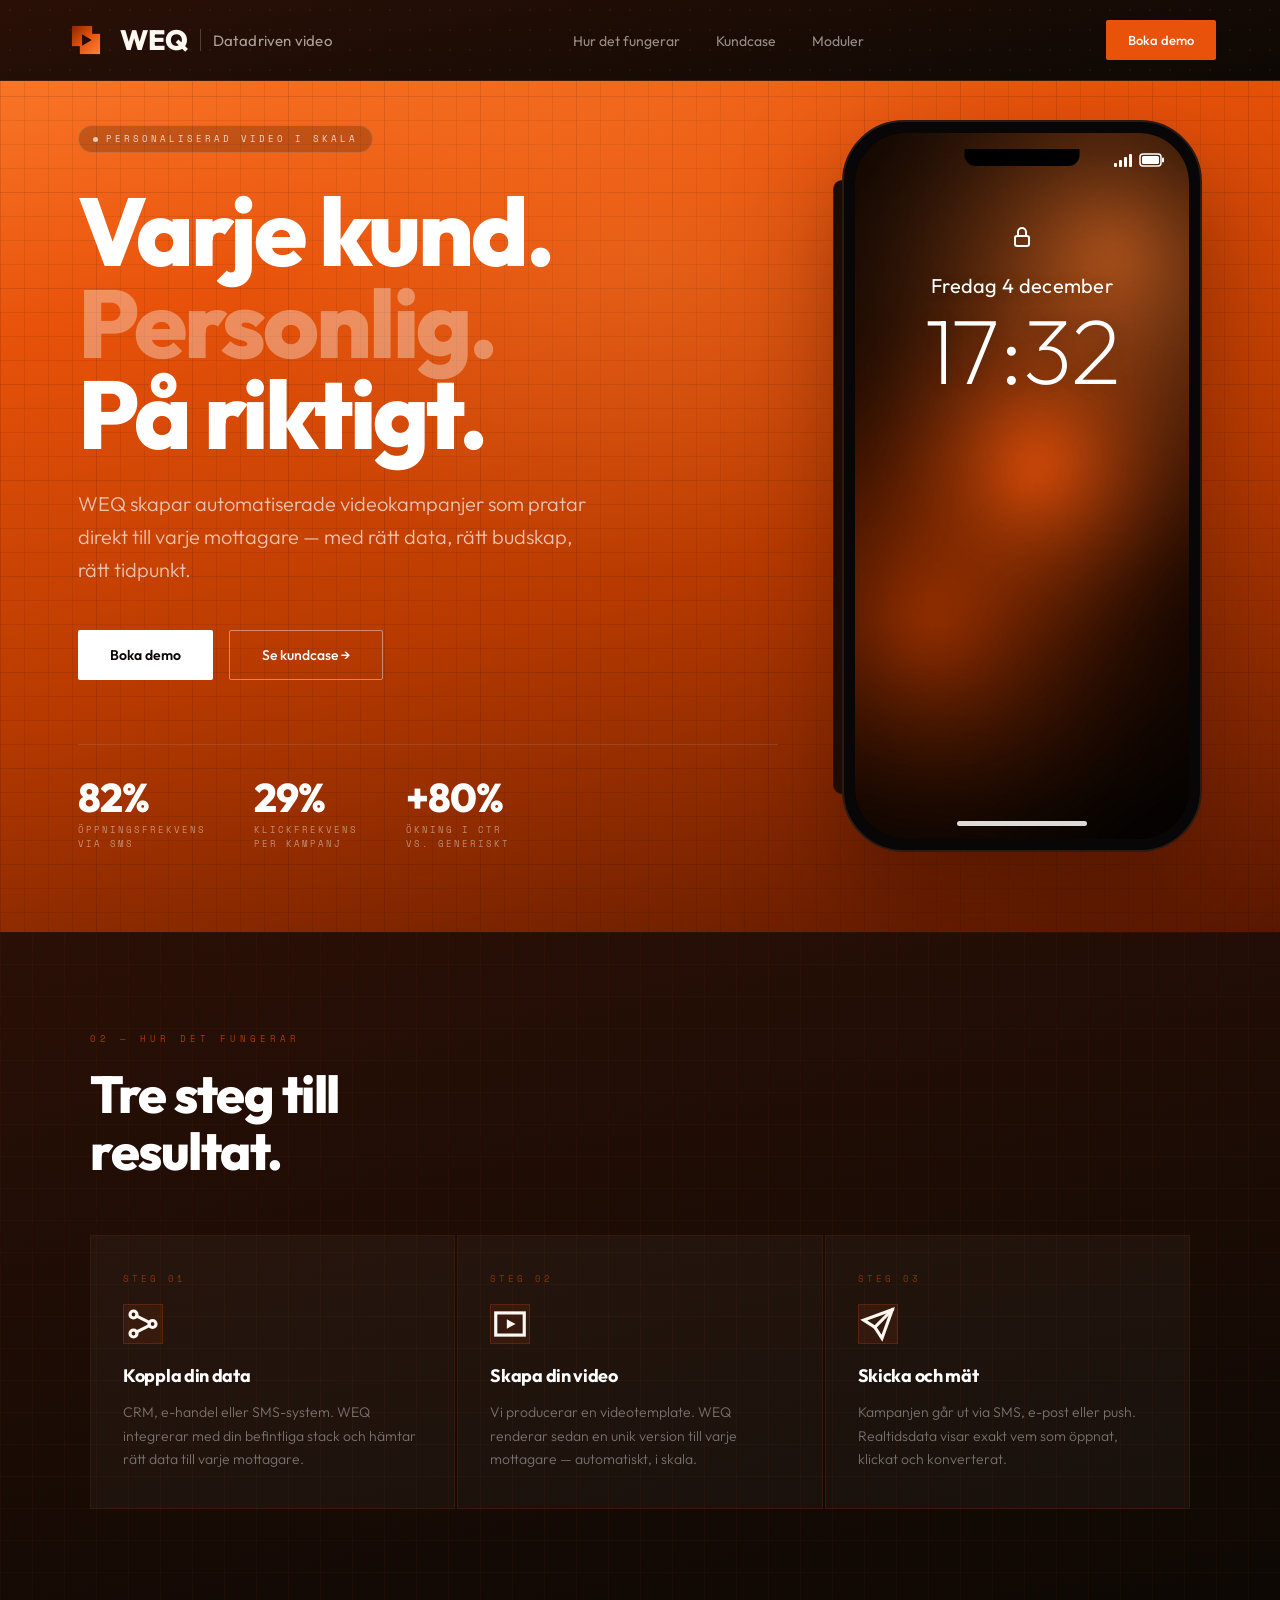
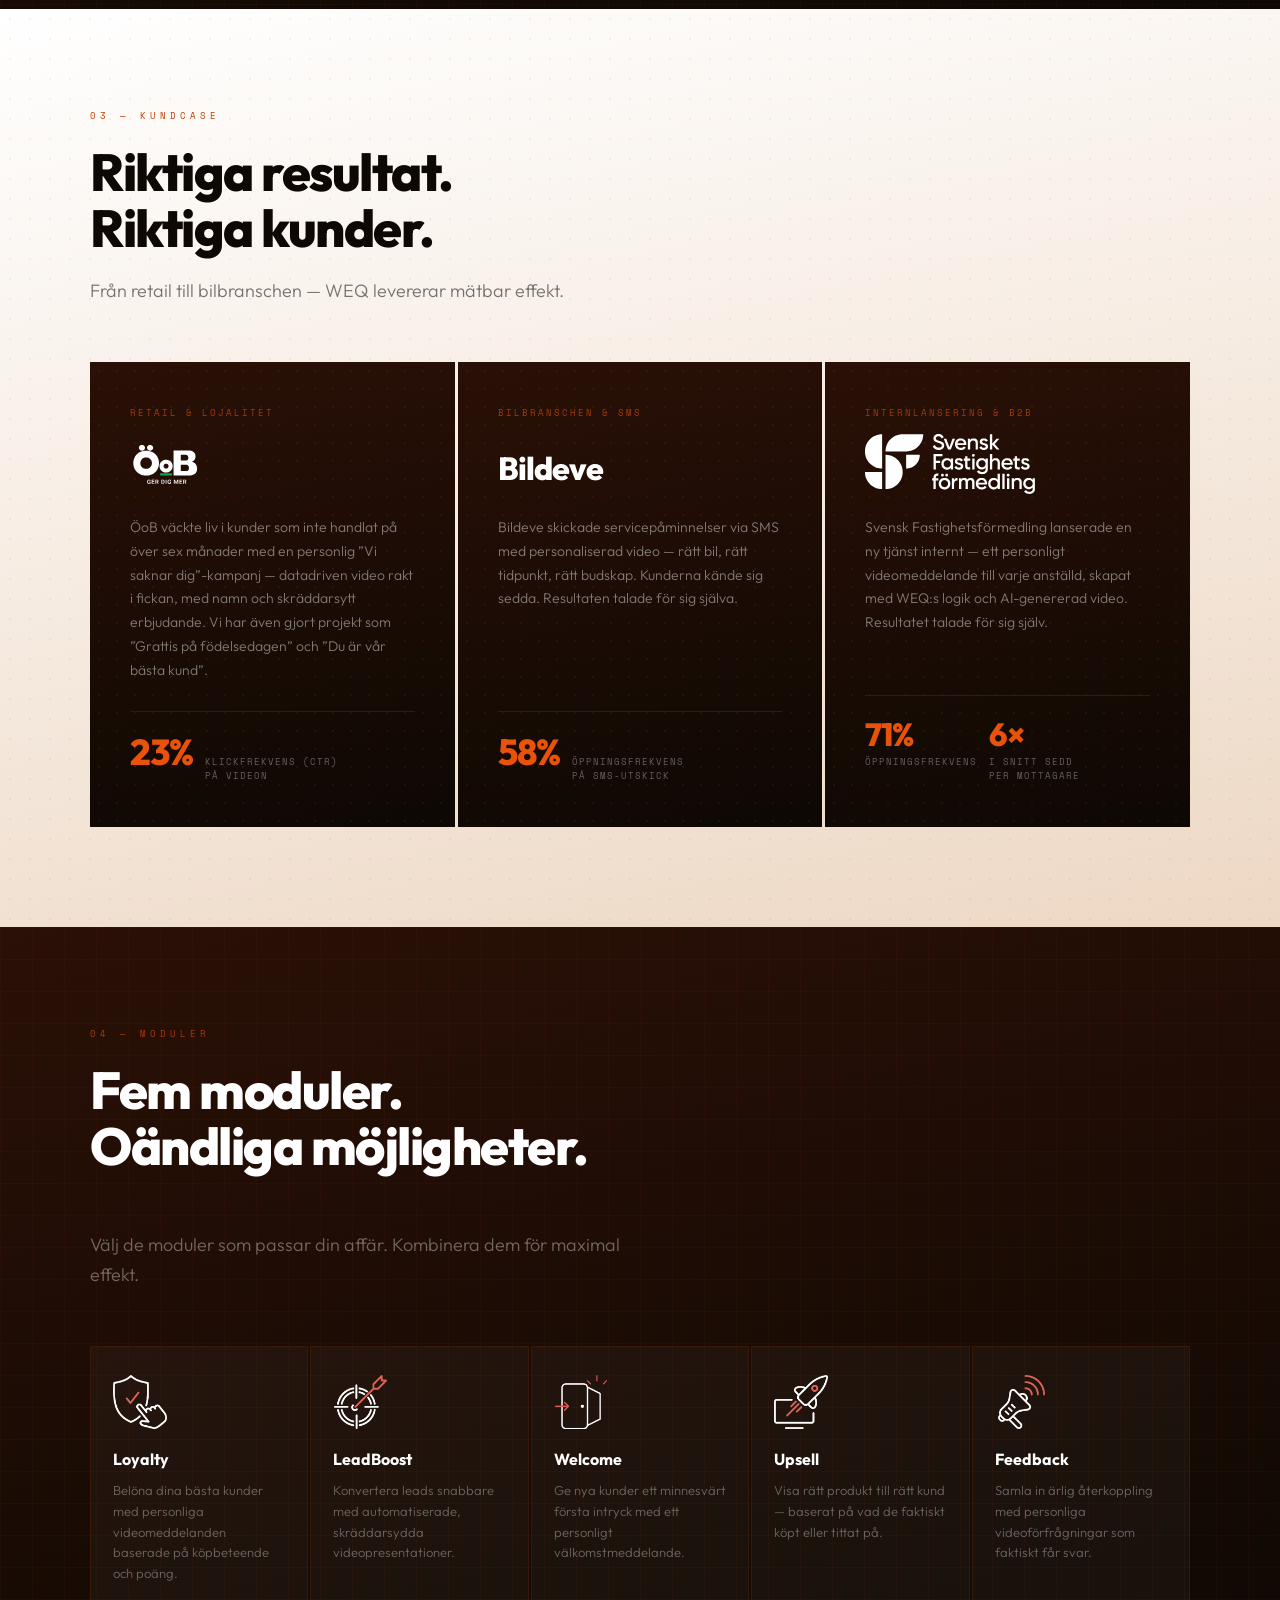
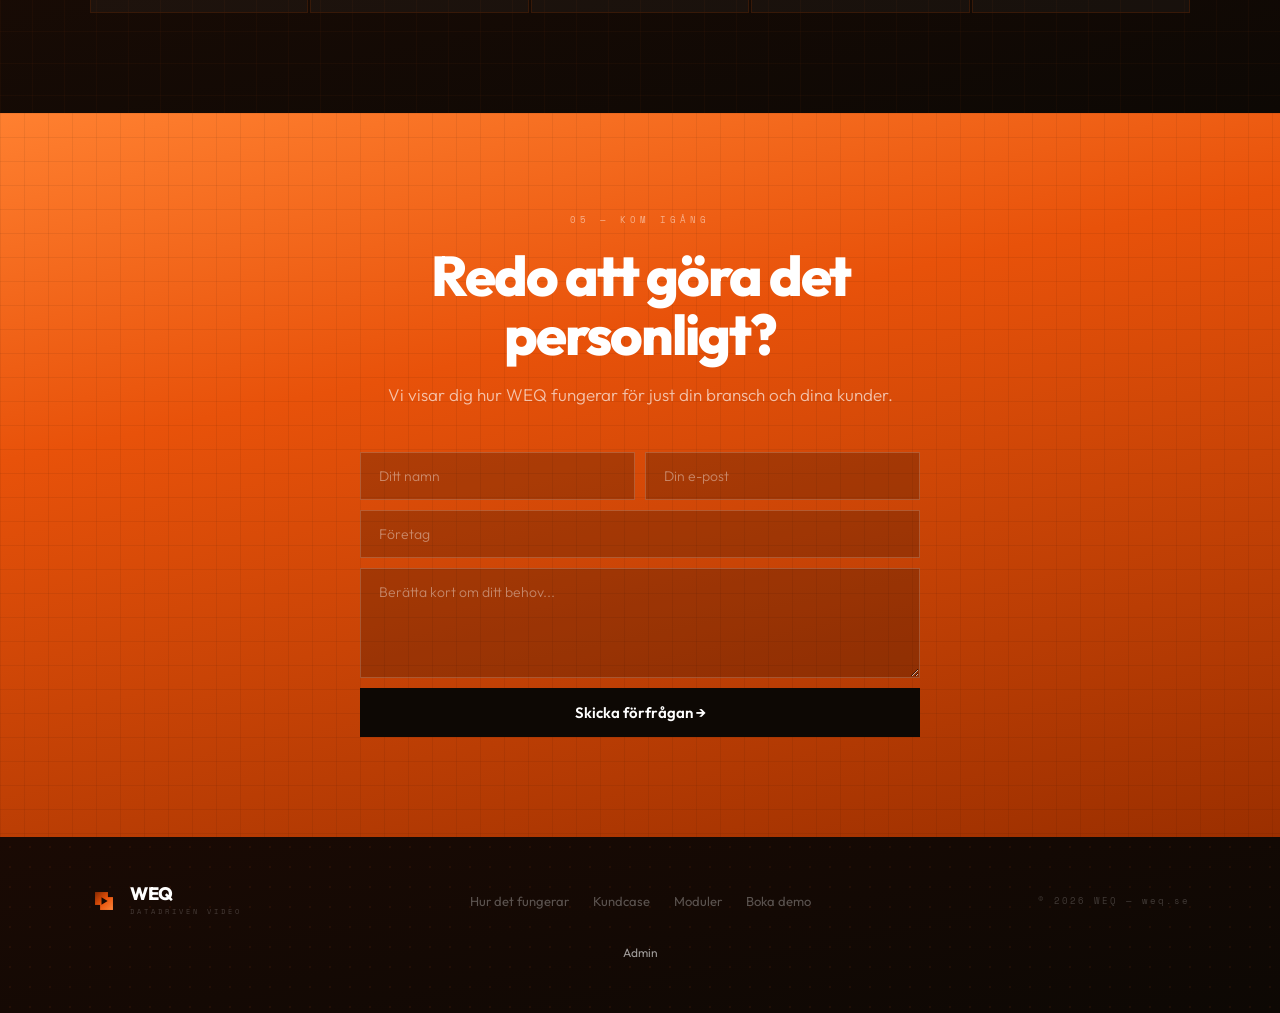
<file: index.html>
<!DOCTYPE html>
<html lang="sv">
<head>
  <meta charset="UTF-8">
  <meta name="viewport" content="width=device-width, initial-scale=1.0">
  <meta name="description" content="WEQ skapar personaliserade videokampanjer i skala. 82% öppningsfrekvens, +80% CTR. Provat av ÖoB och Bildeve.">
  <title>WEQ – Datadriven video i skala</title>
  <meta property="og:title"       content="WEQ – Datadriven video i skala">
  <meta property="og:description" content="Varje kund. Personlig. På riktigt. Datadriven video som levererar.">
  <meta property="og:type"        content="website">
  <meta property="og:url"         content="https://datadrivenvideo.se">
  <link rel="stylesheet" href="css/style.css">
  <!-- ── WEQ: 3D-telefon i hero (inbyggd komponent) ── -->
  <style id="weq-hero-phone">
    .hero { justify-content: center; gap: clamp(24px, 5vw, 88px); }
    .hero-content { flex: 0 1 700px; }
    .hero-visual {
      position: relative; z-index: 1; flex: 0 0 auto;
      display: flex; justify-content: center; align-items: center;
      perspective: 1500px;
      opacity: 0; transform: translateX(140%);
      transition: transform 0.9s cubic-bezier(.22,.61,.36,1), opacity 0.9s ease;
    }
    .hero-visual.weq-in { opacity: 1; transform: translateX(0); }
    .weq-phone {
      position: relative; width: 360px; height: 732px;
      transform-style: preserve-3d;
      animation: weq-float 6s ease-in-out infinite;
    }
    @keyframes weq-float {
      0%,100% { transform: rotateY(-20deg) rotateX(6deg) translateY(0); }
      50%     { transform: rotateY(-17deg) rotateX(5deg) translateY(-14px); }
    }
    .weq-phone-body {
      position: absolute; inset: 0; border-radius: 62px;
      background: #080606; border: 2px solid #2a1c15;
      box-shadow: 0 50px 100px rgba(60,15,0,0.5);
    }
    .weq-phone-edge {
      position: absolute; left: -10px; top: 58px; width: 10px; height: 618px;
      background: #140c07; border-radius: 9px 0 0 9px; transform: translateZ(-10px);
    }
    .weq-phone-screen {
      position: absolute; inset: 13px; border-radius: 50px;
      overflow: hidden; background: #000;
      font-family: 'Outfit', -apple-system, sans-serif;
    }
    /* screen layers */
    .weq-scr { position: absolute; inset: 0; transition: opacity 0.6s ease; }
    .weq-scr.weq-hidden { opacity: 0; pointer-events: none; }
    #weqHome { z-index: 3; }
    #weqLock { z-index: 4; }
    #weqEnd  { z-index: 5; }
    /* shared wallpaper + status */
    .weq-wall {
      position: absolute; inset: 0;
      background: #0D0804 url('assets/weq-wallpaper.jpg') center/cover no-repeat;
    }
    .weq-stat-r { position: absolute; top: 20px; right: 24px; display: flex; align-items: center; gap: 7px; z-index: 6; }
    .weq-stat-r svg { display: block; }
    .weq-stat-time { position: absolute; top: 19px; left: 26px; font-size: 15px; font-weight: 600; color: #fff; z-index: 6; }
    .weq-ind { position: absolute; bottom: 13px; left: 50%; transform: translateX(-50%); width: 130px; height: 5px; border-radius: 3px; background: rgba(255,255,255,0.85); }
    .weq-ind-dark { background: rgba(0,0,0,0.4); }
    /* lockscreen */
    .weq-lock-center { position: absolute; top: 13%; left: 0; right: 0; text-align: center; color: #fff; text-shadow: 0 1px 16px rgba(0,0,0,0.18); }
    .weq-lock-date { font-size: 20px; font-weight: 400; margin-top: 14px; letter-spacing: 0.3px; }
    .weq-lock-time { font-size: 92px; font-weight: 200; line-height: 1.02; letter-spacing: -1px; margin-top: 2px; }
    /* homescreen */
    .weq-grid { position: absolute; top: 66px; left: 22px; right: 22px; display: grid; grid-template-columns: repeat(4,1fr); gap: 20px 18px; }
    .weq-grid > span { aspect-ratio: 1; border-radius: 15px; box-shadow: 0 4px 10px rgba(0,0,0,0.12); }
    .weq-dock { position: absolute; left: 16px; right: 16px; bottom: 16px; height: 90px; border-radius: 30px;
      background: rgba(255,255,255,0.18); backdrop-filter: blur(10px); -webkit-backdrop-filter: blur(10px);
      display: flex; align-items: center; justify-content: space-around; padding: 0 10px; }
    .weq-dock-ic { position: relative; width: 60px; height: 60px; border-radius: 15px; display: flex; align-items: center; justify-content: center; }
    .weq-badge { position: absolute; top: -6px; right: -6px; min-width: 22px; height: 22px; border-radius: 12px;
      background: #ff3b30; border: 2px solid rgba(255,255,255,0.6); color: #fff; font-size: 12px; font-weight: 700;
      display: flex; align-items: center; justify-content: center; padding: 0 5px; opacity: 0; transform: scale(0); }
    .weq-badge.weq-pop { opacity: 1; transform: scale(1); transition: opacity 0.3s, transform 0.45s cubic-bezier(.2,1.4,.4,1); }
    .weq-banner { position: absolute; top: 46px; left: 10px; right: 10px; z-index: 8;
      display: flex; gap: 9px; align-items: flex-start;
      background: rgba(28,18,12,0.66); backdrop-filter: blur(16px); -webkit-backdrop-filter: blur(16px);
      border-radius: 18px; padding: 10px 12px;
      opacity: 0; transform: translateY(-96px); transition: opacity 0.5s, transform 0.55s cubic-bezier(.2,.9,.3,1); }
    .weq-banner.weq-show { opacity: 1; transform: translateY(0); }
    .weq-banner-ic { width: 34px; height: 34px; border-radius: 9px; flex: 0 0 auto;
      background: linear-gradient(160deg,#5be36b,#1faa3a); display: flex; align-items: center; justify-content: center; }
    .weq-banner-txt { flex: 1; min-width: 0; }
    .weq-banner-top { display: flex; justify-content: space-between; font-size: 11px; color: #fff; font-weight: 600; margin-bottom: 2px; }
    .weq-banner-top span:last-child { color: #cbb9aa; font-weight: 400; }
    .weq-banner-msg { font-size: 11px; color: #f2e9e2; line-height: 1.32; }
    /* messages */
    #weqMsg { background: #fff; display: flex; flex-direction: column; z-index: 5; }
    .weq-msg-head { padding: 42px 12px 12px; text-align: center; background: #f7f7fa; border-bottom: 0.5px solid #e3e3e8; }
    .weq-msg-av { width: 52px; height: 52px; border-radius: 50%; background: #E8520A; margin: 0 auto; display: flex; align-items: center; justify-content: center; color: #1a0a02; font-weight: 800; font-size: 18px; }
    .weq-msg-name { font-size: 14px; color: #111; margin-top: 6px; font-weight: 500; }
    .weq-msg-body { flex: 1; padding: 18px 16px; }
    .weq-msg-stamp { text-align: center; font-size: 11px; color: #8a8a90; margin-bottom: 16px; }
    .weq-bubble { max-width: 82%; background: #e9e9eb; color: #111; border-radius: 18px; padding: 10px 14px; font-size: 14px; line-height: 1.42; margin-bottom: 9px; }
    .weq-bubble a { color: #0a7cff; text-decoration: underline; word-break: break-all; border-radius: 4px; padding: 1px 2px; }
    .weq-link.weq-pulse { animation: weq-linkpulse 0.7s ease; }
    @keyframes weq-linkpulse { 0%,100% { background: transparent; } 40% { background: rgba(10,124,255,0.18); } }
    .weq-msg-input { padding: 10px 14px 18px; border-top: 0.5px solid #e3e3e8; }
    .weq-msg-input > div { height: 34px; border: 1px solid #d7d7dc; border-radius: 18px; }
    .weq-msg .weq-stat-time, .weq-msg .weq-stat-r svg rect, .weq-msg .weq-stat-r svg circle { color: #111; }
    /* notch on top of everything */
    .weq-phone-notch { position: absolute; top: 16px; left: 50%; transform: translateX(-50%); width: 115px; height: 17px; background: #000; border-radius: 0 0 11px 11px; z-index: 7; }
    @media (max-width: 1040px) {
      .hero { flex-direction: column; gap: 40px; }
      .hero-content { flex: 1 1 auto; max-width: 760px; }
      .weq-phone { width: 270px; height: 549px; }
      .weq-phone-edge { height: 464px; top: 44px; }
      .weq-lock-time { font-size: 68px; }
      .weq-lock-date { font-size: 16px; }
      .weq-grid { top: 52px; gap: 14px 12px; }
      .weq-dock { height: 70px; border-radius: 24px; }
      .weq-dock-ic { width: 46px; height: 46px; border-radius: 12px; }
      .weq-dock-ic svg { width: 22px; height: 22px; }
      .weq-bubble { font-size: 12px; }
    }
  </style>
</head>
<body>

<!-- ── NAV ── -->
<nav id="nav">
  <a class="nav-logo" href="#">
    <svg width="44" height="44" viewBox="0 0 100 100" fill="none" xmlns="http://www.w3.org/2000/svg" aria-hidden="true">
      <defs>
        <linearGradient id="wMarkNav" x1="14" y1="14" x2="86" y2="86" gradientUnits="userSpaceOnUse">
          <stop offset="0" stop-color="#7A2400"/>
          <stop offset="0.5" stop-color="#E8520A"/>
          <stop offset="1" stop-color="#FF8C42"/>
        </linearGradient>
        <mask id="wMaskNav">
          <rect width="100" height="100" fill="black"/>
          <rect x="18" y="18" width="46" height="46" fill="white"/>
          <rect x="36" y="36" width="46" height="46" fill="white"/>
          <path d="M41 37 L63 50 L41 63 Z" fill="black"/>
        </mask>
      </defs>
      <rect width="100" height="100" fill="url(#wMarkNav)" mask="url(#wMaskNav)"/>
    </svg>
    <span class="nav-wordmark">WEQ</span>
    <span class="nav-divider"></span>
    <span class="nav-payoff">Datadriven video</span>
  </a>
  <ul class="nav-links">
    <li><a href="#how">Hur det fungerar</a></li>
    <li><a href="#cases">Kundcase</a></li>
    <li><a href="#modules">Moduler</a></li>
  </ul>
  <a href="#contact" class="btn-nav">Boka demo</a>
</nav>

<!-- ── HERO ── -->
<section class="hero">
  <div class="hero-grid"></div>
  <div class="hero-glow"></div>
  <div class="hero-content">
    <div class="hero-badge">
      <span class="hero-badge-dot"></span>
      Personaliserad video i skala
    </div>
    <h1 class="hero-h1">
      Varje kund.<br>
      <span>Personlig.</span><br>
      På riktigt.
    </h1>
    <p class="hero-sub">WEQ skapar automatiserade videokampanjer som pratar direkt till varje mottagare — med rätt data, rätt budskap, rätt tidpunkt.</p>
    <div class="hero-btns">
      <a href="#contact" class="btn-primary">Boka demo</a>
      <a href="#cases" class="btn-ghost">Se kundcase →</a>
    </div>
    <div class="hero-stats">
      <div class="hero-stat">
        <span class="hero-stat-val" data-target="82" data-suffix="%">0%</span>
        <span class="hero-stat-lbl">Öppnings&shy;frekvens<br>via SMS</span>
      </div>
      <div class="hero-stat">
        <span class="hero-stat-val" data-target="29" data-suffix="%">0%</span>
        <span class="hero-stat-lbl">Klick&shy;frekvens<br>per kampanj</span>
      </div>
      <div class="hero-stat">
        <span class="hero-stat-val" data-target="80" data-suffix="%" data-prefix="+">0%</span>
        <span class="hero-stat-lbl">Ökning i CTR<br>vs. generiskt</span>
      </div>
    </div>
  </div>

  <!-- ── 3D-telefon: iOS-sekvens (låsskärm → hemskärm → notis → meddelande) ── -->
  <div class="hero-visual">
    <div class="weq-phone">
      <div class="weq-phone-body"></div>
      <div class="weq-phone-edge"></div>
      <div class="weq-phone-screen">

        <!-- HEMSKÄRM -->
        <div class="weq-scr weq-hidden" id="weqHome">
          <div class="weq-wall"></div>
          <div class="weq-stat-time" id="weqHomeTime">09:41</div>
          <div class="weq-stat-r">
            <svg width="18" height="13" viewBox="0 0 18 13" fill="#fff"><rect x="0" y="9" width="3" height="4" rx="1"/><rect x="5" y="6" width="3" height="7" rx="1"/><rect x="10" y="3" width="3" height="10" rx="1"/><rect x="15" y="0" width="3" height="13" rx="1"/></svg>
            <svg width="26" height="14" viewBox="0 0 26 14" fill="none"><rect x="1" y="1" width="21" height="12" rx="3" stroke="#fff" stroke-width="1.5"/><rect x="3" y="3" width="17" height="8" rx="1.5" fill="#fff"/><rect x="23" y="4.5" width="2" height="5" rx="1" fill="#fff"/></svg>
          </div>
          <div class="weq-grid" id="weqGrid"></div>
          <div class="weq-banner" id="weqBanner">
            <div class="weq-banner-ic"><svg width="20" height="20" viewBox="0 0 24 24" fill="#fff"><path d="M12 3C6.5 3 2 6.6 2 11c0 2.5 1.4 4.7 3.6 6.2L5 21l4.2-2.3c.9.2 1.8.3 2.8.3 5.5 0 10-3.6 10-8s-4.5-8-10-8z"/></svg></div>
            <div class="weq-banner-txt">
              <div class="weq-banner-top"><span>WEQ.SE</span><span>nu</span></div>
              <div class="weq-banner-msg">Hejsan Charlie! 🎉 Idag fyller du år — stort grattis! Tryck för din hälsning.</div>
            </div>
          </div>
          <div class="weq-dock">
            <div class="weq-dock-ic" style="background:linear-gradient(160deg,#5be36b,#1faa3a)"><svg width="28" height="28" viewBox="0 0 24 24" fill="#fff"><path d="M6.6 10.8a14 14 0 0 0 6.6 6.6l2.2-2.2a1 1 0 0 1 1-.24 11 11 0 0 0 3.5.56 1 1 0 0 1 1 1V20a1 1 0 0 1-1 1A17 17 0 0 1 3 4a1 1 0 0 1 1-1h3.5a1 1 0 0 1 1 1 11 11 0 0 0 .56 3.5 1 1 0 0 1-.24 1z"/></svg></div>
            <div class="weq-dock-ic" style="background:linear-gradient(160deg,#37b6ff,#1573e6)"><svg width="30" height="30" viewBox="0 0 24 24" fill="none" stroke="#fff" stroke-width="2"><circle cx="12" cy="12" r="9"/><polygon points="15.5,8.5 11,11 8.5,15.5 13,13" fill="#fff" stroke="none"/></svg></div>
            <div class="weq-dock-ic" style="background:linear-gradient(160deg,#5be36b,#1faa3a)"><svg width="29" height="29" viewBox="0 0 24 24" fill="#fff"><path d="M12 3C6.5 3 2 6.6 2 11c0 2.5 1.4 4.7 3.6 6.2L5 21l4.2-2.3c.9.2 1.8.3 2.8.3 5.5 0 10-3.6 10-8s-4.5-8-10-8z"/></svg><div class="weq-badge" id="weqBadge">1</div></div>
            <div class="weq-dock-ic" style="background:linear-gradient(160deg,#fb5c74,#e0314f)"><svg width="26" height="26" viewBox="0 0 24 24" fill="#fff"><path d="M9 17V5l10-2v12" stroke="#fff" stroke-width="2" fill="none"/><circle cx="7" cy="17" r="2.4"/><circle cx="17" cy="15" r="2.4"/></svg></div>
          </div>
          <div class="weq-ind"></div>
        </div>

        <!-- LÅSSKÄRM -->
        <div class="weq-scr" id="weqLock">
          <div class="weq-wall"></div>
          <div class="weq-stat-r">
            <svg width="18" height="13" viewBox="0 0 18 13" fill="#fff"><rect x="0" y="9" width="3" height="4" rx="1"/><rect x="5" y="6" width="3" height="7" rx="1"/><rect x="10" y="3" width="3" height="10" rx="1"/><rect x="15" y="0" width="3" height="13" rx="1"/></svg>
            <svg width="26" height="14" viewBox="0 0 26 14" fill="none"><rect x="1" y="1" width="21" height="12" rx="3" stroke="#fff" stroke-width="1.5"/><rect x="3" y="3" width="17" height="8" rx="1.5" fill="#fff"/><rect x="23" y="4.5" width="2" height="5" rx="1" fill="#fff"/></svg>
          </div>
          <div class="weq-lock-center">
            <svg width="24" height="24" viewBox="0 0 24 24" fill="none" stroke="#fff" stroke-width="2" stroke-linecap="round" stroke-linejoin="round"><rect x="5" y="11" width="14" height="10" rx="2"/><path d="M8 11V7a4 4 0 0 1 8 0v4"/></svg>
            <div class="weq-lock-date" id="weqDate">—</div>
            <div class="weq-lock-time" id="weqTime">—</div>
          </div>
          <div class="weq-ind"></div>
        </div>

        <!-- SMS / MEDDELANDE: läs själva texten -->
        <div class="weq-scr weq-hidden" id="weqMsg">
          <div class="weq-msg-head">
            <div class="weq-msg-av">W</div>
            <div class="weq-msg-name">WEQ.SE</div>
          </div>
          <div class="weq-msg-body">
            <div class="weq-msg-stamp">Imeddelande · idag <span id="weqMsgTime">09:41</span></div>
            <div class="weq-bubble">Hejsan Charlie! 🎉 Idag fyller du år — stort grattis!<br><br>Tryck på länken för din personliga grattishälsning 👇<br><a class="weq-link" id="weqLink" href="#contact">weq.se/grattis/charlie</a></div>
          </div>
          <div class="weq-msg-input"><div></div></div>
          <div class="weq-ind weq-ind-dark"></div>
        </div>

        <!-- SLUTBILD: personlig landningssida -->
        <div class="weq-scr weq-hidden" id="weqEnd" style="z-index:6;background:#000">
          <img src="assets/weq-slutbild.png" alt="Personlig grattishälsning från WEQ" style="position:absolute;inset:0;width:100%;height:100%;object-fit:cover;object-position:top">
        </div>

        <div class="weq-phone-notch"></div>
      </div>
    </div>
  </div>
</section>

<!-- ── HOW IT WORKS ── -->
<section id="how" class="section-dark">
  <div class="section-bg-grid"></div>
  <div class="section-inner">
    <span class="eyebrow reveal">02 — Hur det fungerar</span>
    <h2 class="section-title reveal" data-delay="80">Tre steg till<br>resultat.</h2>
    <div class="steps">
      <div class="step reveal" data-delay="0">
        <div class="step-num">Steg 01</div>
        <div class="step-icon"><svg viewBox="0 0 24 24" fill="none" stroke="currentColor" stroke-width="2" stroke-linecap="square" stroke-linejoin="miter"><circle cx="6" cy="6" r="2.2"/><circle cx="6" cy="18" r="2.2"/><circle cx="18" cy="12" r="2.2"/><line x1="8" y1="7" x2="16" y2="11"/><line x1="8" y1="17" x2="16" y2="13"/></svg></div>
        <h3>Koppla din data</h3>
        <p>CRM, e-handel eller SMS-system. WEQ integrerar med din befintliga stack och hämtar rätt data till varje mottagare.</p>
      </div>
      <div class="step reveal" data-delay="100">
        <div class="step-num">Steg 02</div>
        <div class="step-icon"><svg viewBox="0 0 24 24" fill="none" stroke="currentColor" stroke-width="2" stroke-linecap="square" stroke-linejoin="miter"><rect x="3" y="5" width="18" height="14"/><polygon points="10,9 15.5,12 10,15" fill="currentColor" stroke="none"/></svg></div>
        <h3>Skapa din video</h3>
        <p>Vi producerar en videotemplate. WEQ renderar sedan en unik version till varje mottagare — automatiskt, i skala.</p>
      </div>
      <div class="step reveal" data-delay="200">
        <div class="step-num">Steg 03</div>
        <div class="step-icon"><svg viewBox="0 0 24 24" fill="none" stroke="currentColor" stroke-width="2" stroke-linecap="square" stroke-linejoin="miter"><line x1="21" y1="3" x2="10" y2="14"/><polygon points="21,3 14.5,21 10,14 3,9.5" fill="none"/></svg></div>
        <h3>Skicka och mät</h3>
        <p>Kampanjen går ut via SMS, e-post eller push. Realtidsdata visar exakt vem som öppnat, klickat och konverterat.</p>
      </div>
    </div>
  </div>
</section>

<!-- ── CASES ── -->
<section id="cases" class="section-cream">
  <div class="section-bg-dots-cream"></div>
  <div class="section-inner">
    <span class="eyebrow-dark reveal">03 — Kundcase</span>
    <h2 class="section-title-dark reveal" data-delay="80">Riktiga resultat.<br>Riktiga kunder.</h2>
    <p class="section-lead-dark reveal" data-delay="160">Från retail till bilbranschen — WEQ levererar mätbar effekt.</p>
    <div class="cases-grid">
      <div class="case-card reveal" data-delay="0">
        <div class="case-bg-dots"></div>
        <div class="case-inner">
          <div class="case-tag">Retail &amp; Lojalitet</div>
          <img class="case-logo" src="assets/oob-logo-white.svg" alt="ÖoB – Ger dig mer">
          <p class="case-desc">ÖoB väckte liv i kunder som inte handlat på över sex månader med en personlig &rdquo;Vi saknar dig&rdquo;-kampanj — datadriven video rakt i fickan, med namn och skräddarsytt erbjudande. Vi har även gjort projekt som &rdquo;Grattis på födelsedagen&rdquo; och &rdquo;Du är vår bästa kund&rdquo;.</p>
          <div class="case-result">
            <span class="case-result-val" data-target="32" data-suffix="%">32%</span>
            <span class="case-result-lbl">Klickfrekvens (CTR)<br>på videon</span>
          </div>
        </div>
      </div>
      <div class="case-card reveal" data-delay="120">
        <div class="case-bg-dots"></div>
        <div class="case-inner">
          <div class="case-tag">Bilbranschen &amp; SMS</div>
          <h3 class="case-client">Bildeve</h3>
          <p class="case-desc">Bildeve skickade servicepåminnelser via SMS med personaliserad video — rätt bil, rätt tidpunkt, rätt budskap. Kunderna kände sig sedda. Resultaten talade för sig själva.</p>
          <div class="case-result">
            <span class="case-result-val" data-target="82" data-suffix="%">82%</span>
            <span class="case-result-lbl">Öppnings&shy;frekvens<br>på SMS-utskick</span>
          </div>
        </div>
      </div>
      <div class="case-card reveal" data-delay="240">
        <div class="case-bg-dots"></div>
        <div class="case-inner">
          <div class="case-tag">Internlansering &amp; B2B</div>
          <img class="case-logo" src="assets/sf-logo-white.svg" alt="Svensk Fastighetsförmedling">
          <p class="case-desc">Svensk Fastighetsförmedling lanserade en ny tjänst internt — ett personligt videomeddelande till varje anställd, skapat med WEQ:s logik och AI-genererad video. Resultatet talade för sig själv.</p>
          <div class="case-result case-result-duo">
            <div><span class="case-result-val" data-target="100" data-suffix="%">100%</span><span class="case-result-lbl">Öppnings&shy;frekvens</span></div>
            <div><span class="case-result-val" data-target="8" data-suffix="×">8×</span><span class="case-result-lbl">I snitt sedd<br>per mottagare</span></div>
          </div>
        </div>
      </div>
    </div>
  </div>
</section>

<!-- ── MODULES ── -->
<section id="modules" class="section-dark">
  <div class="section-bg-grid"></div>
  <div class="section-inner">
    <span class="eyebrow reveal">04 — Moduler</span>
    <h2 class="section-title reveal" data-delay="80">Fem moduler.<br>Oändliga möjligheter.</h2>
    <p class="section-lead reveal" data-delay="160">Välj de moduler som passar din affär. Kombinera dem för maximal effekt.</p>
    <div class="modules-grid">
      <div class="module reveal" data-delay="0">
        <div class="module-icon"><img src="assets/modules/loyalty.png" alt="" loading="lazy"></div>
        <h3>Loyalty</h3>
        <p>Belöna dina bästa kunder med personliga videomeddelanden baserade på köpbeteende och poäng.</p>
      </div>
      <div class="module reveal" data-delay="60">
        <div class="module-icon"><img src="assets/modules/leadboost.png" alt="" loading="lazy"></div>
        <h3>LeadBoost</h3>
        <p>Konvertera leads snabbare med automatiserade, skräddarsydda videopresentationer.</p>
      </div>
      <div class="module reveal" data-delay="120">
        <div class="module-icon"><img src="assets/modules/welcome.png" alt="" loading="lazy"></div>
        <h3>Welcome</h3>
        <p>Ge nya kunder ett minnesvärt första intryck med ett personligt välkomstmeddelande.</p>
      </div>
      <div class="module reveal" data-delay="180">
        <div class="module-icon"><img src="assets/modules/upsell.png" alt="" loading="lazy"></div>
        <h3>Upsell</h3>
        <p>Visa rätt produkt till rätt kund — baserat på vad de faktiskt köpt eller tittat på.</p>
      </div>
      <div class="module reveal" data-delay="240">
        <div class="module-icon"><img src="assets/modules/feedback.png" alt="" loading="lazy"></div>
        <h3>Feedback</h3>
        <p>Samla in ärlig återkoppling med personliga videoförfrågningar som faktiskt får svar.</p>
      </div>
    </div>
  </div>
</section>

<!-- ── CTA / CONTACT ── -->
<section id="contact" class="section-orange">
  <div class="section-bg-grid-dark"></div>
  <div class="cta-inner">
    <span class="eyebrow-light reveal">05 — Kom igång</span>
    <h2 class="cta-title reveal" data-delay="80">Redo att göra det<br>personligt?</h2>
    <p class="cta-sub reveal" data-delay="160">Vi visar dig hur WEQ fungerar för just din bransch och dina kunder.</p>
    <form id="contactForm" class="cta-form reveal" data-delay="240">
      <div class="cta-form-row">
        <input type="text"  name="name"    placeholder="Ditt namn"   required>
        <input type="email" name="email"   placeholder="Din e-post"  required>
      </div>
      <input type="text" name="company" placeholder="Företag">
      <textarea name="message" placeholder="Berätta kort om ditt behov..."></textarea>
      <button type="submit" class="btn-cta-submit">Skicka förfrågan →</button>
    </form>
  </div>
</section>

<!-- ── FOOTER ── -->
<footer>
  <div class="footer-bg-dots"></div>
  <div class="footer-inner">
    <a class="footer-logo" href="#">
      <svg width="28" height="28" viewBox="0 0 100 100" fill="none" xmlns="http://www.w3.org/2000/svg" aria-hidden="true">
        <defs>
          <linearGradient id="wMarkFoot" x1="14" y1="14" x2="86" y2="86" gradientUnits="userSpaceOnUse">
            <stop offset="0" stop-color="#7A2400"/>
            <stop offset="0.5" stop-color="#E8520A"/>
            <stop offset="1" stop-color="#FF8C42"/>
          </linearGradient>
          <mask id="wMaskFoot">
            <rect width="100" height="100" fill="black"/>
            <rect x="18" y="18" width="46" height="46" fill="white"/>
            <rect x="36" y="36" width="46" height="46" fill="white"/>
            <path d="M41 37 L63 50 L41 63 Z" fill="black"/>
          </mask>
        </defs>
        <rect width="100" height="100" fill="url(#wMarkFoot)" mask="url(#wMaskFoot)"/>
      </svg>
      <div>
        <div class="footer-wordmark">WEQ</div>
        <div class="footer-payoff">Datadriven video</div>
      </div>
    </a>
    <nav class="footer-nav">
      <a href="#how">Hur det fungerar</a>
      <a href="#cases">Kundcase</a>
      <a href="#modules">Moduler</a>
      <a href="#contact">Boka demo</a>
    </nav>
    <span class="footer-copy">© 2026 WEQ — weq.se</span>
  </div>
  <div class="footer-admin">
    <a href="https://weqonect-api.azurewebsites.net/Identity/Account/Login" target="_blank" rel="noopener noreferrer">Admin</a>
  </div>
</footer>

<!-- ── WEQ: iOS-sekvens (låsskärm → hemskärm → notis → meddelande) ── -->
<script>
(function(){
  function cap(s){ return s ? s.charAt(0).toUpperCase()+s.slice(1) : s; }
  function clock(){
    var n=new Date();
    var t=new Intl.DateTimeFormat('sv-SE',{hour:'2-digit',minute:'2-digit'}).format(n);
    var d=cap(new Intl.DateTimeFormat('sv-SE',{weekday:'long',day:'numeric',month:'long'}).format(n));
    [['weqTime',t],['weqDate',d],['weqHomeTime',t],['weqMsgTime',t]].forEach(function(p){
      var e=document.getElementById(p[0]); if(e) e.textContent=p[1];
    });
  }
  clock(); setInterval(clock,1000);

  // app-ikoner (trovärdig hemskärm)
  var apps=[
    ['Mail','#37b6ff,#1573e6','<path d="M2 6h20v12H2z"/><path d="M2 6l10 7 10-7" fill="none" stroke="#1573e6" stroke-width="1.6"/>'],
    ['Kalender','#ffffff,#f1f1f4','<rect x="3" y="4" width="18" height="17" rx="2" fill="#fff"/><rect x="3" y="4" width="18" height="5" rx="2" fill="#ff3b30"/><text x="12" y="18" font-size="9" fill="#ff3b30" text-anchor="middle" font-family="Outfit">12</text>'],
    ['Foton','#ffd23d,#ffae00','<path d="M12 8a4 4 0 1 0 0 8 4 4 0 0 0 0-8z"/>'],
    ['Kamera','#8a93a3,#535b69','<rect x="3" y="7" width="18" height="12" rx="3"/><circle cx="12" cy="13" r="3.4" fill="#535b69"/><rect x="8" y="5" width="6" height="3" rx="1"/>'],
    ['Kartor','#6be3a1,#1faa6a','<path d="M9 3 3 5v16l6-2 6 2 6-2V3l-6 2-6-2z" fill="#fff"/><circle cx="12" cy="9" r="2.4" fill="#1faa6a"/>'],
    ['Klocka','#1a1a1a,#000000','<circle cx="12" cy="12" r="9" fill="#fff"/><path d="M12 7v5l3 2" stroke="#000" stroke-width="1.6" fill="none"/>'],
    ['Väder','#37b6ff,#1573e6','<circle cx="9" cy="10" r="3.4" fill="#ffd23d"/><path d="M8 16h8a3 3 0 0 0 0-6 4 4 0 0 0-7.5-1" fill="#fff"/>'],
    ['Anteckn.','#ffe08a,#ffc83d','<rect x="5" y="3" width="14" height="18" rx="2" fill="#fff"/><path d="M8 8h8M8 12h8M8 16h5" stroke="#caa400" stroke-width="1.4"/>'],
    ['Påminn.','#ffffff,#f1f1f4','<circle cx="8" cy="8" r="2" fill="#ff3b30"/><circle cx="8" cy="14" r="2" fill="#37b6ff"/><path d="M12 8h7M12 14h7" stroke="#888" stroke-width="1.6"/>'],
    ['Aktier','#1a1a1a,#000000','<path d="M3 17l5-5 4 3 7-8" stroke="#5be36b" stroke-width="2" fill="none"/>'],
    ['Nyheter','#fb5c74,#e0314f','<rect x="4" y="4" width="16" height="16" rx="2" fill="#fff"/><path d="M7 8h10M7 12h10M7 16h6" stroke="#e0314f" stroke-width="1.6"/>'],
    ['Inställn.','#b0b6c2,#6b7280','<circle cx="12" cy="12" r="4" fill="none" stroke="#fff" stroke-width="2"/><circle cx="12" cy="12" r="8.5" fill="none" stroke="#fff" stroke-width="1.4" stroke-dasharray="2 3"/>'],
    ['App Store','#37b6ff,#1573e6','<text x="12" y="17" font-size="14" fill="#fff" text-anchor="middle" font-family="Outfit" font-weight="800">A</text>'],
    ['Hälsa','#ffffff,#f1f1f4','<path d="M12 20s-7-4.3-7-9a4 4 0 0 1 7-2.6A4 4 0 0 1 19 11c0 4.7-7 9-7 9z" fill="#ff3b30"/>'],
    ['Plånbok','#1a1a1a,#000000','<rect x="4" y="7" width="16" height="11" rx="2" fill="#fff"/><rect x="4" y="9" width="16" height="3" fill="#ffd23d"/>'],
    ['FaceTime','#5be36b,#1faa3a','<rect x="3" y="7" width="12" height="10" rx="2"/><path d="M15 11l6-3v8l-6-3z"/>']
  ];
  var grid=document.getElementById('weqGrid');
  if(grid){ apps.forEach(function(a){
    var w=document.createElement('div');
    w.style.cssText='display:flex;flex-direction:column;align-items:center;gap:4px';
    w.innerHTML='<div style="width:100%;aspect-ratio:1;border-radius:24%;background:linear-gradient(160deg,'+a[1]+');box-shadow:0 4px 9px rgba(0,0,0,.14);display:flex;align-items:center;justify-content:center"><svg width="60%" height="60%" viewBox="0 0 24 24" fill="#fff">'+a[2]+'</svg></div><span style="font-size:9px;color:#fff;text-shadow:0 1px 2px rgba(0,0,0,.4);white-space:nowrap">'+a[0]+'</span>';
    grid.appendChild(w);
  }); }

  // tidslinje
  var lock=document.getElementById('weqLock'), home=document.getElementById('weqHome'),
      badge=document.getElementById('weqBadge'), banner=document.getElementById('weqBanner'),
      msg=document.getElementById('weqMsg'), link=document.getElementById('weqLink'),
      end=document.getElementById('weqEnd');
  function run(){
    lock.classList.remove('weq-hidden');
    home.classList.add('weq-hidden'); msg.classList.add('weq-hidden'); end.classList.add('weq-hidden');
    if(badge) badge.classList.remove('weq-pop');
    if(banner) banner.classList.remove('weq-show');
    if(link) link.classList.remove('weq-pulse');
    // 1) Låsskärm  →  2) Hemskärm
    setTimeout(function(){ lock.classList.add('weq-hidden'); home.classList.remove('weq-hidden'); }, 2600);
    // 3) Notis: badge + banner
    setTimeout(function(){ if(badge) badge.classList.add('weq-pop'); if(banner) banner.classList.add('weq-show'); }, 3700);
    // 4) Läs SMS:et
    setTimeout(function(){ home.classList.add('weq-hidden'); msg.classList.remove('weq-hidden'); }, 5800);
    setTimeout(function(){ if(link) link.classList.add('weq-pulse'); }, 7800);
    // 5) Slutbild (uppladdad)
    setTimeout(function(){ msg.classList.add('weq-hidden'); end.classList.remove('weq-hidden'); }, 8700);
    setTimeout(run, 13500);
  }
  run();

  // Telefonen glider in från höger vid laddning, ut/in vid scroll
  // — ligger kvar så länge den syns i vyn, glider ut först när den nästan scrollat ur bild
  var vis=document.querySelector('.hero-visual');
  function slide(){
    if(!vis) return;
    var r=vis.getBoundingClientRect();
    var vh=window.innerHeight||document.documentElement.clientHeight;
    if(r.top < vh*0.85 && r.bottom > vh*0.12) vis.classList.add('weq-in');
    else vis.classList.remove('weq-in');
  }
  setTimeout(slide, 300);
  window.addEventListener('scroll', slide, {passive:true});
  window.addEventListener('resize', slide, {passive:true});
})();
</script>
<script src="js/main.js"></script>
</body>
</html>
</file>
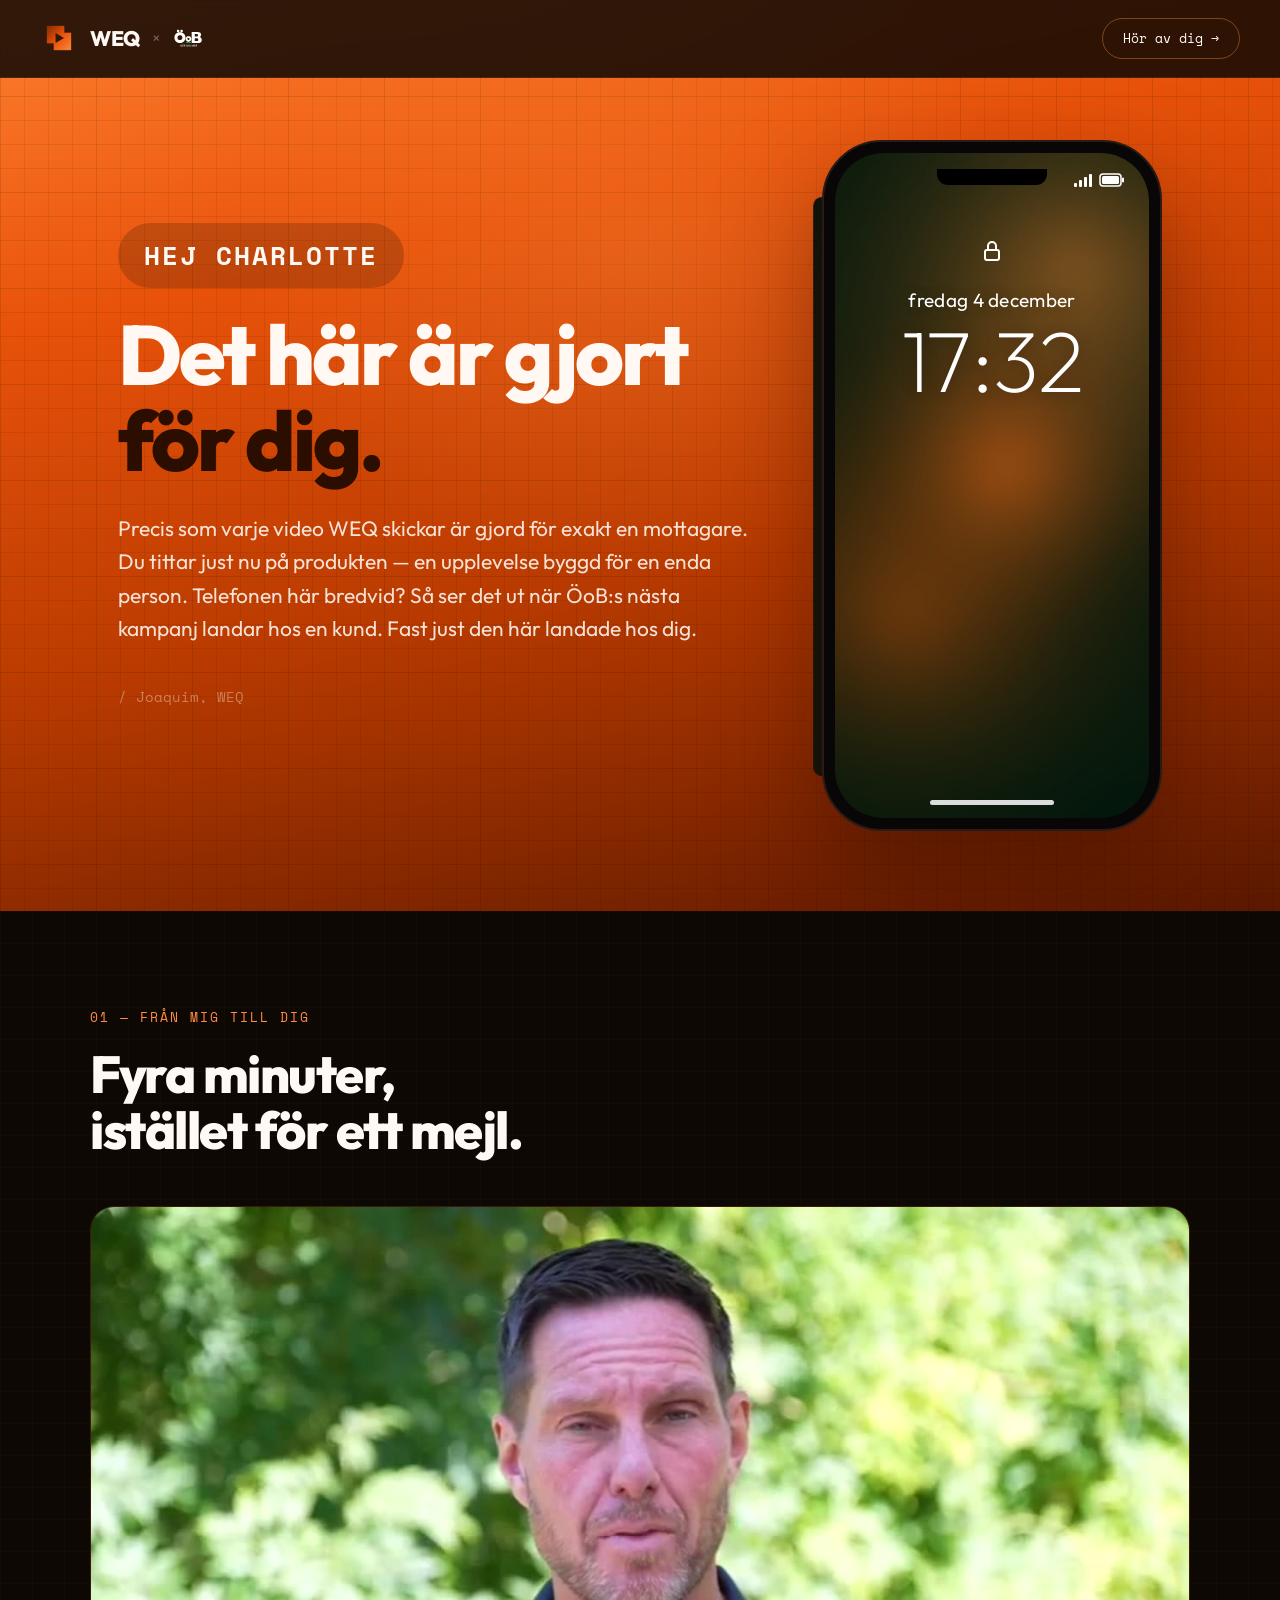
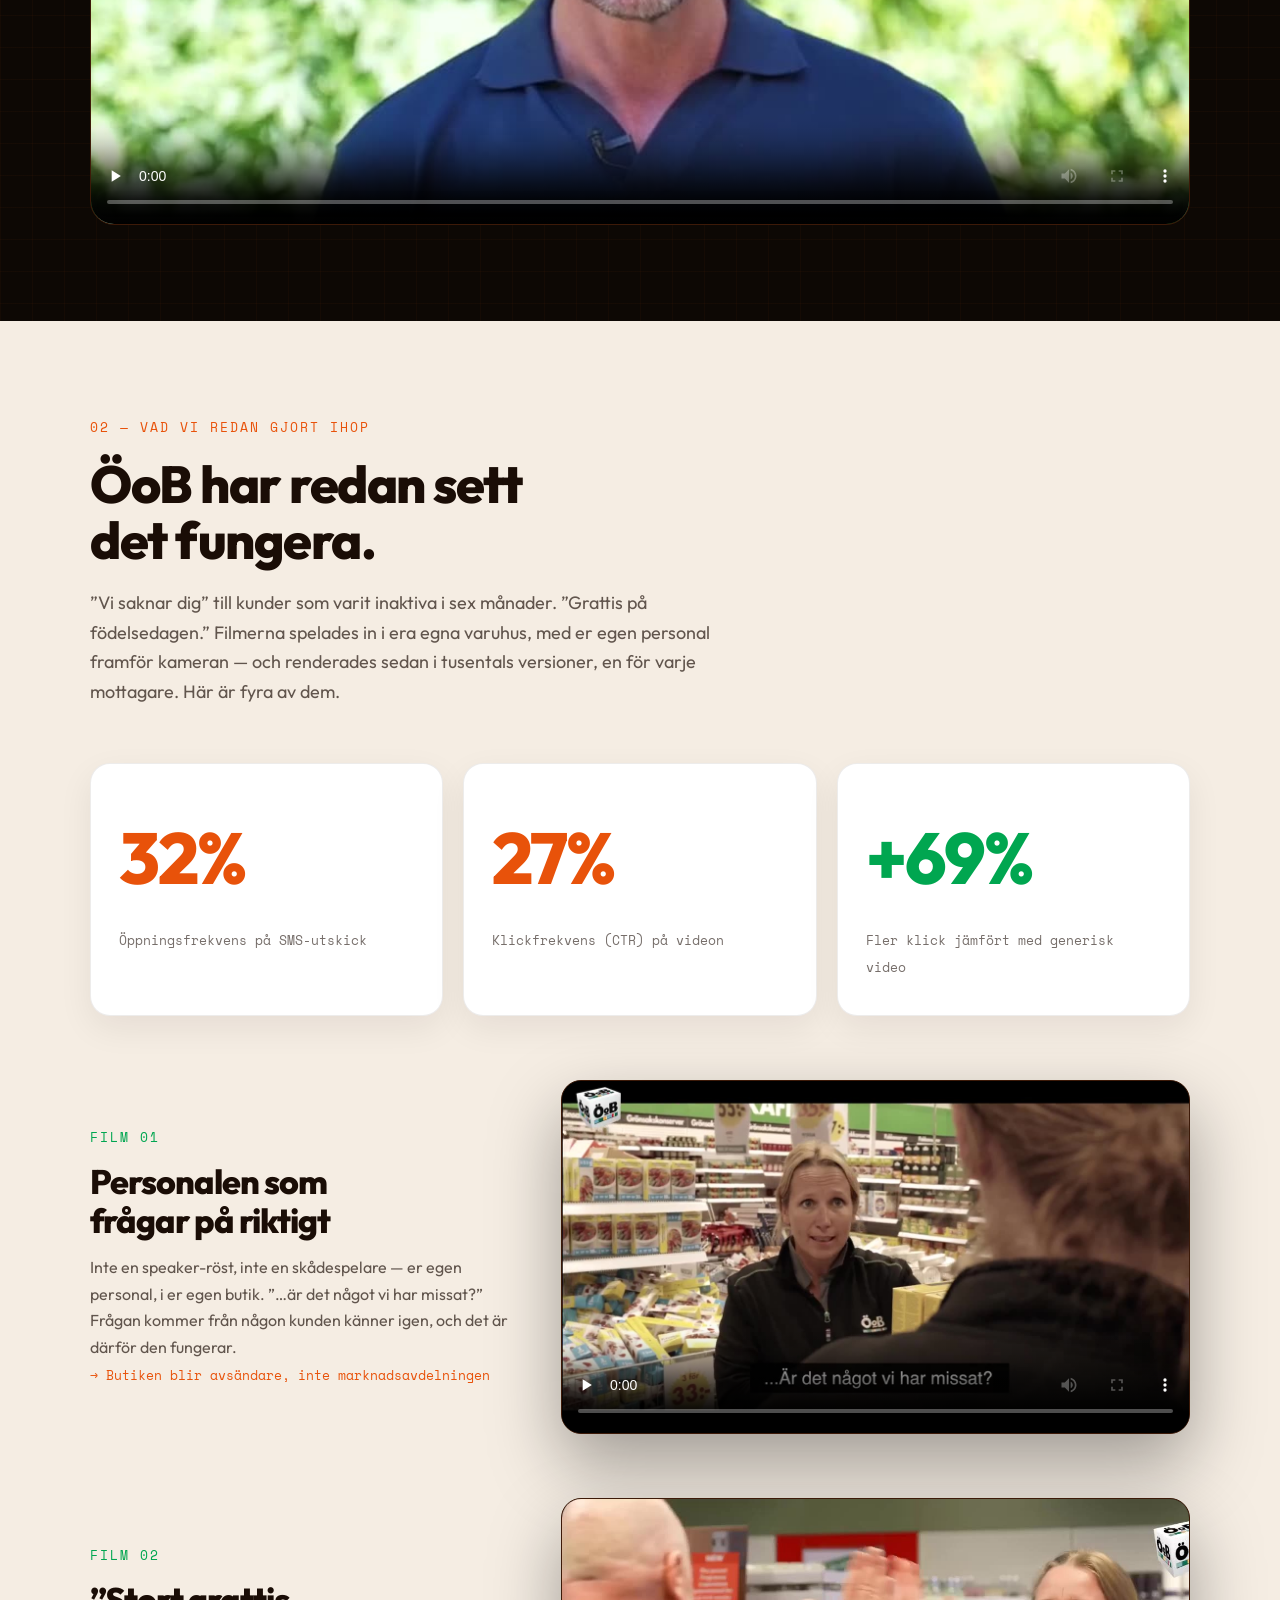
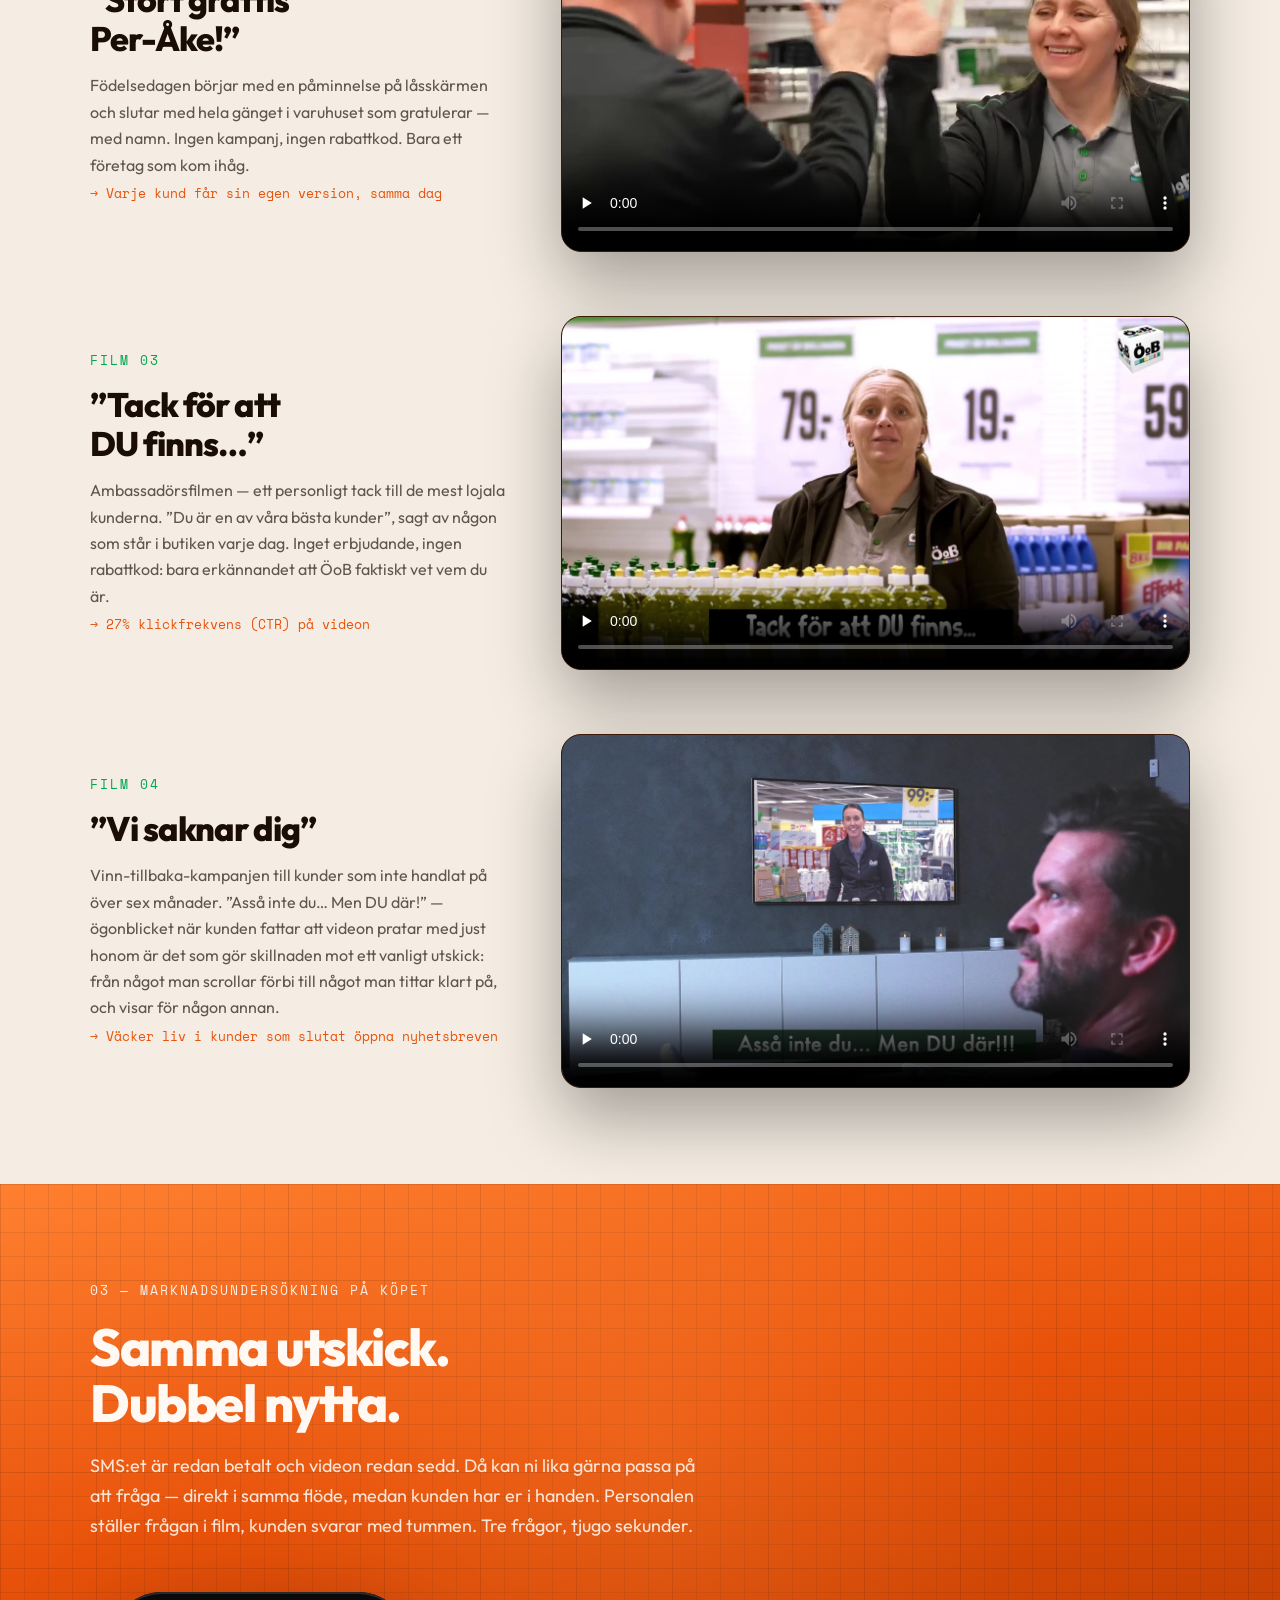
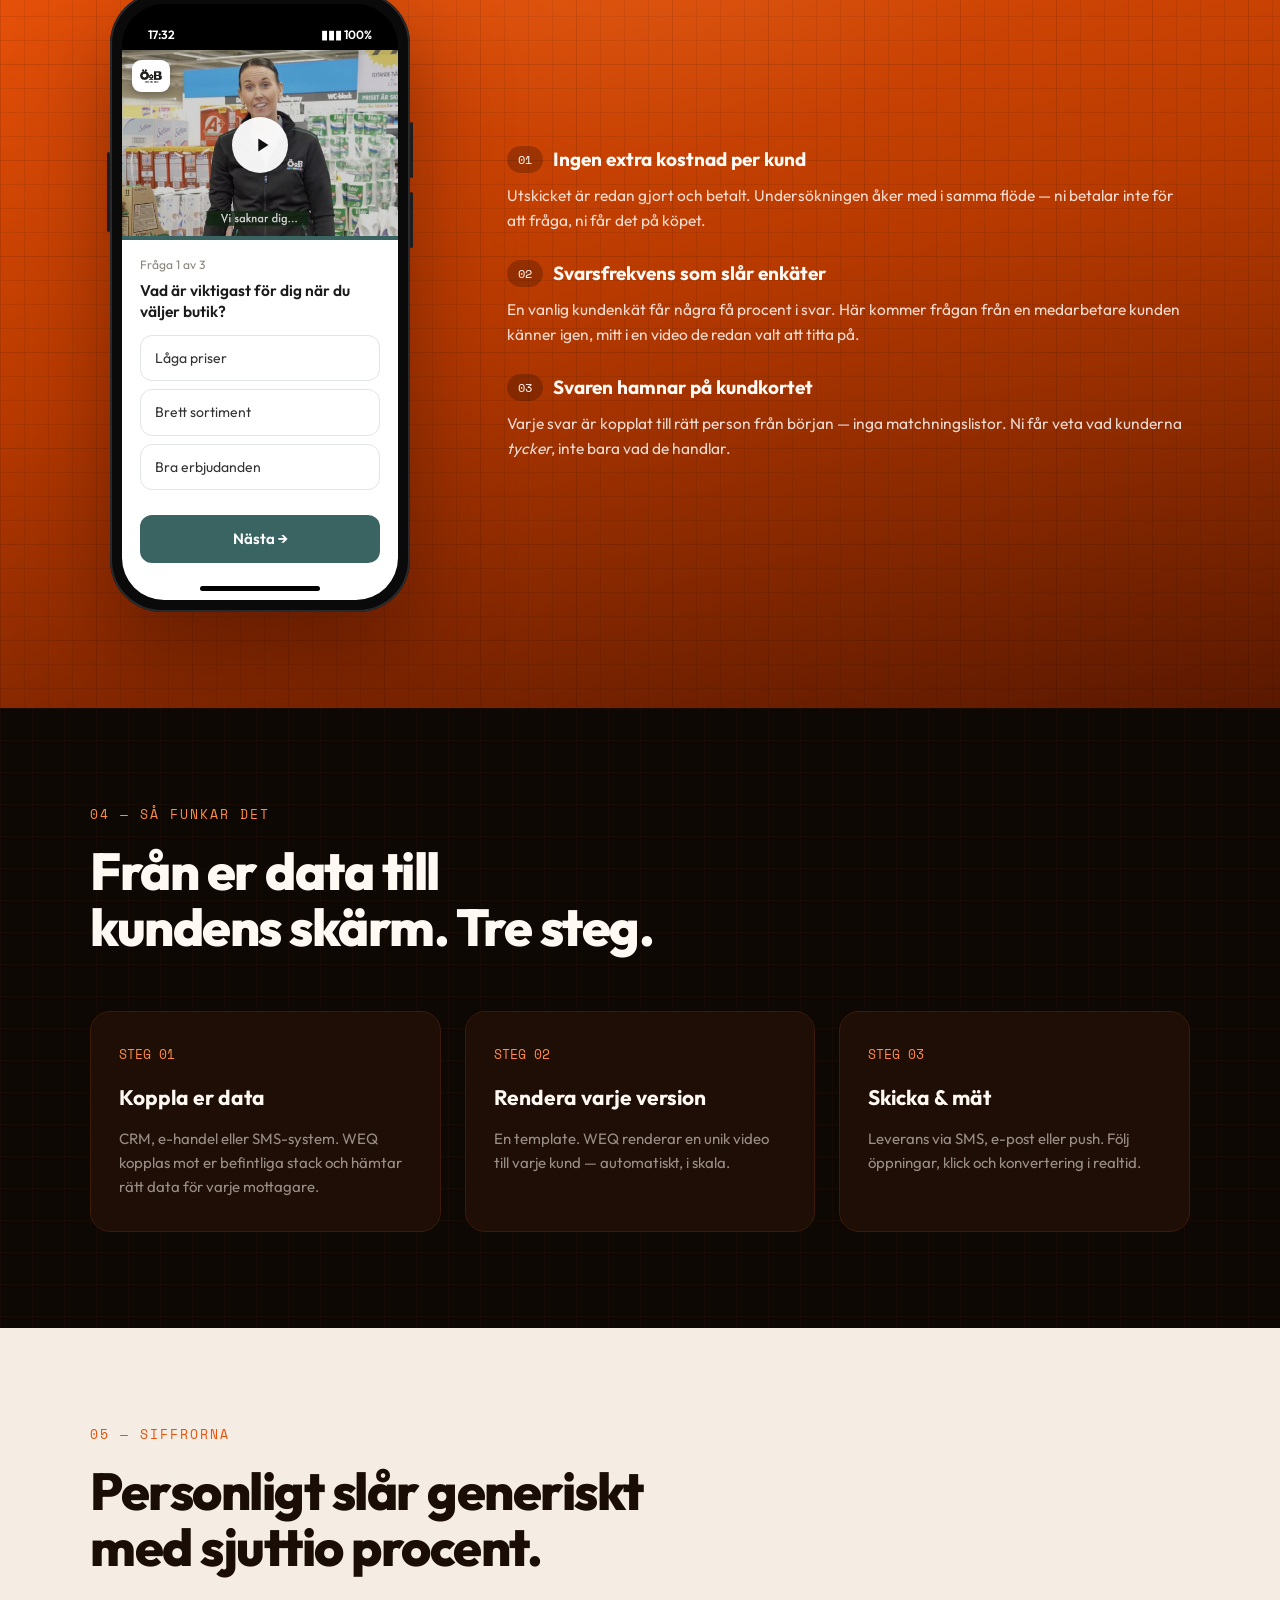
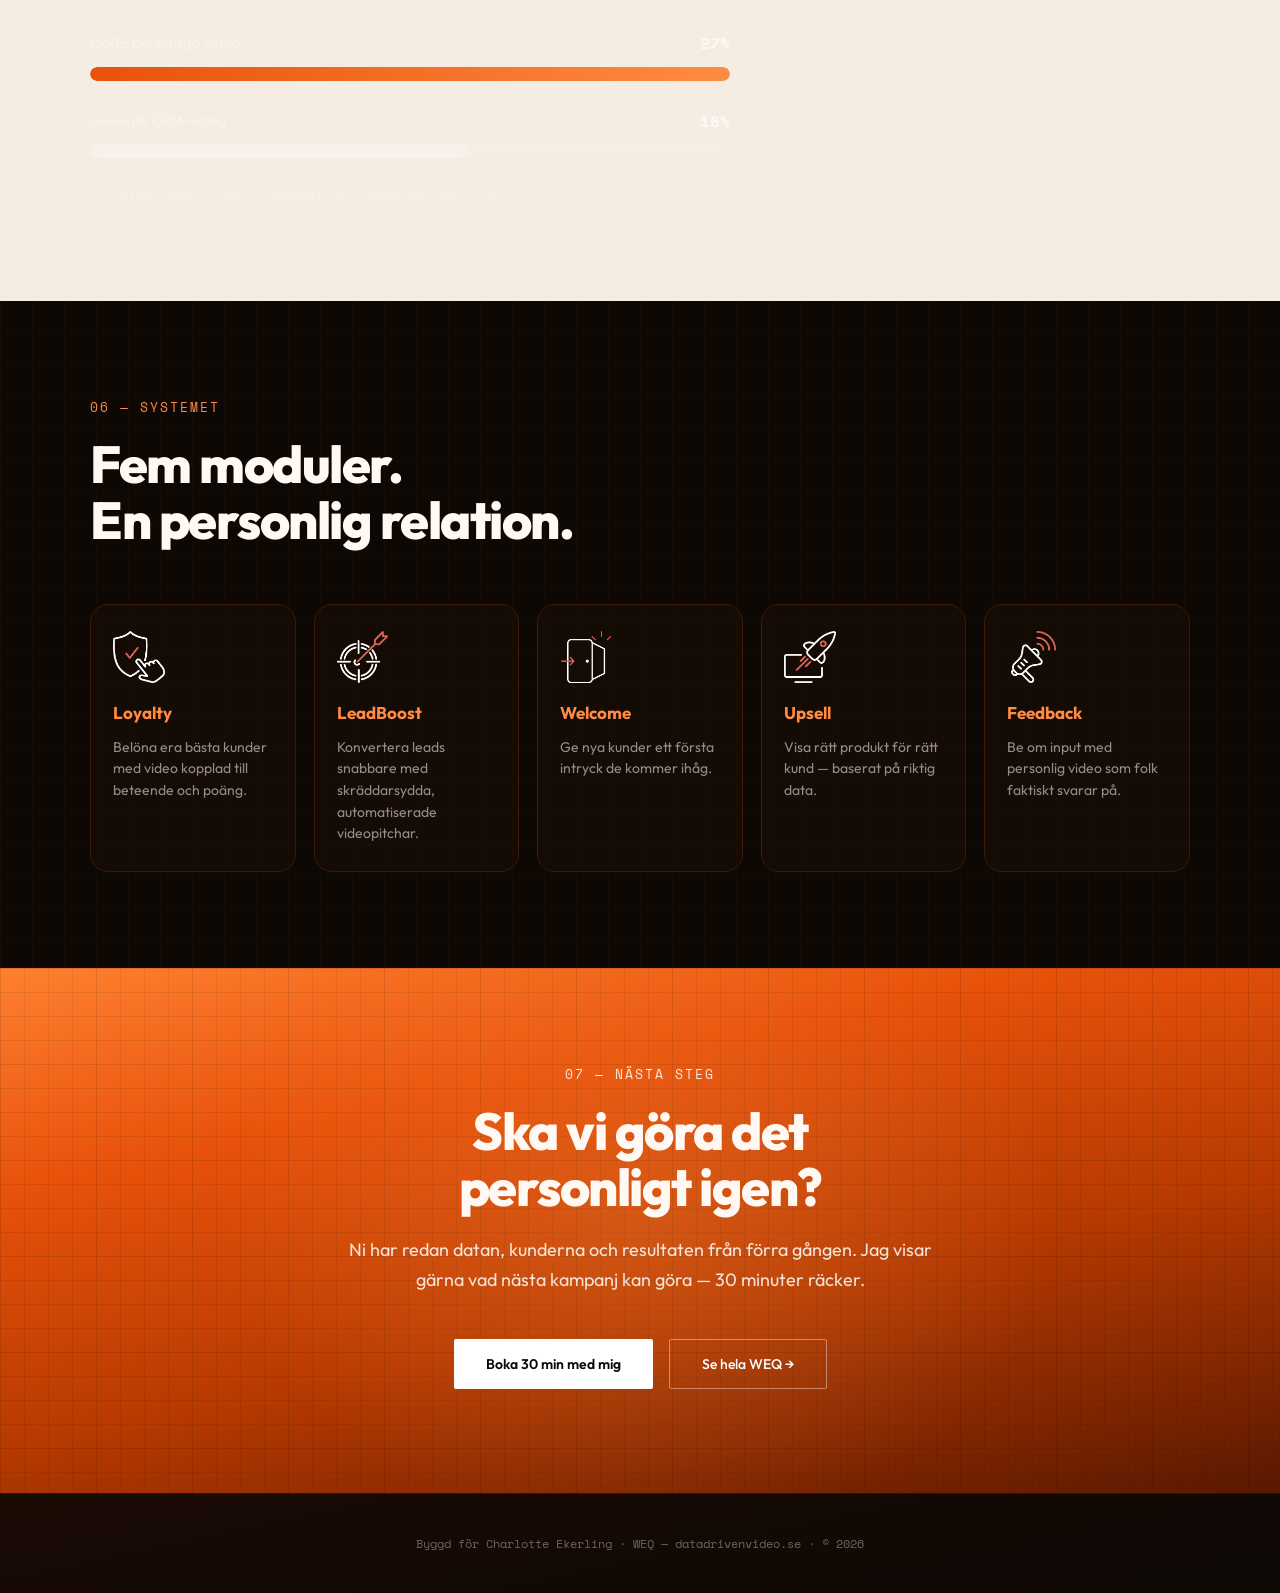
<file: oob/index.html>
<!DOCTYPE html>
<html lang="sv">
<head>
  <meta charset="UTF-8">
  <meta name="viewport" content="width=device-width, initial-scale=1.0">
  <meta name="robots" content="noindex, nofollow">
  <title>Till Charlotte — WEQ × ÖoB</title>
  <meta property="og:title" content="Charlotte, det här är gjort för dig.">
  <meta property="og:description" content="En personlig genomgång av vad WEQ och ÖoB kan göra tillsammans — igen.">
  <link rel="stylesheet" href="../css/style.css">
  <style>
    :root { --oob-green: #00A650; --oob-green2: #3A6462; }

    .oob-nav {
      position: fixed; top: 0; left: 0; right: 0; z-index: 100;
      display: flex; align-items: center; justify-content: space-between;
      padding: 18px 40px;
      background: rgba(13,8,4,0.85); backdrop-filter: blur(12px);
      border-bottom: 1px solid rgba(255,140,66,0.12);
    }
    .oob-nav-brand { display: flex; align-items: center; gap: 12px; }
    .oob-nav-brand svg { display: block; flex: 0 0 auto; }
    .oob-nav-weq {
      font-size: 21px; font-weight: 800; letter-spacing: -0.5px;
      color: var(--white); line-height: 1;
    }
    .oob-nav-x { font-family: 'Space Mono', monospace; color: var(--muted); font-size: 14px; }
    .oob-nav-brand .oob-logo { height: 26px; }
    .oob-nav a.oob-cta {
      font-family: 'Space Mono', monospace; font-size: 13px;
      color: var(--white); text-decoration: none;
      border: 1px solid rgba(255,140,66,0.4); border-radius: 100px;
      padding: 9px 20px; transition: all .25s ease;
    }
    .oob-nav a.oob-cta:hover { background: var(--o2); border-color: var(--o2); }

    .oob-hero {
      min-height: 92vh; display: flex; flex-direction: row;
      justify-content: center; align-items: center;
      gap: clamp(24px, 5vw, 88px);
      padding: 140px 40px 80px;
      position: relative; overflow: hidden;
      background: linear-gradient(168deg, #FF8030 0%, #E8520A 28%, #B83A00 60%, #5A1800 100%);
    }
    .oob-hero-txt { flex: 0 1 640px; display: flex; flex-direction: column; align-items: flex-start; position: relative; z-index: 1; }
    .oob-hello {
      font-family: 'Space Mono', monospace; font-size: clamp(19px, 2.2vw, 26px); font-weight: 700;
      color: #FFF8F3; letter-spacing: 2px; text-transform: uppercase;
      margin-bottom: 24px;
      background: rgba(0,0,0,0.18); border-radius: 100px; padding: 12px 26px;
    }
    .oob-h1 {
      font-size: clamp(44px, 7vw, 84px); font-weight: 800;
      line-height: 1.02; letter-spacing: -3px; color: var(--white);
      margin-bottom: 28px;
    }
    .oob-h1 em { font-style: normal; color: #2B0E00; }
    .oob-hero p.lead {
      font-size: clamp(17px, 2vw, 21px); line-height: 1.6;
      color: rgba(255,248,243,0.88); max-width: 640px; margin-bottom: 40px;
    }

    .oob-section { padding: 96px 40px; position: relative; }
    .oob-inner { max-width: 1100px; margin: 0 auto; }
    .oob-eyebrow {
      font-family: 'Space Mono', monospace; font-size: 13px;
      letter-spacing: 2px; text-transform: uppercase;
      color: var(--o1); display: block; margin-bottom: 18px;
    }
    .oob-title {
      font-size: clamp(32px, 4.5vw, 52px); font-weight: 800;
      letter-spacing: -1.5px; line-height: 1.08; color: var(--white);
      margin-bottom: 20px;
    }
    .oob-lead { font-size: 18px; line-height: 1.65; color: var(--muted2); max-width: 620px; }

    /* Video-kort */
    .oob-video-card {
      margin-top: 48px; border-radius: 24px; overflow: hidden;
      border: 1px solid var(--border); background: var(--card);
      aspect-ratio: 16 / 9; position: relative;
      display: flex; align-items: center; justify-content: center;
    }
    .oob-video-card video { width: 100%; height: 100%; object-fit: cover; display: block; }
    .oob-video-ph { text-align: center; padding: 40px; }
    .oob-video-ph .ph-play {
      width: 76px; height: 76px; border-radius: 50%; margin: 0 auto 20px;
      border: 2px solid rgba(255,140,66,0.5);
      display: flex; align-items: center; justify-content: center;
    }
    .oob-video-ph .ph-play::after {
      content: ''; display: block; margin-left: 6px;
      border-left: 22px solid var(--o1);
      border-top: 14px solid transparent; border-bottom: 14px solid transparent;
    }
    .oob-video-ph p { font-family: 'Space Mono', monospace; font-size: 14px; color: var(--muted); }

    .oob-film-rows { margin-top: 64px; display: flex; flex-direction: column; gap: 64px; }
    .oob-film-row {
      display: grid; grid-template-columns: 1fr 1.5fr;
      gap: clamp(28px, 4vw, 56px); align-items: center;
    }
    .oob-film-txt .film-num {
      font-family: 'Space Mono', monospace; font-size: 13px; letter-spacing: 2px;
      color: var(--oob-green); display: block; margin-bottom: 14px;
    }
    .oob-film-txt h3 {
      font-size: clamp(24px, 2.8vw, 34px); font-weight: 800;
      letter-spacing: -1px; color: var(--white); margin-bottom: 14px; line-height: 1.15;
    }
    .oob-film-txt p { font-size: 16px; line-height: 1.65; color: var(--muted2); }
    .oob-film-txt .film-stat {
      margin-top: 18px; font-family: 'Space Mono', monospace; font-size: 13px;
      color: var(--o1);
    }
    .oob-film {
      border-radius: 20px; overflow: hidden; border: 1px solid var(--border);
      background: var(--card); aspect-ratio: 16 / 9; position: relative;
      display: flex; align-items: center; justify-content: center;
      box-shadow: 0 30px 70px rgba(0,0,0,0.35);
    }
    .oob-film video { width: 100%; height: 100%; object-fit: cover; display: block; background: #000; }

    .oob-film .film-label {
      font-family: 'Space Mono', monospace; font-size: 13px; color: var(--muted);
      text-align: center; padding: 20px;
    }
    .oob-film .ph-play {
      width: 64px; height: 64px; border-radius: 50%; margin: 0 auto 16px;
      border: 2px solid rgba(0,166,80,0.6);
      display: flex; align-items: center; justify-content: center;
    }
    .oob-film .ph-play::after {
      content: ''; display: block; margin-left: 5px;
      border-left: 18px solid var(--oob-green);
      border-top: 11px solid transparent; border-bottom: 11px solid transparent;
    }
    @media (max-width: 860px) {
      .oob-film-row { grid-template-columns: 1fr; gap: 20px; }
      .oob-film-rows { gap: 48px; }
    }

    /* Resultat-siffror */
    .oob-stats {
      margin-top: 56px; display: grid;
      grid-template-columns: repeat(auto-fit, minmax(220px, 1fr)); gap: 20px;
    }
    .oob-stat {
      border: 1px solid var(--border); border-radius: 20px;
      padding: 36px 28px; background: rgba(30,14,6,0.6);
    }
    .oob-stat-val {
      font-size: clamp(48px, 6vw, 72px); font-weight: 800;
      letter-spacing: -2px; color: var(--o1); display: block; margin-bottom: 10px;
    }
    .oob-stat.green .oob-stat-val { color: var(--oob-green); }
    .oob-stat-lbl { font-family: 'Space Mono', monospace; font-size: 13px; color: var(--muted2); line-height: 1.5; }


    /* Steg */
    .oob-steps { margin-top: 56px; display: grid; grid-template-columns: repeat(auto-fit, minmax(260px, 1fr)); gap: 24px; }
    .oob-step { border: 1px solid var(--border); border-radius: 20px; padding: 32px 28px; background: var(--card); }
    .oob-step .num { font-family: 'Space Mono', monospace; font-size: 13px; color: var(--o1); display: block; margin-bottom: 16px; }
    .oob-step h3 { font-size: 21px; font-weight: 700; color: var(--white); margin-bottom: 12px; }
    .oob-step p { font-size: 15px; line-height: 1.6; color: var(--muted2); }

    /* CTR-jämförelse */
    .oob-bars { margin-top: 56px; max-width: 640px; display: flex; flex-direction: column; gap: 28px; }
    .oob-bar-row .bar-top { display: flex; justify-content: space-between; margin-bottom: 10px; }
    .oob-bar-row .bar-name { font-size: 15px; color: var(--muted2); }
    .oob-bar-row .bar-val { font-family: 'Space Mono', monospace; font-size: 16px; font-weight: 700; color: var(--white); }
    .oob-bar-track { height: 14px; border-radius: 100px; background: rgba(255,248,243,0.07); overflow: hidden; }
    .oob-bar-fill { height: 100%; border-radius: 100px; width: 0; transition: width 1.2s cubic-bezier(.22,.61,.36,1); }
    .oob-bar-fill.hot { background: linear-gradient(90deg, var(--o2), var(--o1)); }
    .oob-bar-fill.cold { background: rgba(255,248,243,0.25); }
    .oob-bar-note { font-family: 'Space Mono', monospace; font-size: 12px; letter-spacing: 1px; color: var(--muted); text-transform: uppercase; }

    /* Moduler */
    .oob-mods { margin-top: 56px; display: grid; grid-template-columns: repeat(auto-fit, minmax(200px, 1fr)); gap: 18px; }
    .oob-mod { border: 1px solid var(--border); border-radius: 18px; padding: 26px 22px; background: rgba(30,14,6,0.5); }
    .oob-mod img { width: 52px; height: 52px; object-fit: contain; display: block; margin-bottom: 16px; }
    .oob-mod h4 { font-size: 17px; font-weight: 700; color: var(--o1); margin-bottom: 10px; }
    .oob-mod p { font-size: 14px; line-height: 1.55; color: var(--muted2); }

    /* ── Beige sektioner (som startsidans kundcase) ── */
    .oob-section.cream { background: var(--cream); }
    .oob-section.cream .oob-title { color: #1A0D06; }
    .oob-section.cream .oob-eyebrow { color: var(--o2); }
    .oob-section.cream .oob-lead,
    .oob-section.cream .oob-film-txt p { color: rgba(26,13,6,0.68); }
    .oob-section.cream .oob-film-txt h3 { color: #1A0D06; }
    .oob-section.cream .film-stat { color: var(--o2); }
    .oob-section.cream .oob-stat {
      background: #fff; border-color: rgba(26,13,6,0.08);
      box-shadow: 0 12px 34px rgba(26,13,6,0.07);
    }
    .oob-section.cream .oob-stat-val { color: var(--o2); }
    .oob-section.cream .oob-stat.green .oob-stat-val { color: var(--oob-green); }
    .oob-section.cream .oob-stat-lbl { color: rgba(26,13,6,0.6); }
    .oob-section.cream .oob-step {
      background: #fff; border-color: rgba(26,13,6,0.08);
      box-shadow: 0 12px 34px rgba(26,13,6,0.06);
    }
    .oob-section.cream .oob-step h3 { color: #1A0D06; }
    .oob-section.cream .oob-step p { color: rgba(26,13,6,0.68); }
    .oob-section.cream .oob-step .num { color: var(--o2); }
    .oob-section.cream .oob-mod {
      background: #fff; border-color: rgba(26,13,6,0.08);
      box-shadow: 0 12px 34px rgba(26,13,6,0.06);
    }
    .oob-section.cream .oob-mod h4 { color: var(--o2); }
    .oob-section.cream .oob-mod p { color: rgba(26,13,6,0.68); }

    /* ── Marknadsundersökning: vinklad telefon ── */
    .oob-section.brand {
      background: linear-gradient(168deg, #FF8030 0%, #E8520A 28%, #B83A00 60%, #5A1800 100%);
      overflow: hidden;
    }
    .oob-section.brand .oob-inner { position: relative; z-index: 1; }
    .oob-section.brand .oob-eyebrow { color: rgba(255,248,243,0.92); }
    .oob-section.brand .oob-title { color: var(--white); }
    .oob-section.brand .oob-lead { color: rgba(255,248,243,0.88); }

    .sv-split {
      margin-top: 52px; display: grid;
      grid-template-columns: 340px 1fr; gap: clamp(32px, 6vw, 80px);
      align-items: center;
    }
    .sv-stage { perspective: 1500px; display: flex; justify-content: center; }
    .sv-points { display: flex; flex-direction: column; gap: 26px; }
    .sv-point h4 {
      font-size: 19px; font-weight: 700; color: var(--white);
      margin-bottom: 8px; display: flex; align-items: center; gap: 10px;
    }
    .sv-point h4 span {
      font-family: 'Space Mono', monospace; font-size: 12px;
      background: rgba(0,0,0,0.22); border-radius: 100px;
      padding: 4px 11px; font-weight: 400;
    }
    .sv-point p { font-size: 15.5px; line-height: 1.6; color: rgba(255,248,243,0.85); }

    .sv-phone {
      position: relative; width: 300px; height: 620px; flex: 0 0 auto;
      background: #0a0a0b; border-radius: 52px; padding: 12px;
      box-shadow: inset 0 0 0 2px #2a2a2c, 0 40px 90px rgba(60,15,0,0.5);
      transform-style: preserve-3d;
      animation: sv-float 6s ease-in-out infinite;
    }
    @keyframes sv-float {
      0%,100% { transform: rotateY(18deg) rotateX(6deg) translateY(0); }
      50%     { transform: rotateY(15deg) rotateX(5deg) translateY(-14px); }
    }
    .sv-phone::before {
      content:''; position:absolute; top:22px; left:50%; transform:translateX(-50%);
      width:100px; height:22px; background:#000; border-radius:14px; z-index:20;
    }
    .sv-side { position:absolute; background:#1c1c1e; border-radius:2px; }
    .sv-side.a { right:-3px; top:130px; width:3px; height:56px; }
    .sv-side.b { right:-3px; top:200px; width:3px; height:56px; }
    .sv-side.c { left:-3px; top:160px; width:3px; height:80px; }

    .sv-screen { position:relative; width:100%; height:100%; background:#000; border-radius:42px; overflow:hidden; }
    .sv-status {
      position:absolute; top:0; left:0; right:0; height:46px; z-index:15;
      display:flex; align-items:flex-end; justify-content:space-between;
      padding:0 26px 6px; color:#fff; font-size:12px; font-weight:600;
    }
    .sv-page {
      position:absolute; inset:0; padding-top:46px; transform:translateX(100%); opacity:0;
      transition:transform .55s cubic-bezier(.4,0,.2,1), opacity .35s ease; will-change:transform;
    }
    .sv-page.on { transform:translateX(0); opacity:1; }
    .sv-page.out { transform:translateX(-100%); opacity:0; }

    .sv-surv { background:#fff; height:100%; }
    .sv-cube { display:block; height:22px; width:auto; }
    .sv-film {
      position:relative; width:100%; aspect-ratio:16/11;
      background:#111 center/cover no-repeat;
      display:flex; align-items:center; justify-content:center;
    }
    .sv-film::after { content:''; position:absolute; inset:0; background:rgba(0,0,0,.18); }
    .sv-brandtag {
      position:absolute; z-index:3; top:10px; left:10px; background:#fff;
      border-radius:9px; padding:5px 8px; box-shadow:0 2px 8px rgba(0,0,0,.25);
    }
    .sv-play {
      position:relative; z-index:2; width:56px; height:56px; border-radius:50%;
      background:rgba(255,255,255,.94); display:flex; align-items:center; justify-content:center;
      box-shadow:0 4px 16px rgba(0,0,0,.3);
    }
    .sv-play svg { width:22px; height:22px; margin-left:3px; }
    .sv-prog { position:absolute; bottom:0; left:0; height:4px; background:var(--oob-green2); width:0; z-index:3; }
    .sv-qbody { padding:15px 18px; }
    .sv-qmeta { font-size:12px; color:#8a857c; margin-bottom:6px; }
    .sv-qtext { font-size:15.5px; font-weight:600; color:#1a1a1a; margin-bottom:13px; line-height:1.35; }
    .sv-opt {
      border:1px solid #e2e5e4; border-radius:12px; padding:11px 14px; margin-bottom:8px;
      font-size:14px; color:#333; transition:.3s;
    }
    .sv-opt.sel { border-color:var(--oob-green2); background:#e7f0ef; color:#254b48; font-weight:600; }
    .sv-stars { display:flex; gap:8px; justify-content:center; margin:4px 0 16px; }
    .sv-star { width:32px; height:32px; color:#dfe4e3; transition:color .3s, transform .3s; }
    .sv-star.fill { color:var(--oob-green2); transform:scale(1.12); }
    .sv-cta {
      margin:2px 18px 0; width:calc(100% - 36px); background:var(--oob-green2); color:#fff;
      border-radius:12px; padding:12px; font-size:15px; font-weight:600; text-align:center;
    }
    .sv-cta.pulse { animation:sv-pulse 1s ease-in-out infinite; }
    @keyframes sv-pulse {
      0%,100% { box-shadow:0 0 0 0 rgba(58,100,98,.5); }
      50%     { box-shadow:0 0 0 10px rgba(58,100,98,0); }
    }
    .sv-done {
      background:#fff; height:100%; display:flex; flex-direction:column;
      align-items:center; justify-content:center; padding:30px; text-align:center;
    }
    .sv-done .sv-cube { height:56px; margin-bottom:20px; }
    .sv-check {
      width:76px; height:76px; border-radius:50%; background:var(--oob-green2);
      display:flex; align-items:center; justify-content:center;
      transform:scale(0); transition:transform .5s cubic-bezier(.2,1.4,.4,1);
    }
    .sv-page.done.on .sv-check { transform:scale(1); }
    .sv-check svg { width:34px; height:34px; }
    .sv-done h3 { font-size:20px; color:#1a1a1a; margin:18px 0 8px; font-weight:800; }
    .sv-done p { font-size:14px; color:#7a7873; max-width:220px; line-height:1.5; }
    .sv-done .sv-tag {
      margin-top:16px; font-family:'Space Mono',monospace; font-size:11px;
      font-weight:700; letter-spacing:.08em; color:var(--oob-green2);
    }
    .sv-home {
      position:absolute; bottom:9px; left:50%; transform:translateX(-50%);
      width:120px; height:5px; border-radius:3px; background:#fff;
      mix-blend-mode:difference; z-index:18;
    }

    @media (max-width: 900px) {
      .sv-split { grid-template-columns: 1fr; gap: 48px; }
      .sv-stage { order: 2; }
    }

    /* CTA — orange final, som heron */
    .oob-final {
      text-align: center; padding: 96px 40px 104px;
      position: relative; overflow: hidden;
      background: linear-gradient(168deg, #FF8030 0%, #E8520A 28%, #B83A00 60%, #5A1800 100%);
    }
    .oob-final > * { position: relative; z-index: 1; }
    /* dekorationerna måste förbli absoluta – annars tar glowen 700px i höjd */
    .oob-final > .hero-grid, .oob-final > .hero-glow { position: absolute; z-index: 0; }
    .oob-final .oob-eyebrow { color: rgba(255,248,243,0.9); }
    .oob-final .oob-lead { color: rgba(255,248,243,0.88); }
    .oob-final .oob-title { margin-left: auto; margin-right: auto; }
    .oob-final .oob-lead { margin: 0 auto 44px; }
    .oob-final-btns { display: flex; gap: 16px; justify-content: center; flex-wrap: wrap; }

    .oob-footer {
      padding: 40px; text-align: center;
      font-family: 'Space Mono', monospace; font-size: 12px; color: var(--muted);
      border-top: 1px solid rgba(255,140,66,0.1);
    }

    .reveal { opacity: 0; transform: translateY(28px); transition: opacity .7s ease, transform .7s ease; }
    .reveal.visible { opacity: 1; transform: translateY(0); }

    /* ── 3D-telefon (ÖoB-variant av hero-telefonen) ── */
    .hero-visual {
      position: relative; z-index: 1; flex: 0 0 auto;
      display: flex; justify-content: center; align-items: center;
      perspective: 1500px;
      opacity: 0; transform: translateX(140%);
      transition: transform 0.9s cubic-bezier(.22,.61,.36,1), opacity 0.9s ease;
    }
    .hero-visual.weq-in { opacity: 1; transform: translateX(0); }
    .weq-phone {
      position: relative; width: 340px; height: 691px;
      transform-style: preserve-3d;
      animation: weq-float 6s ease-in-out infinite;
    }
    @keyframes weq-float {
      0%,100% { transform: rotateY(-20deg) rotateX(6deg) translateY(0); }
      50%     { transform: rotateY(-17deg) rotateX(5deg) translateY(-14px); }
    }
    .weq-phone-body {
      position: absolute; inset: 0; border-radius: 60px;
      background: #080606; border: 2px solid #2a1c15;
      box-shadow: 0 50px 100px rgba(60,15,0,0.5);
    }
    .weq-phone-edge {
      position: absolute; left: -10px; top: 55px; width: 10px; height: 583px;
      background: #0a140c; border-radius: 9px 0 0 9px; transform: translateZ(-10px);
    }
    .weq-phone-screen {
      position: absolute; inset: 13px; border-radius: 48px;
      overflow: hidden; background: #000;
      font-family: 'Outfit', -apple-system, sans-serif;
    }
    .weq-scr { position: absolute; inset: 0; transition: opacity 0.6s ease; }
    .weq-scr.weq-hidden { opacity: 0; pointer-events: none; }
    #weqHome { z-index: 3; }
    #weqLock { z-index: 4; }
    .weq-wall {
      position: absolute; inset: 0;
      background: #06110a url('../assets/weq-wallpaper.jpg') center/cover no-repeat;
    }
    .weq-wall::after { content: ''; position: absolute; inset: 0; background: rgba(0,80,40,0.28); }
    .weq-stat-r { position: absolute; top: 20px; right: 24px; display: flex; align-items: center; gap: 7px; z-index: 6; }
    .weq-stat-r svg { display: block; }
    .weq-stat-time { position: absolute; top: 19px; left: 26px; font-size: 15px; font-weight: 600; color: #fff; z-index: 6; }
    .weq-ind { position: absolute; bottom: 13px; left: 50%; transform: translateX(-50%); width: 124px; height: 5px; border-radius: 3px; background: rgba(255,255,255,0.85); z-index: 6; }
    .weq-ind-dark { background: rgba(0,0,0,0.4); }
    .weq-lock-center { position: absolute; top: 13%; left: 0; right: 0; text-align: center; color: #fff; text-shadow: 0 1px 16px rgba(0,0,0,0.3); z-index: 5; }
    .weq-lock-date { font-size: 19px; font-weight: 400; margin-top: 14px; letter-spacing: 0.3px; }
    .weq-lock-time { font-size: 86px; font-weight: 200; line-height: 1.02; letter-spacing: -1px; margin-top: 2px; }
    .weq-grid { position: absolute; top: 62px; left: 22px; right: 22px; display: grid; grid-template-columns: repeat(4,1fr); gap: 18px 16px; z-index: 5; }
    .weq-dock { position: absolute; left: 16px; right: 16px; bottom: 16px; height: 84px; border-radius: 28px;
      background: rgba(255,255,255,0.18); backdrop-filter: blur(10px); -webkit-backdrop-filter: blur(10px);
      display: flex; align-items: center; justify-content: space-around; padding: 0 10px; z-index: 5; }
    .weq-dock-ic { position: relative; width: 56px; height: 56px; border-radius: 14px; display: flex; align-items: center; justify-content: center; }
    .weq-badge { position: absolute; top: -6px; right: -6px; min-width: 22px; height: 22px; border-radius: 12px;
      background: #ff3b30; border: 2px solid rgba(255,255,255,0.6); color: #fff; font-size: 12px; font-weight: 700;
      display: flex; align-items: center; justify-content: center; padding: 0 5px; opacity: 0; transform: scale(0); }
    .weq-badge.weq-pop { opacity: 1; transform: scale(1); transition: opacity 0.3s, transform 0.45s cubic-bezier(.2,1.4,.4,1); }
    .weq-banner { position: absolute; top: 46px; left: 10px; right: 10px; z-index: 8;
      display: flex; gap: 9px; align-items: flex-start;
      background: rgba(12,24,16,0.72); backdrop-filter: blur(16px); -webkit-backdrop-filter: blur(16px);
      border-radius: 18px; padding: 10px 12px;
      opacity: 0; transform: translateY(-96px); transition: opacity 0.5s, transform 0.55s cubic-bezier(.2,.9,.3,1); }
    .weq-banner.weq-show { opacity: 1; transform: translateY(0); }
    .weq-banner-ic { width: 34px; height: 34px; border-radius: 9px; flex: 0 0 auto;
      background: linear-gradient(160deg,#00c964,#008a42); display: flex; align-items: center; justify-content: center;
      font-weight: 800; font-size: 16px; color: #fff; }
    .weq-banner-txt { flex: 1; min-width: 0; }
    .weq-banner-top { display: flex; justify-content: space-between; font-size: 11px; color: #fff; font-weight: 600; margin-bottom: 2px; }
    .weq-banner-top span:last-child { color: #b9cbbe; font-weight: 400; }
    .weq-banner-msg { font-size: 11px; color: #eaf3ec; line-height: 1.32; }
    #weqMsg { background: #fff; display: flex; flex-direction: column; z-index: 5; }
    .weq-msg-head { padding: 42px 12px 12px; text-align: center; background: #f7f7fa; border-bottom: 0.5px solid #e3e3e8; }
    .weq-msg-av { width: 52px; height: 52px; border-radius: 50%; background: var(--oob-green); margin: 0 auto; display: flex; align-items: center; justify-content: center; color: #fff; font-weight: 800; font-size: 18px; }
    .weq-msg-name { font-size: 14px; color: #111; margin-top: 6px; font-weight: 500; }
    .weq-msg-body { flex: 1; padding: 18px 16px; }
    .weq-msg-stamp { text-align: center; font-size: 11px; color: #8a8a90; margin-bottom: 16px; }
    .weq-bubble { max-width: 84%; background: #e9e9eb; color: #111; border-radius: 18px; padding: 10px 14px; font-size: 13.5px; line-height: 1.42; margin-bottom: 9px; }
    .weq-bubble a { color: #0a7cff; text-decoration: underline; word-break: break-all; border-radius: 4px; padding: 1px 2px; }
    .weq-link.weq-pulse { animation: weq-linkpulse 0.7s ease; }
    @keyframes weq-linkpulse { 0%,100% { background: transparent; } 40% { background: rgba(10,124,255,0.18); } }
    .weq-msg-input { padding: 10px 14px 18px; border-top: 0.5px solid #e3e3e8; }
    .weq-msg-input > div { height: 34px; border: 1px solid #d7d7dc; border-radius: 18px; }
    .weq-phone-notch { position: absolute; top: 16px; left: 50%; transform: translateX(-50%); width: 110px; height: 16px; background: #000; border-radius: 0 0 11px 11px; z-index: 7; }

    @media (max-width: 1040px) {
      .oob-hero { flex-direction: column; gap: 48px; padding-bottom: 60px; }
      .oob-hero-txt { flex: 1 1 auto; }
      .weq-phone { width: 264px; height: 537px; }
      .weq-phone-edge { height: 453px; top: 43px; }
      .weq-lock-time { font-size: 64px; }
      .weq-lock-date { font-size: 15px; }
      .weq-grid { top: 50px; gap: 13px 11px; }
      .weq-dock { height: 66px; border-radius: 22px; }
      .weq-dock-ic { width: 44px; height: 44px; border-radius: 11px; }
      .weq-dock-ic svg { width: 21px; height: 21px; }
      .weq-bubble { font-size: 11.5px; }
    }

    @media (max-width: 720px) {
      .oob-nav { padding: 14px 20px; }
      .oob-nav-x, .oob-nav .oob-logo { display: none; }
      .oob-hero { padding: 120px 24px 60px; }
      .oob-section { padding: 64px 24px; }
      .oob-final { padding: 80px 24px; }
    }
  </style>
</head>
<body>

<nav class="oob-nav">
  <div class="oob-nav-brand">
    <svg width="38" height="38" viewBox="0 0 100 100" fill="none" xmlns="http://www.w3.org/2000/svg" aria-hidden="true">
      <defs>
        <linearGradient id="wMarkOob" x1="14" y1="14" x2="86" y2="86" gradientUnits="userSpaceOnUse">
          <stop offset="0" stop-color="#7A2400"/>
          <stop offset="0.5" stop-color="#E8520A"/>
          <stop offset="1" stop-color="#FF8C42"/>
        </linearGradient>
        <mask id="wMaskOob">
          <rect width="100" height="100" fill="black"/>
          <rect x="18" y="18" width="46" height="46" fill="white"/>
          <rect x="36" y="36" width="46" height="46" fill="white"/>
          <path d="M41 37 L63 50 L41 63 Z" fill="black"/>
        </mask>
      </defs>
      <rect width="100" height="100" fill="url(#wMarkOob)" mask="url(#wMaskOob)"/>
    </svg>
    <span class="oob-nav-weq">WEQ</span>
    <span class="oob-nav-x">×</span>
    <img class="oob-logo" src="../assets/oob-logo-white.svg" alt="ÖoB">
  </div>
  <a class="oob-cta" href="#kontakt">Hör av dig →</a>
</nav>

<!-- ── HERO ── -->
<header class="oob-hero">
  <div class="hero-grid"></div>
  <div class="hero-glow"></div>
  <div class="oob-hero-txt">
    <span class="oob-hello reveal">Hej Charlotte</span>
    <h1 class="oob-h1 reveal">Det här är gjort<br><em>för dig.</em></h1>
    <p class="lead reveal">Precis som varje video WEQ skickar är gjord för exakt en mottagare. Du tittar just nu på produkten — en upplevelse byggd för en enda person. Telefonen här bredvid? Så ser det ut när ÖoB:s nästa kampanj landar hos en kund. Fast just den här landade hos dig.</p>
    <p class="lead reveal" style="font-family:'Space Mono',monospace;font-size:14px;color:var(--muted);">/ Joaquim, WEQ</p>
  </div>

  <!-- ── 3D-telefon: ÖoB-sekvens (låsskärm → hemskärm → notis → SMS) ── -->
  <div class="hero-visual">
    <div class="weq-phone">
      <div class="weq-phone-body"></div>
      <div class="weq-phone-edge"></div>
      <div class="weq-phone-screen">

        <!-- HEMSKÄRM -->
        <div class="weq-scr weq-hidden" id="weqHome">
          <div class="weq-wall"></div>
          <div class="weq-stat-time" id="weqHomeTime">09:41</div>
          <div class="weq-stat-r">
            <svg width="18" height="13" viewBox="0 0 18 13" fill="#fff"><rect x="0" y="9" width="3" height="4" rx="1"/><rect x="5" y="6" width="3" height="7" rx="1"/><rect x="10" y="3" width="3" height="10" rx="1"/><rect x="15" y="0" width="3" height="13" rx="1"/></svg>
            <svg width="26" height="14" viewBox="0 0 26 14" fill="none"><rect x="1" y="1" width="21" height="12" rx="3" stroke="#fff" stroke-width="1.5"/><rect x="3" y="3" width="17" height="8" rx="1.5" fill="#fff"/><rect x="23" y="4.5" width="2" height="5" rx="1" fill="#fff"/></svg>
          </div>
          <div class="weq-grid" id="weqGrid"></div>
          <div class="weq-banner" id="weqBanner">
            <div class="weq-banner-ic">Ö</div>
            <div class="weq-banner-txt">
              <div class="weq-banner-top"><span>ÖoB</span><span>nu</span></div>
              <div class="weq-banner-msg">Hej Charlotte! 👋 Vi har gjort en video — bara till dig. Tryck för att se den.</div>
            </div>
          </div>
          <div class="weq-dock">
            <div class="weq-dock-ic" style="background:linear-gradient(160deg,#5be36b,#1faa3a)"><svg width="26" height="26" viewBox="0 0 24 24" fill="#fff"><path d="M6.6 10.8a14 14 0 0 0 6.6 6.6l2.2-2.2a1 1 0 0 1 1-.24 11 11 0 0 0 3.5.56 1 1 0 0 1 1 1V20a1 1 0 0 1-1 1A17 17 0 0 1 3 4a1 1 0 0 1 1-1h3.5a1 1 0 0 1 1 1 11 11 0 0 0 .56 3.5 1 1 0 0 1-.24 1z"/></svg></div>
            <div class="weq-dock-ic" style="background:linear-gradient(160deg,#37b6ff,#1573e6)"><svg width="28" height="28" viewBox="0 0 24 24" fill="none" stroke="#fff" stroke-width="2"><circle cx="12" cy="12" r="9"/><polygon points="15.5,8.5 11,11 8.5,15.5 13,13" fill="#fff" stroke="none"/></svg></div>
            <div class="weq-dock-ic" style="background:linear-gradient(160deg,#5be36b,#1faa3a)"><svg width="27" height="27" viewBox="0 0 24 24" fill="#fff"><path d="M12 3C6.5 3 2 6.6 2 11c0 2.5 1.4 4.7 3.6 6.2L5 21l4.2-2.3c.9.2 1.8.3 2.8.3 5.5 0 10-3.6 10-8s-4.5-8-10-8z"/></svg><div class="weq-badge" id="weqBadge">1</div></div>
            <div class="weq-dock-ic" style="background:linear-gradient(160deg,#fb5c74,#e0314f)"><svg width="24" height="24" viewBox="0 0 24 24" fill="#fff"><path d="M9 17V5l10-2v12" stroke="#fff" stroke-width="2" fill="none"/><circle cx="7" cy="17" r="2.4"/><circle cx="17" cy="15" r="2.4"/></svg></div>
          </div>
          <div class="weq-ind"></div>
        </div>

        <!-- LÅSSKÄRM -->
        <div class="weq-scr" id="weqLock">
          <div class="weq-wall"></div>
          <div class="weq-stat-r">
            <svg width="18" height="13" viewBox="0 0 18 13" fill="#fff"><rect x="0" y="9" width="3" height="4" rx="1"/><rect x="5" y="6" width="3" height="7" rx="1"/><rect x="10" y="3" width="3" height="10" rx="1"/><rect x="15" y="0" width="3" height="13" rx="1"/></svg>
            <svg width="26" height="14" viewBox="0 0 26 14" fill="none"><rect x="1" y="1" width="21" height="12" rx="3" stroke="#fff" stroke-width="1.5"/><rect x="3" y="3" width="17" height="8" rx="1.5" fill="#fff"/><rect x="23" y="4.5" width="2" height="5" rx="1" fill="#fff"/></svg>
          </div>
          <div class="weq-lock-center">
            <svg width="24" height="24" viewBox="0 0 24 24" fill="none" stroke="#fff" stroke-width="2" stroke-linecap="round" stroke-linejoin="round"><rect x="5" y="11" width="14" height="10" rx="2"/><path d="M8 11V7a4 4 0 0 1 8 0v4"/></svg>
            <div class="weq-lock-date" id="weqDate">—</div>
            <div class="weq-lock-time" id="weqTime">—</div>
          </div>
          <div class="weq-ind"></div>
        </div>

        <!-- SMS -->
        <div class="weq-scr weq-hidden" id="weqMsg">
          <div class="weq-msg-head">
            <div class="weq-msg-av">Ö</div>
            <div class="weq-msg-name">ÖoB</div>
          </div>
          <div class="weq-msg-body">
            <div class="weq-msg-stamp">Imeddelande · idag <span id="weqMsgTime">09:41</span></div>
            <div class="weq-bubble">Hej Charlotte! 👋 Tänk om varje ÖoB-kund fick ett sånt här meddelande — med sitt namn, sin historik och sitt erbjudande.<br><br>Din video väntar här 👇<br><a class="weq-link" id="weqLink" href="#kontakt">oob.se/video/charlotte</a></div>
          </div>
          <div class="weq-msg-input"><div></div></div>
          <div class="weq-ind weq-ind-dark"></div>
        </div>

        <div class="weq-phone-notch"></div>
      </div>
    </div>
  </div>
</header>

<!-- ── VIDEOHÄLSNING ── -->
<section class="oob-section">
  <div class="section-bg-grid"></div>
  <div class="oob-inner">
    <span class="oob-eyebrow reveal">01 — Från mig till dig</span>
    <h2 class="oob-title reveal">Fyra minuter,<br>istället för ett mejl.</h2>
    <div class="oob-video-card reveal" id="greeting-slot">
      <video controls preload="none" playsinline poster="../assets/oob/oob-halsning-poster.jpg">
        <source src="../assets/oob/oob-halsning.mp4" type="video/mp4">
      </video>
    </div>
  </div>
</section>

<!-- ── VAD VI GJORT ── -->
<section class="oob-section cream">
  <div class="oob-inner">
    <span class="oob-eyebrow reveal">02 — Vad vi redan gjort ihop</span>
    <h2 class="oob-title reveal">ÖoB har redan sett<br>det fungera.</h2>
    <p class="oob-lead reveal">”Vi saknar dig” till kunder som varit inaktiva i sex månader. ”Grattis på födelsedagen.” Filmerna spelades in i era egna varuhus, med er egen personal framför kameran — och renderades sedan i tusentals versioner, en för varje mottagare. Här är fyra av dem.</p>

    <div class="oob-stats">
      <div class="oob-stat reveal"><span class="oob-stat-val" data-target="32" data-suffix="%">32%</span><span class="oob-stat-lbl">Öppningsfrekvens på SMS-utskick</span></div>
      <div class="oob-stat reveal"><span class="oob-stat-val" data-target="27" data-suffix="%">27%</span><span class="oob-stat-lbl">Klickfrekvens (CTR) på videon</span></div>
      <div class="oob-stat green reveal"><span class="oob-stat-val" data-target="69" data-prefix="+" data-suffix="%">+69%</span><span class="oob-stat-lbl">Fler klick jämfört med generisk video</span></div>
    </div>

    <div class="oob-film-rows">

      <div class="oob-film-row reveal">
        <div class="oob-film-txt">
          <span class="film-num">FILM 01</span>
          <h3>Personalen som<br>frågar på riktigt</h3>
          <p>Inte en speaker-röst, inte en skådespelare — er egen personal, i er egen butik. ”…är det något vi har missat?” Frågan kommer från någon kunden känner igen, och det är därför den fungerar.</p>
          <span class="film-stat">→ Butiken blir avsändare, inte marknadsavdelningen</span>
        </div>
        <div class="oob-film">
          <video controls preload="none" playsinline poster="../assets/oob/oob-film-1-poster.jpg">
            <source src="../assets/oob/oob-film-1.mp4" type="video/mp4">
          </video>
        </div>
      </div>

      <div class="oob-film-row reveal">
        <div class="oob-film-txt">
          <span class="film-num">FILM 02</span>
          <h3>”Stort grattis<br>Per-Åke!”</h3>
          <p>Födelsedagen börjar med en påminnelse på låsskärmen och slutar med hela gänget i varuhuset som gratulerar — med namn. Ingen kampanj, ingen rabattkod. Bara ett företag som kom ihåg.</p>
          <span class="film-stat">→ Varje kund får sin egen version, samma dag</span>
        </div>
        <div class="oob-film">
          <video controls preload="none" playsinline poster="../assets/oob/oob-film-4-poster.jpg">
            <source src="../assets/oob/oob-film-4.mp4" type="video/mp4">
          </video>
        </div>
      </div>

      <div class="oob-film-row reveal">
        <div class="oob-film-txt">
          <span class="film-num">FILM 03</span>
          <h3>”Tack för att<br>DU finns…”</h3>
          <p>Ambassadörsfilmen — ett personligt tack till de mest lojala kunderna. ”Du är en av våra bästa kunder”, sagt av någon som står i butiken varje dag. Inget erbjudande, ingen rabattkod: bara erkännandet att ÖoB faktiskt vet vem du är.</p>
          <span class="film-stat">→ 27% klickfrekvens (CTR) på videon</span>
        </div>
        <div class="oob-film">
          <video controls preload="none" playsinline poster="../assets/oob/oob-film-3-poster.jpg">
            <source src="../assets/oob/oob-film-3.mp4" type="video/mp4">
          </video>
        </div>
      </div>

      <div class="oob-film-row reveal">
        <div class="oob-film-txt">
          <span class="film-num">FILM 04</span>
          <h3>”Vi saknar dig”</h3>
          <p>Vinn-tillbaka-kampanjen till kunder som inte handlat på över sex månader. ”Asså inte du… Men DU där!” — ögonblicket när kunden fattar att videon pratar med just honom är det som gör skillnaden mot ett vanligt utskick: från något man scrollar förbi till något man tittar klart på, och visar för någon annan.</p>
          <span class="film-stat">→ Väcker liv i kunder som slutat öppna nyhetsbreven</span>
        </div>
        <div class="oob-film">
          <video controls preload="none" playsinline poster="../assets/oob/oob-film-2-poster.jpg">
            <source src="../assets/oob/oob-film-2.mp4" type="video/mp4">
          </video>
        </div>
      </div>
    </div>
  </div>
</section>

<!-- ── MARKNADSUNDERSÖKNING I SAMMA UTSKICK ── -->
<section class="oob-section brand">
  <div class="hero-grid"></div>
  <div class="hero-glow"></div>
  <div class="oob-inner">
    <span class="oob-eyebrow reveal">03 — Marknadsundersökning på köpet</span>
    <h2 class="oob-title reveal">Samma utskick.<br>Dubbel nytta.</h2>
    <p class="oob-lead reveal">SMS:et är redan betalt och videon redan sedd. Då kan ni lika gärna passa på att fråga — direkt i samma flöde, medan kunden har er i handen. Personalen ställer frågan i film, kunden svarar med tummen. Tre frågor, tjugo sekunder.</p>

    <div class="sv-split">
      <div class="sv-stage reveal">
        <div class="sv-phone">
          <span class="sv-side a"></span><span class="sv-side b"></span><span class="sv-side c"></span>
          <div class="sv-screen">
            <div class="sv-status"><span id="svTime">09:41</span><span>▮▮▮ 100%</span></div>

            <div class="sv-page" id="svP1">
              <div class="sv-surv">
                <div class="sv-film" style="background-image:url('../assets/oob/oob-survey-film.jpg')">
                  <div class="sv-brandtag"><img class="sv-cube" src="../assets/oob/oob-logo-cube.png" alt="ÖoB"></div>
                  <div class="sv-play"><svg viewBox="0 0 24 24" fill="#111"><path d="M8 5v14l11-7z"/></svg></div>
                  <div class="sv-prog" id="svProg1"></div>
                </div>
                <div class="sv-qbody">
                  <div class="sv-qmeta">Fråga 1 av 3</div>
                  <div class="sv-qtext">Vad är viktigast för dig när du väljer butik?</div>
                  <div class="sv-opt" id="svO1">Låga priser</div>
                  <div class="sv-opt">Brett sortiment</div>
                  <div class="sv-opt">Bra erbjudanden</div>
                </div>
                <div class="sv-cta" id="svNext1">Nästa →</div>
              </div>
            </div>

            <div class="sv-page" id="svP2">
              <div class="sv-surv">
                <div class="sv-film" style="background-image:url('../assets/oob/oob-survey-film.jpg')">
                  <div class="sv-brandtag"><img class="sv-cube" src="../assets/oob/oob-logo-cube.png" alt="ÖoB"></div>
                  <div class="sv-play"><svg viewBox="0 0 24 24" fill="#111"><path d="M8 5v14l11-7z"/></svg></div>
                  <div class="sv-prog" id="svProg2"></div>
                </div>
                <div class="sv-qbody">
                  <div class="sv-qmeta">Fråga 2 av 3</div>
                  <div class="sv-qtext">Vad skulle få dig att handla mer hos oss?</div>
                  <div class="sv-opt" id="svO2">Personliga erbjudanden</div>
                  <div class="sv-opt">Fler kampanjer</div>
                  <div class="sv-opt">Nyheter i sortimentet</div>
                </div>
                <div class="sv-cta" id="svNext2">Nästa →</div>
              </div>
            </div>

            <div class="sv-page" id="svP3">
              <div class="sv-surv">
                <div class="sv-film" style="background-image:url('../assets/oob/oob-survey-film.jpg')">
                  <div class="sv-brandtag"><img class="sv-cube" src="../assets/oob/oob-logo-cube.png" alt="ÖoB"></div>
                  <div class="sv-play"><svg viewBox="0 0 24 24" fill="#111"><path d="M8 5v14l11-7z"/></svg></div>
                  <div class="sv-prog" id="svProg3"></div>
                </div>
                <div class="sv-qbody">
                  <div class="sv-qmeta">Fråga 3 av 3</div>
                  <div class="sv-qtext">Hur nöjd är du med ÖoB totalt sett?</div>
                  <div class="sv-stars" id="svStars">
                    <svg class="sv-star" viewBox="0 0 24 24" fill="currentColor"><path d="M12 2l3 6.9 7.5.6-5.7 5 1.7 7.4L12 18l-6.5 3.9 1.7-7.4-5.7-5 7.5-.6z"/></svg>
                    <svg class="sv-star" viewBox="0 0 24 24" fill="currentColor"><path d="M12 2l3 6.9 7.5.6-5.7 5 1.7 7.4L12 18l-6.5 3.9 1.7-7.4-5.7-5 7.5-.6z"/></svg>
                    <svg class="sv-star" viewBox="0 0 24 24" fill="currentColor"><path d="M12 2l3 6.9 7.5.6-5.7 5 1.7 7.4L12 18l-6.5 3.9 1.7-7.4-5.7-5 7.5-.6z"/></svg>
                    <svg class="sv-star" viewBox="0 0 24 24" fill="currentColor"><path d="M12 2l3 6.9 7.5.6-5.7 5 1.7 7.4L12 18l-6.5 3.9 1.7-7.4-5.7-5 7.5-.6z"/></svg>
                    <svg class="sv-star" viewBox="0 0 24 24" fill="currentColor"><path d="M12 2l3 6.9 7.5.6-5.7 5 1.7 7.4L12 18l-6.5 3.9 1.7-7.4-5.7-5 7.5-.6z"/></svg>
                  </div>
                  <div class="sv-cta" id="svSend3">Skicka svar</div>
                </div>
              </div>
            </div>

            <div class="sv-page done" id="svP4">
              <div class="sv-done">
                <img class="sv-cube" src="../assets/oob/oob-logo-cube.png" alt="ÖoB">
                <div class="sv-check"><svg viewBox="0 0 24 24" fill="none" stroke="#fff" stroke-width="3" stroke-linecap="round" stroke-linejoin="round"><path d="M5 13l4 4L19 7"/></svg></div>
                <h3>Tack Charlotte!</h3>
                <p>Dina svar hjälper oss att ge dig mer av det du gillar.</p>
                <div class="sv-tag">PRISET ÄR SKILLNADEN</div>
              </div>
            </div>

            <div class="sv-home"></div>
          </div>
        </div>
      </div>

      <div class="sv-points">
        <div class="sv-point reveal">
          <h4><span>01</span> Ingen extra kostnad per kund</h4>
          <p>Utskicket är redan gjort och betalt. Undersökningen åker med i samma flöde — ni betalar inte för att fråga, ni får det på köpet.</p>
        </div>
        <div class="sv-point reveal">
          <h4><span>02</span> Svarsfrekvens som slår enkäter</h4>
          <p>En vanlig kundenkät får några få procent i svar. Här kommer frågan från en medarbetare kunden känner igen, mitt i en video de redan valt att titta på.</p>
        </div>
        <div class="sv-point reveal">
          <h4><span>03</span> Svaren hamnar på kundkortet</h4>
          <p>Varje svar är kopplat till rätt person från början — inga matchningslistor. Ni får veta vad kunderna <em>tycker</em>, inte bara vad de handlar.</p>
        </div>
      </div>
    </div>
  </div>
</section>

<!-- ── TRE STEG ── -->
<section class="oob-section">
  <div class="section-bg-grid"></div>
  <div class="oob-inner">
    <span class="oob-eyebrow reveal">04 — Så funkar det</span>
    <h2 class="oob-title reveal">Från er data till<br>kundens skärm. Tre steg.</h2>
    <div class="oob-steps">
      <div class="oob-step reveal">
        <span class="num">STEG 01</span>
        <h3>Koppla er data</h3>
        <p>CRM, e-handel eller SMS-system. WEQ kopplas mot er befintliga stack och hämtar rätt data för varje mottagare.</p>
      </div>
      <div class="oob-step reveal">
        <span class="num">STEG 02</span>
        <h3>Rendera varje version</h3>
        <p>En template. WEQ renderar en unik video till varje kund — automatiskt, i skala.</p>
      </div>
      <div class="oob-step reveal">
        <span class="num">STEG 03</span>
        <h3>Skicka &amp; mät</h3>
        <p>Leverans via SMS, e-post eller push. Följ öppningar, klick och konvertering i realtid.</p>
      </div>
    </div>
  </div>
</section>

<!-- ── SIFFRORNA ── -->
<section class="oob-section cream">
  <div class="oob-inner">
    <span class="oob-eyebrow reveal">05 — Siffrorna</span>
    <h2 class="oob-title reveal">Personligt slår generiskt<br>med sjuttio procent.</h2>
    <div class="oob-bars">
      <div class="oob-bar-row reveal">
        <div class="bar-top"><span class="bar-name">ÖoB:s personliga video</span><span class="bar-val">27%</span></div>
        <div class="oob-bar-track"><div class="oob-bar-fill hot" data-width="100"></div></div>
      </div>
      <div class="oob-bar-row reveal">
        <div class="bar-top"><span class="bar-name">Generisk CRM-video</span><span class="bar-val">16%</span></div>
        <div class="oob-bar-track"><div class="oob-bar-fill cold" data-width="59"></div></div>
      </div>
      <span class="oob-bar-note reveal">Klickfrekvens · ÖoB:s kampanj vs. generisk CRM-video</span>
    </div>
  </div>
</section>

<!-- ── MODULER ── -->
<section class="oob-section">
  <div class="section-bg-grid"></div>
  <div class="oob-inner">
    <span class="oob-eyebrow reveal">06 — Systemet</span>
    <h2 class="oob-title reveal">Fem moduler.<br>En personlig relation.</h2>
    <div class="oob-mods">
      <div class="oob-mod reveal"><img src="../assets/modules/loyalty.png" alt="" loading="lazy"><h4>Loyalty</h4><p>Belöna era bästa kunder med video kopplad till beteende och poäng.</p></div>
      <div class="oob-mod reveal"><img src="../assets/modules/leadboost.png" alt="" loading="lazy"><h4>LeadBoost</h4><p>Konvertera leads snabbare med skräddarsydda, automatiserade videopitchar.</p></div>
      <div class="oob-mod reveal"><img src="../assets/modules/welcome.png" alt="" loading="lazy"><h4>Welcome</h4><p>Ge nya kunder ett första intryck de kommer ihåg.</p></div>
      <div class="oob-mod reveal"><img src="../assets/modules/upsell.png" alt="" loading="lazy"><h4>Upsell</h4><p>Visa rätt produkt för rätt kund — baserat på riktig data.</p></div>
      <div class="oob-mod reveal"><img src="../assets/modules/feedback.png" alt="" loading="lazy"><h4>Feedback</h4><p>Be om input med personlig video som folk faktiskt svarar på.</p></div>
    </div>
  </div>
</section>

<!-- ── CTA ── -->
<section class="oob-final" id="kontakt">
  <div class="hero-grid"></div>
  <div class="hero-glow"></div>
  <span class="oob-eyebrow reveal">07 — Nästa steg</span>
  <h2 class="oob-title reveal">Ska vi göra det<br>personligt igen?</h2>
  <p class="oob-lead reveal">Ni har redan datan, kunderna och resultaten från förra gången. Jag visar gärna vad nästa kampanj kan göra — 30 minuter räcker.</p>
  <div class="oob-final-btns reveal">
    <a class="btn-primary" href="mailto:joaquim@cxdesign.se?subject=WEQ%20%C3%97%20%C3%96oB%20%E2%80%94%20vi%20tar%20ett%20m%C3%B6te">Boka 30 min med mig</a>
    <a class="btn-ghost" href="https://datadrivenvideo.se">Se hela WEQ →</a>
  </div>
</section>

<footer class="oob-footer">
  Byggd för Charlotte Ekerling · WEQ — datadrivenvideo.se · © 2026
</footer>

<script>
  // Reveal on scroll
  const io = new IntersectionObserver((entries) => {
    entries.forEach(e => { if (e.isIntersecting) { e.target.classList.add('visible'); io.unobserve(e.target); } });
  }, { threshold: 0.15 });
  document.querySelectorAll('.reveal').forEach(el => io.observe(el));

  // Räkna upp siffror
  const counters = new IntersectionObserver((entries) => {
    entries.forEach(e => {
      if (!e.isIntersecting) return;
      const el = e.target, target = +el.dataset.target;
      const prefix = el.dataset.prefix || '', suffix = el.dataset.suffix || '';
      const t0 = performance.now(), dur = 1400;
      const tick = (t) => {
        const p = Math.min((t - t0) / dur, 1);
        el.textContent = prefix + Math.round(target * (1 - Math.pow(1 - p, 3))) + suffix;
        if (p < 1) requestAnimationFrame(tick);
      };
      requestAnimationFrame(tick);
      counters.unobserve(el);
    });
  }, { threshold: 0.5 });
  document.querySelectorAll('.oob-stat-val[data-target]').forEach(el => counters.observe(el));

  // Staplar
  const bars = new IntersectionObserver((entries) => {
    entries.forEach(e => {
      if (!e.isIntersecting) return;
      e.target.style.width = e.target.dataset.width + '%';
      bars.unobserve(e.target);
    });
  }, { threshold: 0.5 });
  document.querySelectorAll('.oob-bar-fill').forEach(el => bars.observe(el));

  // ── Marknadsundersökningens telefon ──
  (function(){
    var pages = ['svP1','svP2','svP3','svP4'].map(function(id){ return document.getElementById(id); });
    if (pages.some(function(p){ return !p; })) return;
    var done = pages[3], timers = [], started = false;

    function show(i){
      pages.forEach(function(p,k){
        p.classList.toggle('on', k === i);
        p.classList.toggle('out', k < i);
      });
    }
    function fillProg(id, dur){
      var p = document.getElementById(id); if (!p) return;
      p.style.transition = 'none'; p.style.width = '0';
      requestAnimationFrame(function(){
        p.style.transition = 'width ' + dur + 's linear'; p.style.width = '100%';
      });
    }
    function reset(){
      ['svO1','svO2'].forEach(function(id){ var e=document.getElementById(id); if(e) e.classList.remove('sel'); });
      ['svNext1','svNext2','svSend3'].forEach(function(id){ var e=document.getElementById(id); if(e) e.classList.remove('pulse'); });
      document.querySelectorAll('#svStars .sv-star').forEach(function(s){ s.classList.remove('fill'); });
      done.classList.remove('on');
    }
    function at(ms, fn){ timers.push(setTimeout(fn, ms)); }

    function run(){
      reset();
      // Nollställ UTAN svart mellanrum: sida 1 sätts på plats direkt, sen återställs transitions
      pages.forEach(function(p){ p.style.transition='none'; p.classList.remove('on','out'); });
      pages[0].classList.add('on');
      void pages[0].offsetWidth;
      pages.forEach(function(p){ p.style.transition=''; });
      fillProg('svProg1', 2.4);
      at(3200, function(){ document.getElementById('svO1').classList.add('sel'); });
      at(4000, function(){ document.getElementById('svNext1').classList.add('pulse'); });
      at(5800, function(){ show(1); fillProg('svProg2', 2.4); });
      at(9000, function(){ document.getElementById('svO2').classList.add('sel'); });
      at(9800, function(){ document.getElementById('svNext2').classList.add('pulse'); });
      at(11600, function(){ show(2); fillProg('svProg3', 2.2); });
      document.querySelectorAll('#svStars .sv-star').forEach(function(s,k){
        at(13100 + k*240, function(){ s.classList.add('fill'); });
      });
      at(14800, function(){ document.getElementById('svSend3').classList.add('pulse'); });
      at(16600, function(){ show(3); requestAnimationFrame(function(){ done.classList.add('on'); }); });
      at(21200, function(){ timers.forEach(clearTimeout); timers.length = 0; run(); });
    }

    // Klocka i statusfältet
    function svClock(){
      var n = new Date(), e = document.getElementById('svTime');
      if (e) e.textContent = String(n.getHours()).padStart(2,'0') + ':' + String(n.getMinutes()).padStart(2,'0');
    }
    svClock(); setInterval(svClock, 1000);

    // Starta först när telefonen syns
    var stage = document.querySelector('.sv-stage');
    var io = new IntersectionObserver(function(entries){
      entries.forEach(function(e){
        if (e.isIntersecting && !started) { started = true; run(); io.disconnect(); }
      });
    }, { threshold: 0.25 });
    if (stage) io.observe(stage);
  })();

  // ── Telefonen ──
  (function(){
    // Klocka (svensk tid/datum)
    function clock(){
      var n = new Date();
      var hm = String(n.getHours()).padStart(2,'0') + ':' + String(n.getMinutes()).padStart(2,'0');
      var days = ['söndag','måndag','tisdag','onsdag','torsdag','fredag','lördag'];
      var mons = ['januari','februari','mars','april','maj','juni','juli','augusti','september','oktober','november','december'];
      var d = days[n.getDay()] + ' ' + n.getDate() + ' ' + mons[n.getMonth()];
      [['weqTime',hm],['weqHomeTime',hm],['weqMsgTime',hm],['weqDate',d]].forEach(function(p){
        var e = document.getElementById(p[0]); if (e) e.textContent = p[1];
      });
    }
    clock(); setInterval(clock, 1000);

    // App-ikoner (trovärdig hemskärm)
    var apps = [
      ['Mail','#37b6ff,#1573e6','<path d="M2 6h20v12H2z"/><path d="M2 6l10 7 10-7" fill="none" stroke="#1573e6" stroke-width="1.6"/>'],
      ['Kalender','#ffffff,#f1f1f4','<rect x="3" y="4" width="18" height="17" rx="2" fill="#fff"/><rect x="3" y="4" width="18" height="5" rx="2" fill="#ff3b30"/><text x="12" y="18" font-size="9" fill="#ff3b30" text-anchor="middle" font-family="Outfit">25</text>'],
      ['Foton','#ffd23d,#ffae00','<path d="M12 8a4 4 0 1 0 0 8 4 4 0 0 0 0-8z"/>'],
      ['Kamera','#8a93a3,#535b69','<rect x="3" y="7" width="18" height="12" rx="3"/><circle cx="12" cy="13" r="3.4" fill="#535b69"/><rect x="8" y="5" width="6" height="3" rx="1"/>'],
      ['Kartor','#6be3a1,#1faa6a','<path d="M9 3 3 5v16l6-2 6 2 6-2V3l-6 2-6-2z" fill="#fff"/><circle cx="12" cy="9" r="2.4" fill="#1faa6a"/>'],
      ['Klocka','#1a1a1a,#000000','<circle cx="12" cy="12" r="9" fill="#fff"/><path d="M12 7v5l3 2" stroke="#000" stroke-width="1.6" fill="none"/>'],
      ['Väder','#37b6ff,#1573e6','<circle cx="9" cy="10" r="3.4" fill="#ffd23d"/><path d="M8 16h8a3 3 0 0 0 0-6 4 4 0 0 0-7.5-1" fill="#fff"/>'],
      ['Anteckn.','#ffe08a,#ffc83d','<rect x="5" y="3" width="14" height="18" rx="2" fill="#fff"/><path d="M8 8h8M8 12h8M8 16h5" stroke="#caa400" stroke-width="1.4"/>'],
      ['Påminn.','#ffffff,#f1f1f4','<circle cx="8" cy="8" r="2" fill="#ff3b30"/><circle cx="8" cy="14" r="2" fill="#37b6ff"/><path d="M12 8h7M12 14h7" stroke="#888" stroke-width="1.6"/>'],
      ['Aktier','#1a1a1a,#000000','<path d="M3 17l5-5 4 3 7-8" stroke="#5be36b" stroke-width="2" fill="none"/>'],
      ['Nyheter','#fb5c74,#e0314f','<rect x="4" y="4" width="16" height="16" rx="2" fill="#fff"/><path d="M7 8h10M7 12h10M7 16h6" stroke="#e0314f" stroke-width="1.6"/>'],
      ['Inställn.','#b0b6c2,#6b7280','<circle cx="12" cy="12" r="4" fill="none" stroke="#fff" stroke-width="2"/><circle cx="12" cy="12" r="8.5" fill="none" stroke="#fff" stroke-width="1.4" stroke-dasharray="2 3"/>'],
      ['App Store','#37b6ff,#1573e6','<text x="12" y="17" font-size="14" fill="#fff" text-anchor="middle" font-family="Outfit" font-weight="800">A</text>'],
      ['Hälsa','#ffffff,#f1f1f4','<path d="M12 20s-7-4.3-7-9a4 4 0 0 1 7-2.6A4 4 0 0 1 19 11c0 4.7-7 9-7 9z" fill="#ff3b30"/>'],
      ['Plånbok','#1a1a1a,#000000','<rect x="4" y="7" width="16" height="11" rx="2" fill="#fff"/><rect x="4" y="9" width="16" height="3" fill="#ffd23d"/>'],
      ['FaceTime','#5be36b,#1faa3a','<rect x="3" y="7" width="12" height="10" rx="2"/><path d="M15 11l6-3v8l-6-3z"/>']
    ];
    var grid = document.getElementById('weqGrid');
    if (grid) { apps.forEach(function(a){
      var w = document.createElement('div');
      w.style.cssText = 'display:flex;flex-direction:column;align-items:center;gap:4px';
      w.innerHTML = '<div style="width:100%;aspect-ratio:1;border-radius:24%;background:linear-gradient(160deg,'+a[1]+');box-shadow:0 4px 9px rgba(0,0,0,.14);display:flex;align-items:center;justify-content:center"><svg width="60%" height="60%" viewBox="0 0 24 24" fill="#fff">'+a[2]+'</svg></div><span style="font-size:9px;color:#fff;text-shadow:0 1px 2px rgba(0,0,0,.4);white-space:nowrap">'+a[0]+'</span>';
      grid.appendChild(w);
    }); }

    // Tidslinje: låsskärm → hemskärm → notis → SMS
    var lock = document.getElementById('weqLock'), home = document.getElementById('weqHome'),
        badge = document.getElementById('weqBadge'), banner = document.getElementById('weqBanner'),
        msg = document.getElementById('weqMsg'), link = document.getElementById('weqLink');
    function run(){
      lock.classList.remove('weq-hidden');
      home.classList.add('weq-hidden'); msg.classList.add('weq-hidden');
      if (badge) badge.classList.remove('weq-pop');
      if (banner) banner.classList.remove('weq-show');
      if (link) link.classList.remove('weq-pulse');
      setTimeout(function(){ lock.classList.add('weq-hidden'); home.classList.remove('weq-hidden'); }, 2600);
      setTimeout(function(){ if (badge) badge.classList.add('weq-pop'); if (banner) banner.classList.add('weq-show'); }, 3700);
      setTimeout(function(){ home.classList.add('weq-hidden'); msg.classList.remove('weq-hidden'); }, 5800);
      setTimeout(function(){ if (link) link.classList.add('weq-pulse'); }, 7800);
      setTimeout(run, 11500);
    }
    run();

    // Glider in från höger vid laddning, ut när den nästan scrollat ur bild
    var vis = document.querySelector('.hero-visual');
    function slide(){
      if (!vis) return;
      var r = vis.getBoundingClientRect();
      var vh = window.innerHeight || document.documentElement.clientHeight;
      if (r.top < vh*0.85 && r.bottom > vh*0.12) vis.classList.add('weq-in');
      else vis.classList.remove('weq-in');
    }
    setTimeout(slide, 300);
    window.addEventListener('scroll', slide, {passive:true});
    window.addEventListener('resize', slide, {passive:true});
  })();
</script>

</body>
</html>
</file>
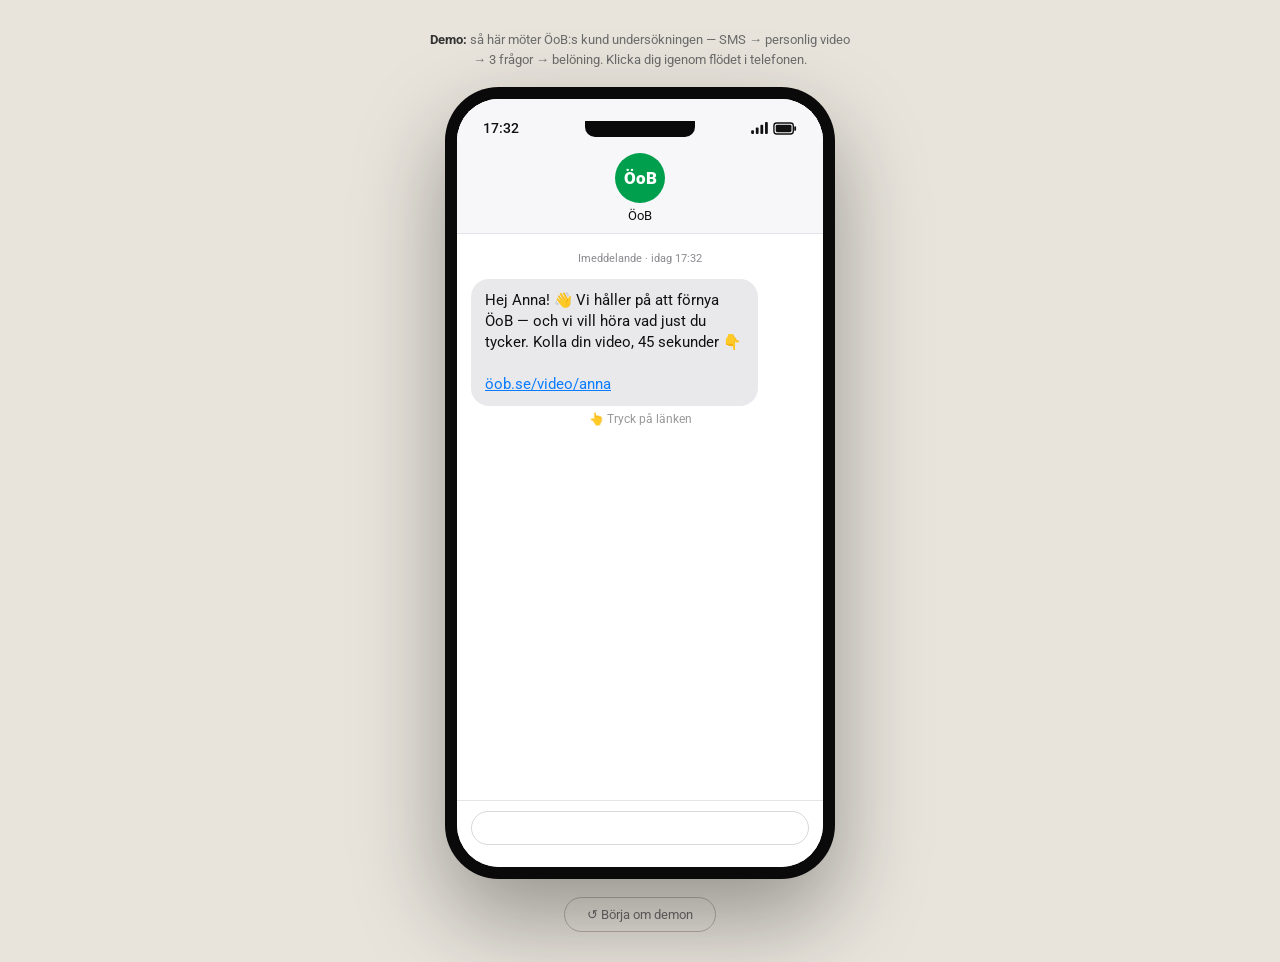
<file: oob/demo/index.html>
<!DOCTYPE html>
<html lang="sv">
<head>
<meta charset="UTF-8">
<meta name="viewport" content="width=device-width, initial-scale=1.0">
<meta name="robots" content="noindex, nofollow">
<title>ÖoB kundundersökning — demo (WEQ)</title>
<link rel="preconnect" href="https://fonts.googleapis.com">
<link href="https://fonts.googleapis.com/css2?family=Roboto:wght@400;500;700;900&display=swap" rel="stylesheet">
<style>
  :root {
    --oob: #009F4D;
    --oob-dark: #2C622C;
    --oob-light: #F6F6F6;
  }
  * { box-sizing: border-box; margin: 0; padding: 0; }
  body {
    font-family: 'Roboto', sans-serif; background: #E8E4DC;
    min-height: 100vh; display: flex; flex-direction: column;
    align-items: center; justify-content: center; padding: 30px 16px;
  }
  .demo-note {
    font-size: 13px; color: #6b6b6b; margin-bottom: 18px; text-align: center;
    max-width: 420px; line-height: 1.5;
  }
  .demo-note strong { color: #333; }

  /* Telefonram */
  .phone {
    width: 390px; max-width: 96vw; height: 800px; max-height: 88vh;
    background: #0a0a0a; border-radius: 54px; padding: 12px;
    box-shadow: 0 40px 90px rgba(0,0,0,0.35);
    position: relative;
  }
  .phone-screen {
    width: 100%; height: 100%; border-radius: 42px; overflow: hidden;
    background: #fff; position: relative;
  }
  .notch {
    position: absolute; top: 22px; left: 50%; transform: translateX(-50%);
    width: 110px; height: 16px; background: #0a0a0a; border-radius: 0 0 10px 10px; z-index: 50;
  }
  .statusbar {
    position: absolute; top: 0; left: 0; right: 0; height: 44px; z-index: 40;
    display: flex; align-items: center; justify-content: space-between;
    padding: 14px 26px 0; font-size: 14px; font-weight: 500; pointer-events: none;
  }
  .statusbar .sb-icons { display: flex; gap: 5px; align-items: center; }

  /* Skärmar — tydlig kort-swipe mellan steg */
  .scr {
    position: absolute; inset: 0; opacity: 0; pointer-events: none;
    overflow-y: auto; transform: translateX(88%) scale(0.94);
    transition: opacity .42s ease, transform .62s cubic-bezier(.2,1.15,.3,1);
    box-shadow: -20px 0 50px rgba(0,0,0,0.0);
  }
  .scr.on { opacity: 1; pointer-events: auto; transform: translateX(0) scale(1); z-index: 10; }
  .scr.leaving {
    opacity: 0; transform: translateX(-45%) scale(0.9); z-index: 5;
    transition: opacity .4s ease, transform .45s cubic-bezier(.5,0,.7,.4);
  }

  /* Innehållet landar ett element i taget */
  @keyframes rise {
    from { opacity: 0; transform: translateY(22px); }
    to   { opacity: 1; transform: translateY(0); }
  }
  .scr.on .q-video   { animation: rise .5s cubic-bezier(.22,1,.36,1) .08s both; }
  .scr.on .q-title   { animation: rise .5s cubic-bezier(.22,1,.36,1) .18s both; }
  .scr.on .q-sub     { animation: rise .5s cubic-bezier(.22,1,.36,1) .24s both; }
  .scr.on .q-opt:nth-child(1) { animation: rise .45s cubic-bezier(.22,1,.36,1) .28s both; }
  .scr.on .q-opt:nth-child(2) { animation: rise .45s cubic-bezier(.22,1,.36,1) .36s both; }
  .scr.on .q-opt:nth-child(3) { animation: rise .45s cubic-bezier(.22,1,.36,1) .44s both; }
  .scr.on .q-opt:nth-child(4) { animation: rise .45s cubic-bezier(.22,1,.36,1) .52s both; }
  .scr.on .video-box   { animation: rise .5s cubic-bezier(.22,1,.36,1) .08s both; }
  .scr.on .offer-card  { animation: rise .5s cubic-bezier(.22,1,.36,1) .2s both; }
  .scr.on .btn-oob     { animation: rise .45s cubic-bezier(.22,1,.36,1) .32s both; }
  .scr.on .thanks .check    { animation: pop .55s cubic-bezier(.2,1.4,.4,1) .1s both; }
  .scr.on .thanks h2        { animation: rise .5s cubic-bezier(.22,1,.36,1) .22s both; }
  .scr.on .thanks p         { animation: rise .5s cubic-bezier(.22,1,.36,1) .3s both; }
  .scr.on .thanks .small    { animation: rise .5s cubic-bezier(.22,1,.36,1) .46s both; }
  @keyframes pop {
    from { opacity: 0; transform: scale(0.4); }
    to   { opacity: 1; transform: scale(1); }
  }

  /* Progressbaren fylls när skärmen visas */
  .scr .q-fill { width: 0 !important; transition: width .7s cubic-bezier(.22,1,.36,1) .25s; }
  .scr.on #f1 { width: 33% !important; }
  .scr.on #f2 { width: 66% !important; }
  .scr.on #f3 { width: 100% !important; }

  /* SMS-skärmen */
  #scrSms { background: #fff; display: flex; flex-direction: column; }
  .sms-head {
    padding: 54px 14px 10px; text-align: center; background: #f7f7fa;
    border-bottom: 0.5px solid #e3e3e8; flex: 0 0 auto;
  }
  .sms-av {
    width: 50px; height: 50px; border-radius: 50%; background: var(--oob);
    margin: 0 auto; display: flex; align-items: center; justify-content: center;
    color: #fff; font-weight: 900; font-size: 17px;
  }
  .sms-name { font-size: 13px; color: #111; margin-top: 5px; }
  .sms-body { flex: 1; padding: 18px 14px; }
  .sms-stamp { text-align: center; font-size: 11px; color: #8a8a90; margin-bottom: 14px; }
  .sms-bubble {
    max-width: 85%; background: #e9e9eb; color: #111; border-radius: 18px;
    padding: 11px 14px; font-size: 14.5px; line-height: 1.45;
  }
  .sms-bubble a { color: #0a7cff; text-decoration: underline; word-break: break-all; }
  .sms-input { padding: 10px 14px 22px; border-top: 0.5px solid #e3e3e8; }
  .sms-input > div { height: 34px; border: 1px solid #d7d7dc; border-radius: 18px; }
  .tap-hint {
    text-align: center; font-size: 12px; color: #999; padding: 6px 0 2px;
    animation: hintpulse 1.6s ease-in-out infinite;
  }
  @keyframes hintpulse { 0%,100% { opacity: .55; } 50% { opacity: 1; } }

  /* ÖoB-sidor (video + enkät) */
  .oobpage { background: var(--oob-light); display: flex; flex-direction: column; }
  .oob-header {
    background: var(--oob); padding: 52px 16px 12px; flex: 0 0 auto;
    display: flex; align-items: center; gap: 10px;
  }
  .oob-logo {
    background: #fff; border-radius: 50%; width: 46px; height: 46px;
    display: flex; flex-direction: column; align-items: center; justify-content: center;
    flex: 0 0 auto;
  }
  .oob-logo b { color: var(--oob); font-weight: 900; font-size: 15px; line-height: 1; letter-spacing: -0.5px; }
  .oob-logo span { color: var(--oob); font-size: 4.5px; font-weight: 700; letter-spacing: 0.4px; margin-top: 1px; }
  .oob-header .head-txt { color: #fff; }
  .oob-header .head-txt b { font-size: 15px; font-weight: 700; letter-spacing: 0.5px; display: block; }
  .oob-header .head-txt span { font-size: 11px; opacity: 0.9; }
  .oob-content { flex: 1; padding: 18px 16px 24px; overflow-y: auto; }

  .video-box {
    background: #111; border-radius: 10px; aspect-ratio: 16/10; position: relative;
    display: flex; flex-direction: column; align-items: center; justify-content: center;
    gap: 10px; cursor: pointer; overflow: hidden;
  }
  .video-box .play {
    width: 62px; height: 62px; border-radius: 50%; background: rgba(255,255,255,0.15);
    border: 2.5px solid #fff; display: flex; align-items: center; justify-content: center;
    transition: transform .2s;
  }
  .video-box:hover .play { transform: scale(1.08); }
  .video-box .play::after {
    content: ''; margin-left: 5px;
    border-left: 20px solid #fff; border-top: 12px solid transparent; border-bottom: 12px solid transparent;
  }
  .video-box p { color: #fff; font-size: 13px; opacity: .85; }
  .video-progress { position: absolute; bottom: 0; left: 0; height: 4px; background: var(--oob); width: 0; transition: width 2.5s linear; }

  .offer-card {
    margin-top: 14px; background: #fff; border-radius: 10px; padding: 16px;
    text-align: center; border: 1px solid #e5e5e5;
  }
  .offer-card .tag {
    display: inline-block; background: #C8102E; color: #FFD100;
    font-weight: 900; font-size: 20px; padding: 4px 14px; border-radius: 4px;
    transform: rotate(-2deg); margin-bottom: 8px;
  }
  .offer-card p { font-size: 14px; color: #333; line-height: 1.5; }
  .btn-oob {
    display: block; width: 100%; margin-top: 14px; padding: 15px;
    background: var(--oob); color: #fff; border: none; border-radius: 6px;
    font-family: 'Roboto', sans-serif; font-size: 15px; font-weight: 700;
    letter-spacing: 0.5px; text-transform: uppercase; cursor: pointer;
    transition: background .15s;
  }
  .btn-oob:hover { background: #008a42; }
  .btn-oob.ghost {
    background: #fff; color: var(--oob); border: 2px solid var(--oob);
  }
  .btn-oob.ghost:hover { background: #eefaf3; }

  /* Fråge-video: medarbetare ställer frågan */
  .q-video {
    background: #14231a; border-radius: 10px; aspect-ratio: 16/9; position: relative;
    display: flex; flex-direction: column; align-items: center; justify-content: center;
    gap: 8px; cursor: pointer; overflow: hidden; margin-bottom: 16px;
  }
  .q-video .qv-play {
    width: 48px; height: 48px; border-radius: 50%; background: rgba(255,255,255,0.15);
    border: 2px solid #fff; display: flex; align-items: center; justify-content: center;
    transition: transform .2s;
  }
  .q-video:hover .qv-play { transform: scale(1.08); }
  .q-video .qv-play::after {
    content: ''; margin-left: 4px;
    border-left: 15px solid #fff; border-top: 9px solid transparent; border-bottom: 9px solid transparent;
  }
  .q-video .qv-who {
    position: absolute; left: 10px; bottom: 10px; display: flex; align-items: center; gap: 8px;
    background: rgba(0,0,0,0.45); border-radius: 100px; padding: 5px 12px 5px 5px;
  }
  .q-video .qv-av {
    width: 26px; height: 26px; border-radius: 50%; background: var(--oob);
    display: flex; align-items: center; justify-content: center;
    color: #fff; font-size: 12px; font-weight: 700;
  }
  .q-video .qv-who span { color: #fff; font-size: 11.5px; }
  .q-video .qv-hint { color: #fff; font-size: 12px; opacity: .8; }

  /* Enkät */
  .q-progress-wrap { margin-bottom: 6px; display: flex; justify-content: space-between; align-items: center; }
  .q-count { font-size: 12px; color: #777; font-weight: 500; }
  .q-track { height: 6px; background: #e2e2e2; border-radius: 3px; margin-bottom: 22px; overflow: hidden; }
  .q-fill { height: 100%; background: var(--oob); border-radius: 3px; transition: width .4s ease; }
  .q-title { font-size: 20px; font-weight: 700; color: #1a1a1a; line-height: 1.3; margin-bottom: 6px; }
  .q-sub { font-size: 13px; color: #777; margin-bottom: 18px; }
  .q-opts { display: flex; flex-direction: column; gap: 10px; }
  .q-opt {
    background: #fff; border: 2px solid #e0e0e0; border-radius: 8px;
    padding: 15px 16px; font-size: 15px; font-weight: 500; color: #222;
    cursor: pointer; transition: all .15s; text-align: left; font-family: 'Roboto', sans-serif;
    display: flex; align-items: center; gap: 10px;
  }
  .q-opt:hover { border-color: var(--oob); background: #f4fbf7; }
  .q-opt.sel { border-color: var(--oob); background: #eefaf3; }
  .q-opt .dot {
    width: 20px; height: 20px; border-radius: 50%; border: 2px solid #cfcfcf; flex: 0 0 auto;
    display: flex; align-items: center; justify-content: center; transition: all .15s;
  }
  .q-opt.sel .dot { border-color: var(--oob); }
  .q-opt.sel .dot::after { content: ''; width: 10px; height: 10px; border-radius: 50%; background: var(--oob); }

  /* Tack-skärmen */
  .thanks { text-align: center; padding-top: 26px; }
  .thanks .check {
    width: 74px; height: 74px; border-radius: 50%; background: var(--oob);
    margin: 0 auto 16px; display: flex; align-items: center; justify-content: center;
  }
  .thanks .check svg { width: 38px; height: 38px; }
  .thanks h2 { font-size: 24px; font-weight: 900; color: #1a1a1a; margin-bottom: 8px; }
  .thanks p { font-size: 14px; color: #555; line-height: 1.55; max-width: 280px; margin: 0 auto; }
  .code-box {
    margin: 18px auto 4px; max-width: 260px; background: #fff;
    border: 2px dashed var(--oob); border-radius: 10px; padding: 14px;
  }
  .code-box .lbl { font-size: 11px; color: #777; text-transform: uppercase; letter-spacing: 1px; }
  .code-box .code { font-size: 24px; font-weight: 900; color: var(--oob); letter-spacing: 2px; margin-top: 2px; }
  .thanks .small { font-size: 11.5px; color: #999; margin-top: 14px; }

  /* Reset-knapp under telefonen */
  .restart {
    margin-top: 18px; background: none; border: 1px solid #b6b0a4; color: #6b6b6b;
    font-family: 'Roboto', sans-serif; font-size: 13px; padding: 9px 22px;
    border-radius: 100px; cursor: pointer;
  }
  .restart:hover { background: #dedad2; }
</style>
</head>
<body>

<p class="demo-note"><strong>Demo:</strong> så här möter ÖoB:s kund undersökningen — SMS → personlig video → 3 frågor → belöning. Klicka dig igenom flödet i telefonen.</p>

<div class="phone">
  <div class="phone-screen">
    <div class="notch"></div>
    <canvas id="confetti" style="position:absolute;inset:0;width:100%;height:100%;z-index:60;pointer-events:none;"></canvas>
    <div class="statusbar" id="statusbar">
      <span id="sbTime">09:41</span>
      <span class="sb-icons">
        <svg width="17" height="12" viewBox="0 0 18 13" fill="currentColor"><rect x="0" y="9" width="3" height="4" rx="1"/><rect x="5" y="6" width="3" height="7" rx="1"/><rect x="10" y="3" width="3" height="10" rx="1"/><rect x="15" y="0" width="3" height="13" rx="1"/></svg>
        <svg width="24" height="13" viewBox="0 0 26 14" fill="none"><rect x="1" y="1" width="21" height="12" rx="3" stroke="currentColor" stroke-width="1.5"/><rect x="3" y="3" width="17" height="8" rx="1.5" fill="currentColor"/><rect x="23" y="4.5" width="2" height="5" rx="1" fill="currentColor"/></svg>
      </span>
    </div>

    <!-- 1. SMS -->
    <div class="scr on" id="scrSms">
      <div class="sms-head">
        <div class="sms-av">ÖoB</div>
        <div class="sms-name">ÖoB</div>
      </div>
      <div class="sms-body">
        <div class="sms-stamp">Imeddelande · idag <span id="smsTime">09:41</span></div>
        <div class="sms-bubble">Hej Anna! 👋 Vi håller på att förnya ÖoB — och vi vill höra vad just du tycker. Kolla din video, 45 sekunder 👇<br><br><a href="#" onclick="go('scrVideo');return false;">öob.se/video/anna</a></div>
        <div class="tap-hint">👆 Tryck på länken</div>
      </div>
      <div class="sms-input"><div></div></div>
    </div>

    <!-- 2. Video + erbjudande -->
    <div class="scr oobpage" id="scrVideo">
      <div class="oob-header">
        <div class="oob-logo"><b>ÖoB</b><span>GER DIG MER</span></div>
        <div class="head-txt"><b>HEJ ANNA!</b><span>Din personliga video</span></div>
      </div>
      <div class="oob-content">
        <div class="video-box" id="videoBox" onclick="playVideo()">
          <div class="play" id="videoPlay"></div>
          <p id="videoLabel">Din video från ÖoB · 45 sek</p>
          <div class="video-progress" id="videoProg"></div>
        </div>
        <div class="offer-card">
          <p><strong>Nya butiker. Ny look.<br>Samma räta priser.</strong><br>Nu vill vi veta vad du tycker, Anna — tre snabba frågor, direkt från oss i varuhuset.</p>
        </div>
        <button class="btn-oob" onclick="go('scrQ1')">Svara på 3 snabba frågor →</button>
      </div>
    </div>

    <!-- 3. Fråga 1 -->
    <div class="scr oobpage" id="scrQ1">
      <div class="oob-header">
        <div class="oob-logo"><b>ÖoB</b><span>GER DIG MER</span></div>
        <div class="head-txt"><b>SNABB FRÅGA</b><span>Hjälp oss bli bättre — 3 frågor</span></div>
      </div>
      <div class="oob-content">
        <div class="q-progress-wrap"><span class="q-count">Fråga 1 av 3</span><span class="q-count">⏱ ca 30 sek</span></div>
        <div class="q-track"><div class="q-fill" id="f1" style="width:33%"></div></div>
        <div class="q-video" onclick="playQ(this)">
          <div class="qv-play"></div>
          <div class="qv-hint">Sara ställer frågan</div>
          <div class="qv-who"><div class="qv-av">S</div><span>Sara · varuhuset Barkarby</span></div>
        </div>
        <div class="q-title">Visste du att ÖoB håller på att förnyas — nya butiker, ny look?</div>
        <div class="q-opts">
          <button class="q-opt" onclick="pick(this,'scrQ2')"><span class="dot"></span>Ja, har sett det</button>
          <button class="q-opt" onclick="pick(this,'scrQ2')"><span class="dot"></span>Har hört något på vägen</button>
          <button class="q-opt" onclick="pick(this,'scrQ2')"><span class="dot"></span>Nej, ingen aning</button>
        </div>
      </div>
    </div>

    <!-- 4. Fråga 2 -->
    <div class="scr oobpage" id="scrQ2">
      <div class="oob-header">
        <div class="oob-logo"><b>ÖoB</b><span>GER DIG MER</span></div>
        <div class="head-txt"><b>SNABB FRÅGA</b><span>Hjälp oss bli bättre — 3 frågor</span></div>
      </div>
      <div class="oob-content">
        <div class="q-progress-wrap"><span class="q-count">Fråga 2 av 3</span></div>
        <div class="q-track"><div class="q-fill" id="f2" style="width:66%"></div></div>
        <div class="q-video" onclick="playQ(this)">
          <div class="qv-play"></div>
          <div class="qv-hint">Jonas ställer frågan</div>
          <div class="qv-who"><div class="qv-av">J</div><span>Jonas · varuhuset Uppsala</span></div>
        </div>
        <div class="q-title">Vad tycker du om nya ÖoB?</div>
        <div class="q-opts">
          <button class="q-opt" onclick="pick(this,'scrQ3')"><span class="dot"></span>Klart bättre</button>
          <button class="q-opt" onclick="pick(this,'scrQ3')"><span class="dot"></span>Ungefär som förut</button>
          <button class="q-opt" onclick="pick(this,'scrQ3')"><span class="dot"></span>Gillade gamla ÖoB mer</button>
        </div>
      </div>
    </div>

    <!-- 5. Fråga 3 -->
    <div class="scr oobpage" id="scrQ3">
      <div class="oob-header">
        <div class="oob-logo"><b>ÖoB</b><span>GER DIG MER</span></div>
        <div class="head-txt"><b>SISTA FRÅGAN</b><span>Hjälp oss bli bättre — 3 frågor</span></div>
      </div>
      <div class="oob-content">
        <div class="q-progress-wrap"><span class="q-count">Fråga 3 av 3</span></div>
        <div class="q-track"><div class="q-fill" id="f3" style="width:100%"></div></div>
        <div class="q-video" onclick="playQ(this)">
          <div class="qv-play"></div>
          <div class="qv-hint">Amina ställer frågan</div>
          <div class="qv-who"><div class="qv-av">A</div><span>Amina · varuhuset Löddeköpinge</span></div>
        </div>
        <div class="q-title">Vad skulle få dig att handla oftare hos oss?</div>
        <div class="q-opts">
          <button class="q-opt" onclick="pick(this,'scrThanks')"><span class="dot"></span>Lägre priser</button>
          <button class="q-opt" onclick="pick(this,'scrThanks')"><span class="dot"></span>Bättre sortiment</button>
          <button class="q-opt" onclick="pick(this,'scrThanks')"><span class="dot"></span>Fler erbjudanden som passar mig</button>
          <button class="q-opt" onclick="pick(this,'scrThanks')"><span class="dot"></span>Trevligare butiksupplevelse</button>
        </div>
      </div>
    </div>

    <!-- 6. Tack -->
    <div class="scr oobpage" id="scrThanks">
      <div class="oob-header">
        <div class="oob-logo"><b>ÖoB</b><span>GER DIG MER</span></div>
        <div class="head-txt"><b>TACK ANNA!</b><span>Du är guld värd</span></div>
      </div>
      <div class="oob-content thanks">
        <div class="check"><svg viewBox="0 0 24 24" fill="none" stroke="#fff" stroke-width="3" stroke-linecap="round" stroke-linejoin="round"><path d="M20 6L9 17l-5-5"/></svg></div>
        <h2 id="thanksName">Tack Anna! 🎉</h2>
        <p>Tack för att du tog dig tid att svara — det betyder mycket för oss. Dina svar hjälper oss göra nya ÖoB ännu bättre. Vi ses i varuhuset!</p>
        <button class="btn-oob" style="max-width:260px;margin:20px auto 0;" onclick="alert('I skarpt läge: vidare till öob.se 🛒')">Se vad som är nytt →</button>
        <div class="small">Nya butiker. Ny look. Samma räta priser.</div>
      </div>
    </div>

  </div>
</div>

<button class="restart" onclick="restart()">↺ Börja om demon</button>

<script>
  function clock(){
    var n = new Date();
    var t = String(n.getHours()).padStart(2,'0') + ':' + String(n.getMinutes()).padStart(2,'0');
    document.getElementById('sbTime').textContent = t;
    document.getElementById('smsTime').textContent = t;
  }
  clock(); setInterval(clock, 1000);

  var sb = document.getElementById('statusbar');
  function go(id){
    var cur = document.querySelector('.scr.on');
    if (cur) {
      cur.classList.remove('on');
      cur.classList.add('leaving');
      setTimeout(function(){ cur.classList.remove('leaving'); }, 400);
    }
    var el = document.getElementById(id);
    el.classList.add('on');
    el.scrollTop = 0;
    sb.style.color = (id === 'scrSms') ? '#111' : '#fff';
  }
  sb.style.color = '#111';

  var firstName = 'Anna';
  document.getElementById('thanksName').textContent = 'Tack ' + firstName + '! 🎉';

  function pick(btn, next){
    btn.parentElement.querySelectorAll('.q-opt').forEach(function(b){ b.classList.remove('sel'); });
    btn.classList.add('sel');
    setTimeout(function(){
      go(next);
      if (next === 'scrThanks') setTimeout(confetti, 350);
    }, 450);
  }

  // Konfetti i ÖoB-färger
  function confetti(){
    var cv = document.getElementById('confetti');
    var ctx = cv.getContext('2d');
    var W = cv.width = cv.offsetWidth * 2, H = cv.height = cv.offsetHeight * 2;
    var colors = ['#009F4D','#2C622C','#FFD100','#C8102E','#FFFFFF','#7ED9A7'];
    var parts = [];
    for (var i = 0; i < 140; i++) {
      parts.push({
        x: W/2 + (Math.random()-0.5)*W*0.25,
        y: H*0.42,
        vx: (Math.random()-0.5)*22,
        vy: -(Math.random()*26 + 9),
        w: Math.random()*12+7, h: Math.random()*7+5,
        c: colors[Math.floor(Math.random()*colors.length)],
        rot: Math.random()*Math.PI*2,
        vr: (Math.random()-0.5)*0.35,
        drag: 0.985 + Math.random()*0.01
      });
    }
    var t0 = performance.now();
    function frame(t){
      var age = (t - t0)/1000;
      ctx.clearRect(0,0,W,H);
      parts.forEach(function(p){
        p.vy += 0.55; p.vx *= p.drag; p.vy *= p.drag;
        p.x += p.vx; p.y += p.vy; p.rot += p.vr;
        ctx.save();
        ctx.translate(p.x, p.y);
        ctx.rotate(p.rot);
        ctx.globalAlpha = Math.max(0, 1 - age/2.6);
        ctx.fillStyle = p.c;
        ctx.fillRect(-p.w/2, -p.h/2, p.w, p.h);
        ctx.restore();
      });
      if (age < 2.8) requestAnimationFrame(frame);
      else ctx.clearRect(0,0,W,H);
    }
    requestAnimationFrame(frame);
  }

  function playVideo(){
    var prog = document.getElementById('videoProg');
    var lbl = document.getElementById('videoLabel');
    var play = document.getElementById('videoPlay');
    play.style.display = 'none';
    lbl.textContent = 'Spelar din personliga video …';
    prog.style.width = '100%';
    setTimeout(function(){
      lbl.textContent = 'Klart! Scrolla ner till ditt erbjudande 👇';
      play.style.display = 'flex';
    }, 2600);
  }

  function playQ(box){
    var hint = box.querySelector('.qv-hint');
    var play = box.querySelector('.qv-play');
    var orig = hint.textContent;
    play.style.display = 'none';
    hint.textContent = 'Spelar … (medarbetaren ställer frågan i videon)';
    setTimeout(function(){
      hint.textContent = 'Svara här under 👇';
      play.style.display = 'flex';
    }, 2200);
  }

  function restart(){
    document.querySelectorAll('.q-opt').forEach(function(b){ b.classList.remove('sel'); });
    document.getElementById('videoProg').style.width = '0';
    document.getElementById('videoLabel').textContent = 'Din video från ÖoB · 45 sek';
    go('scrSms');
  }
</script>

</body>
</html>
</file>
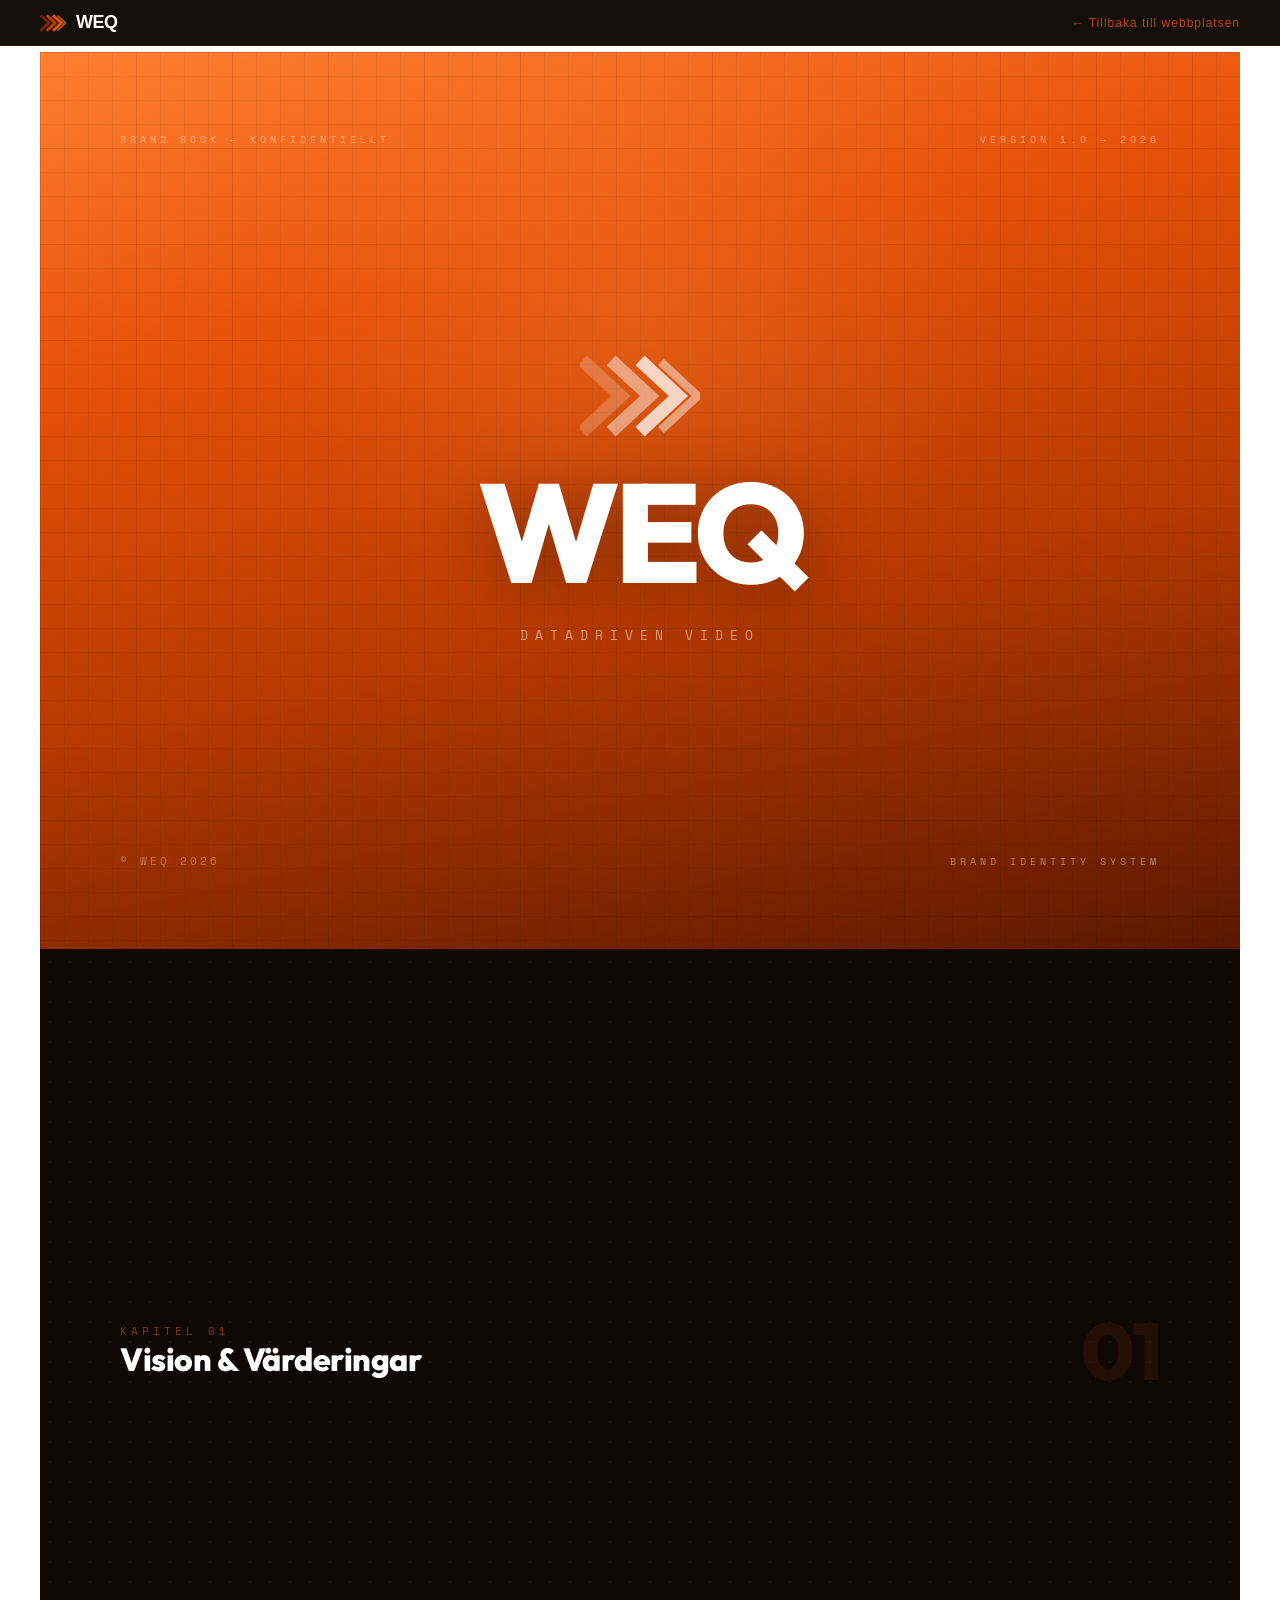
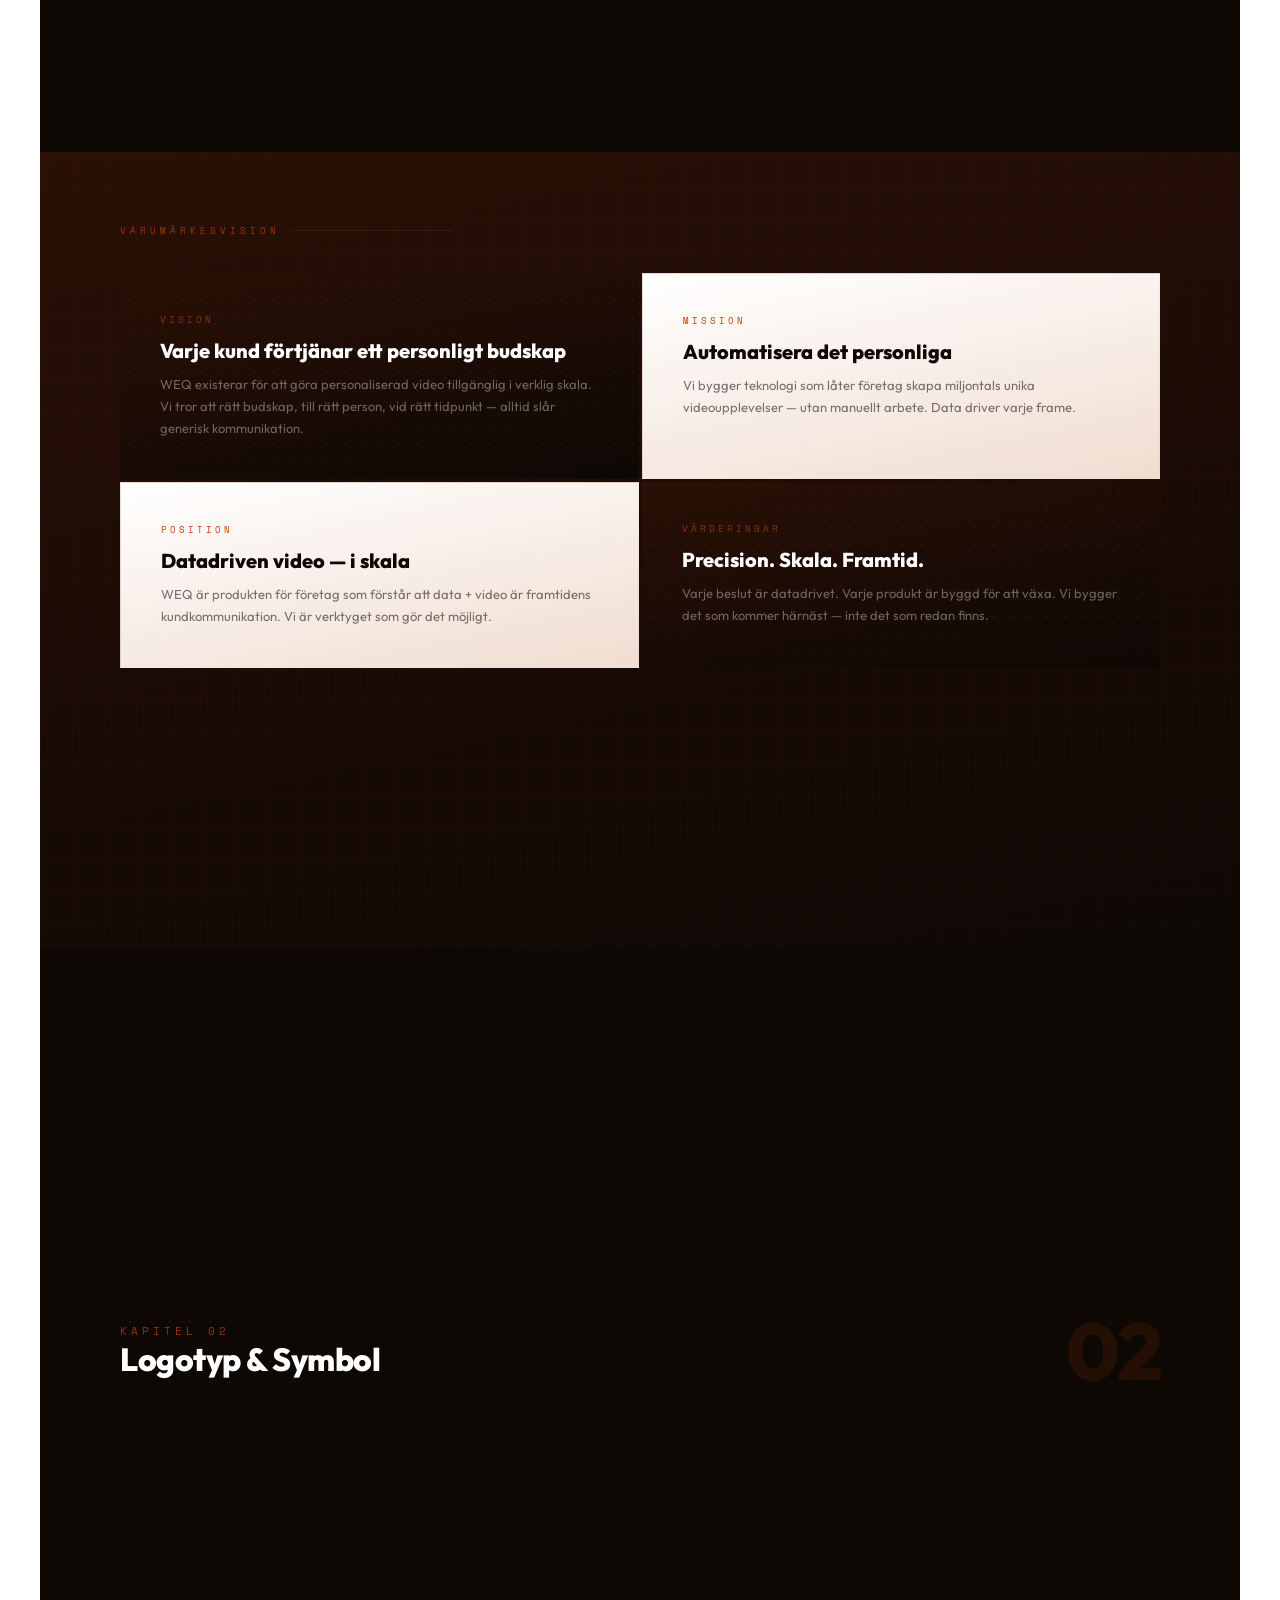
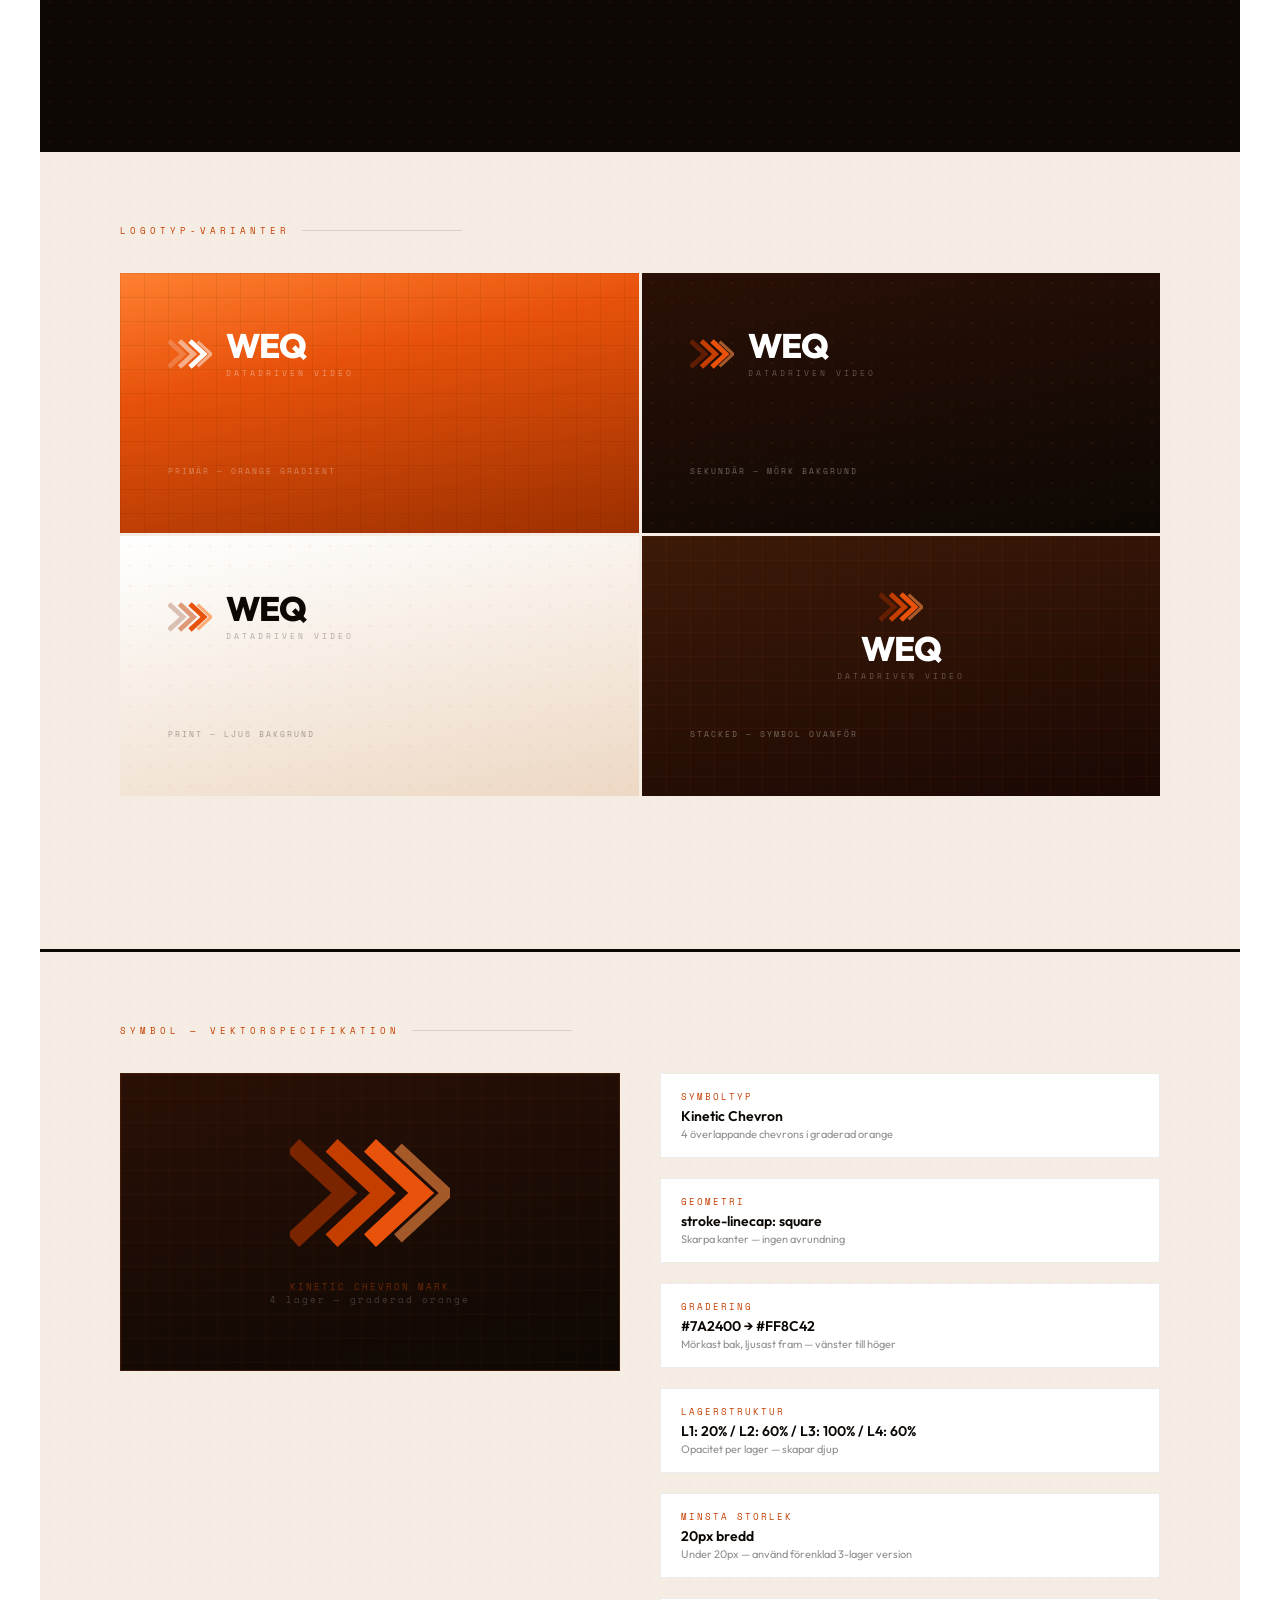
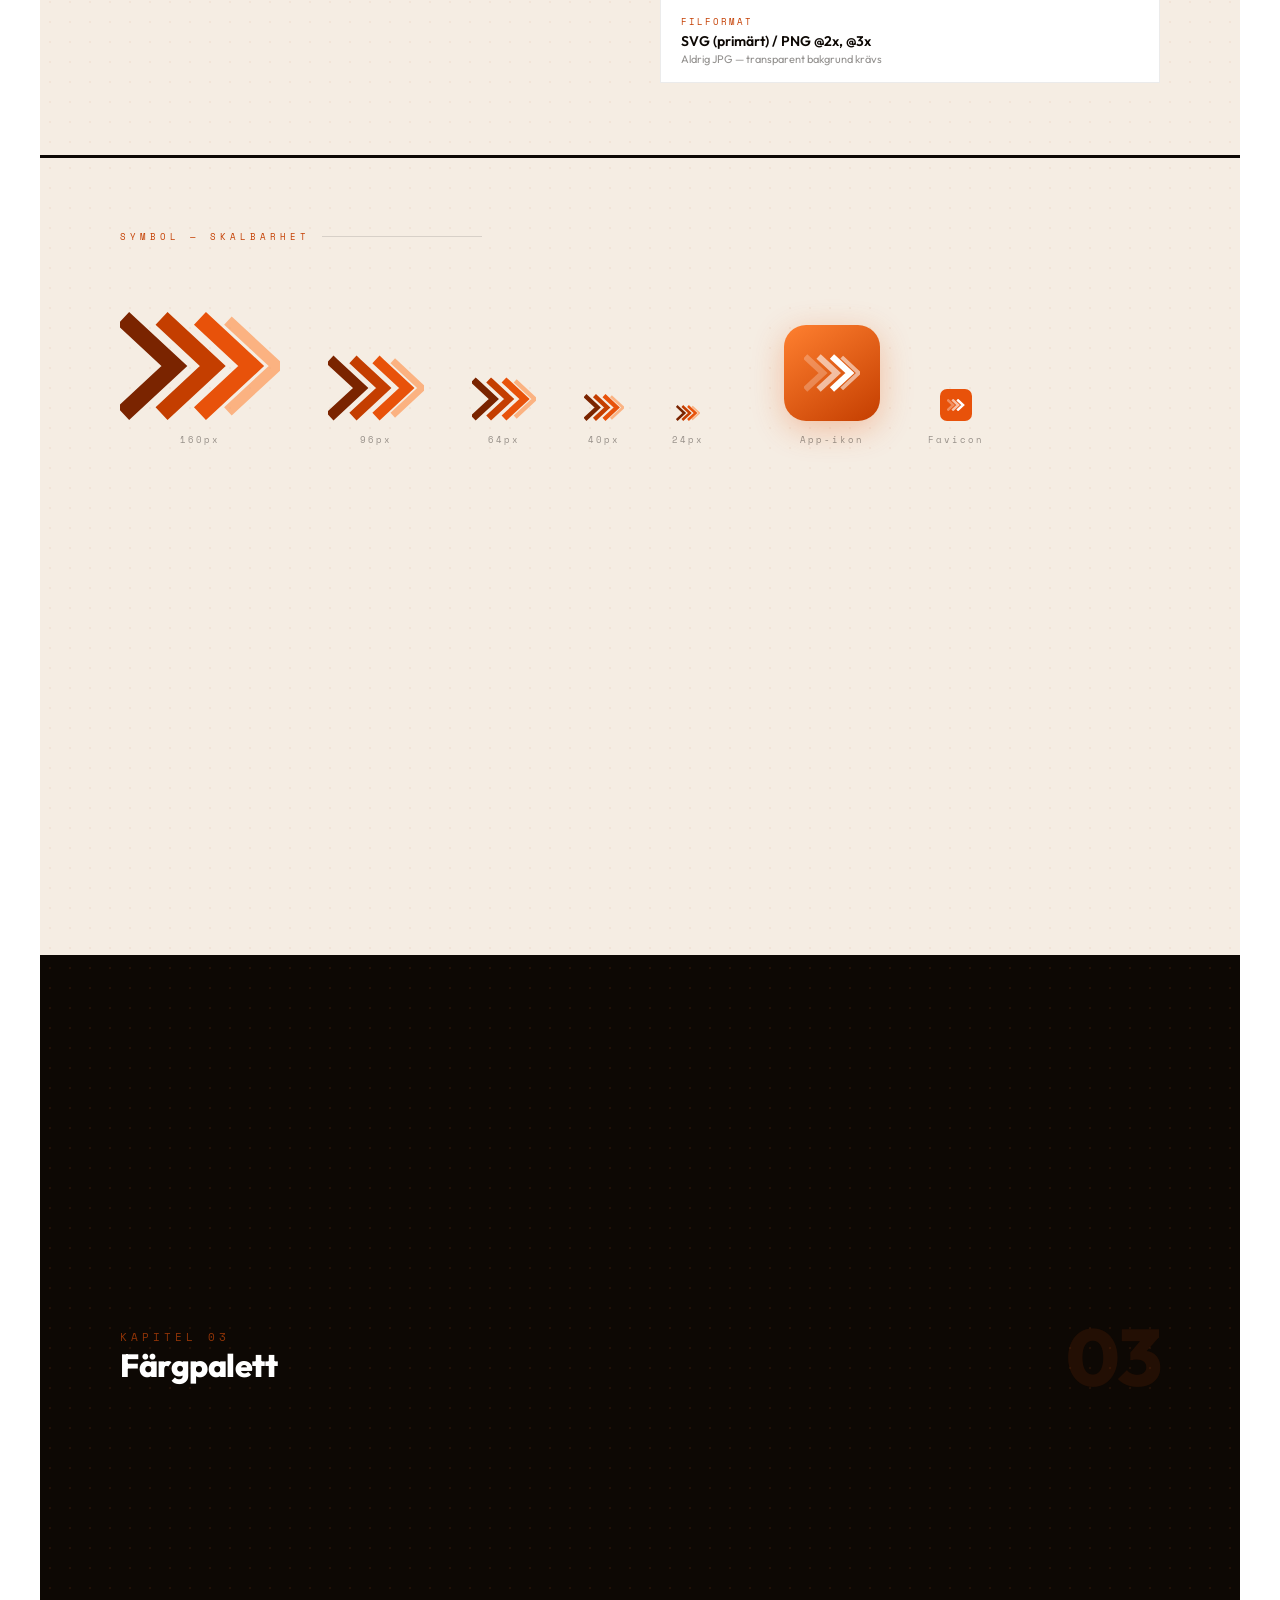
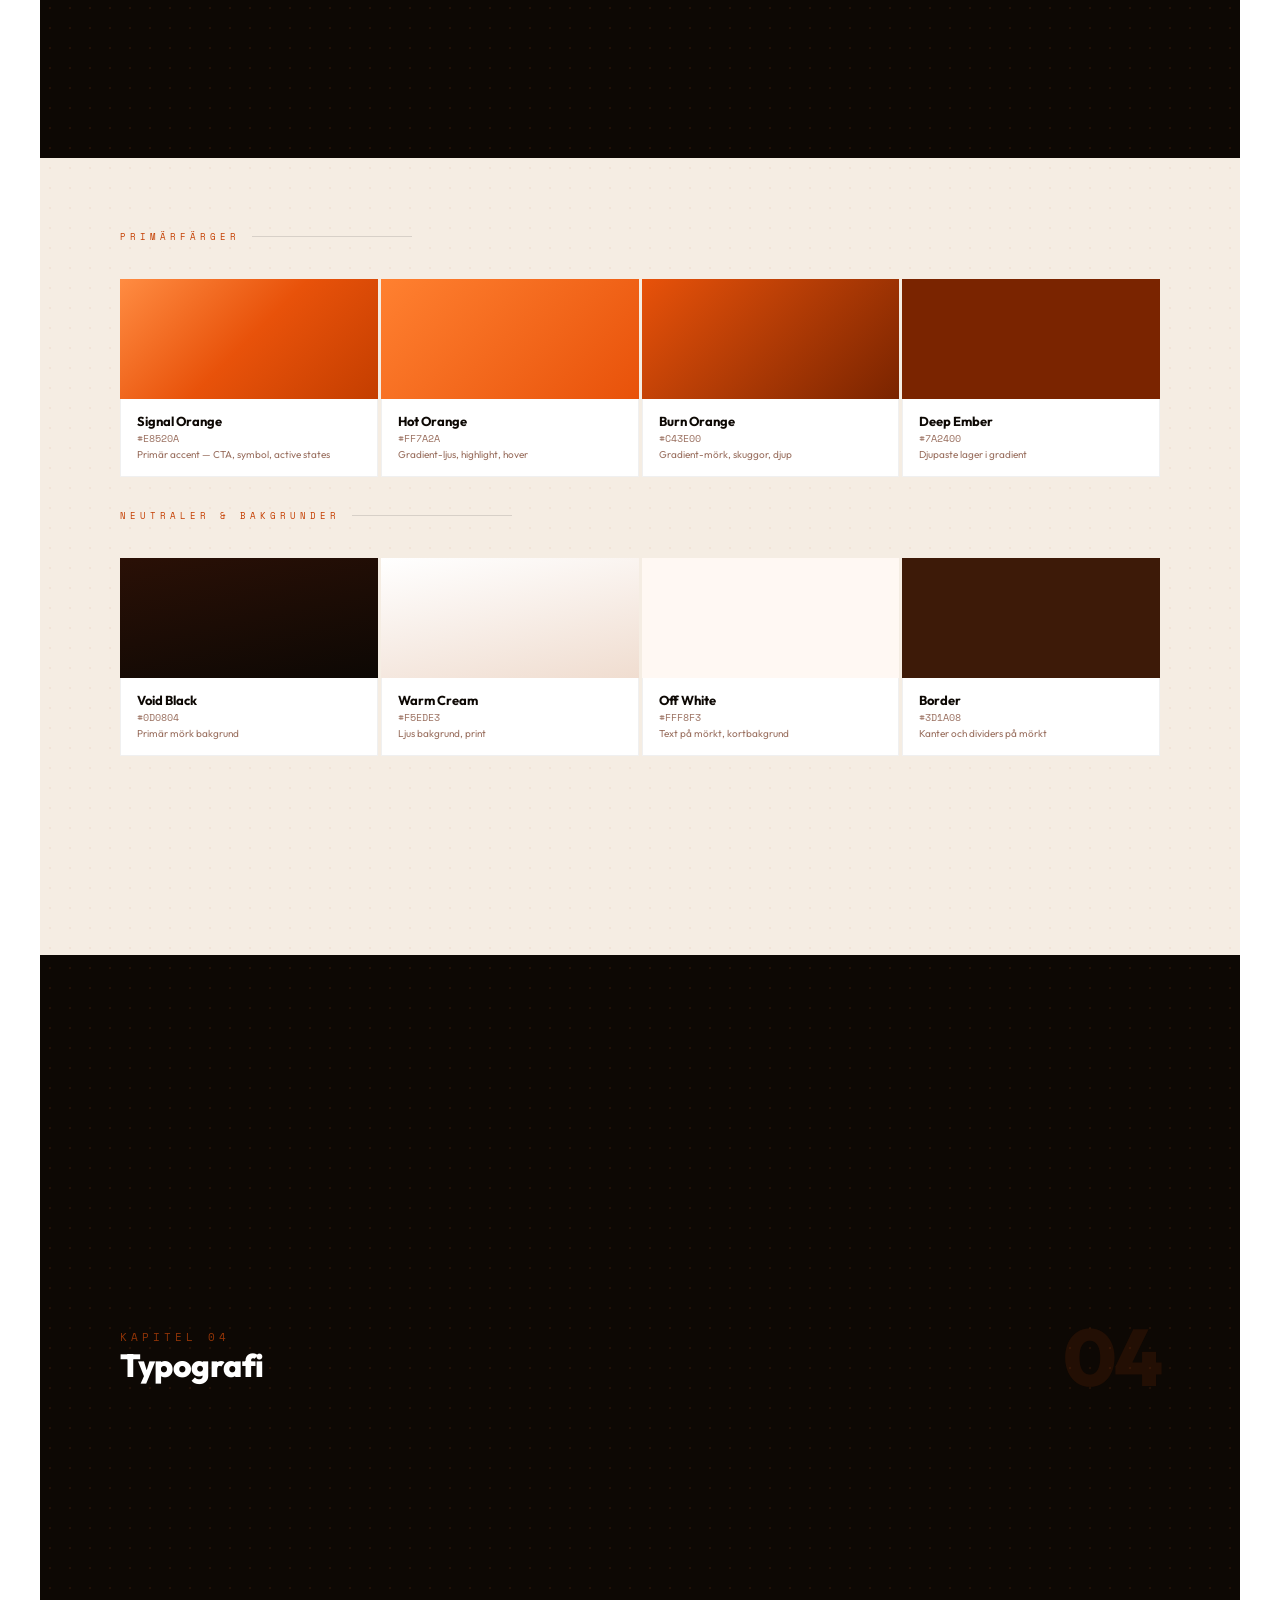
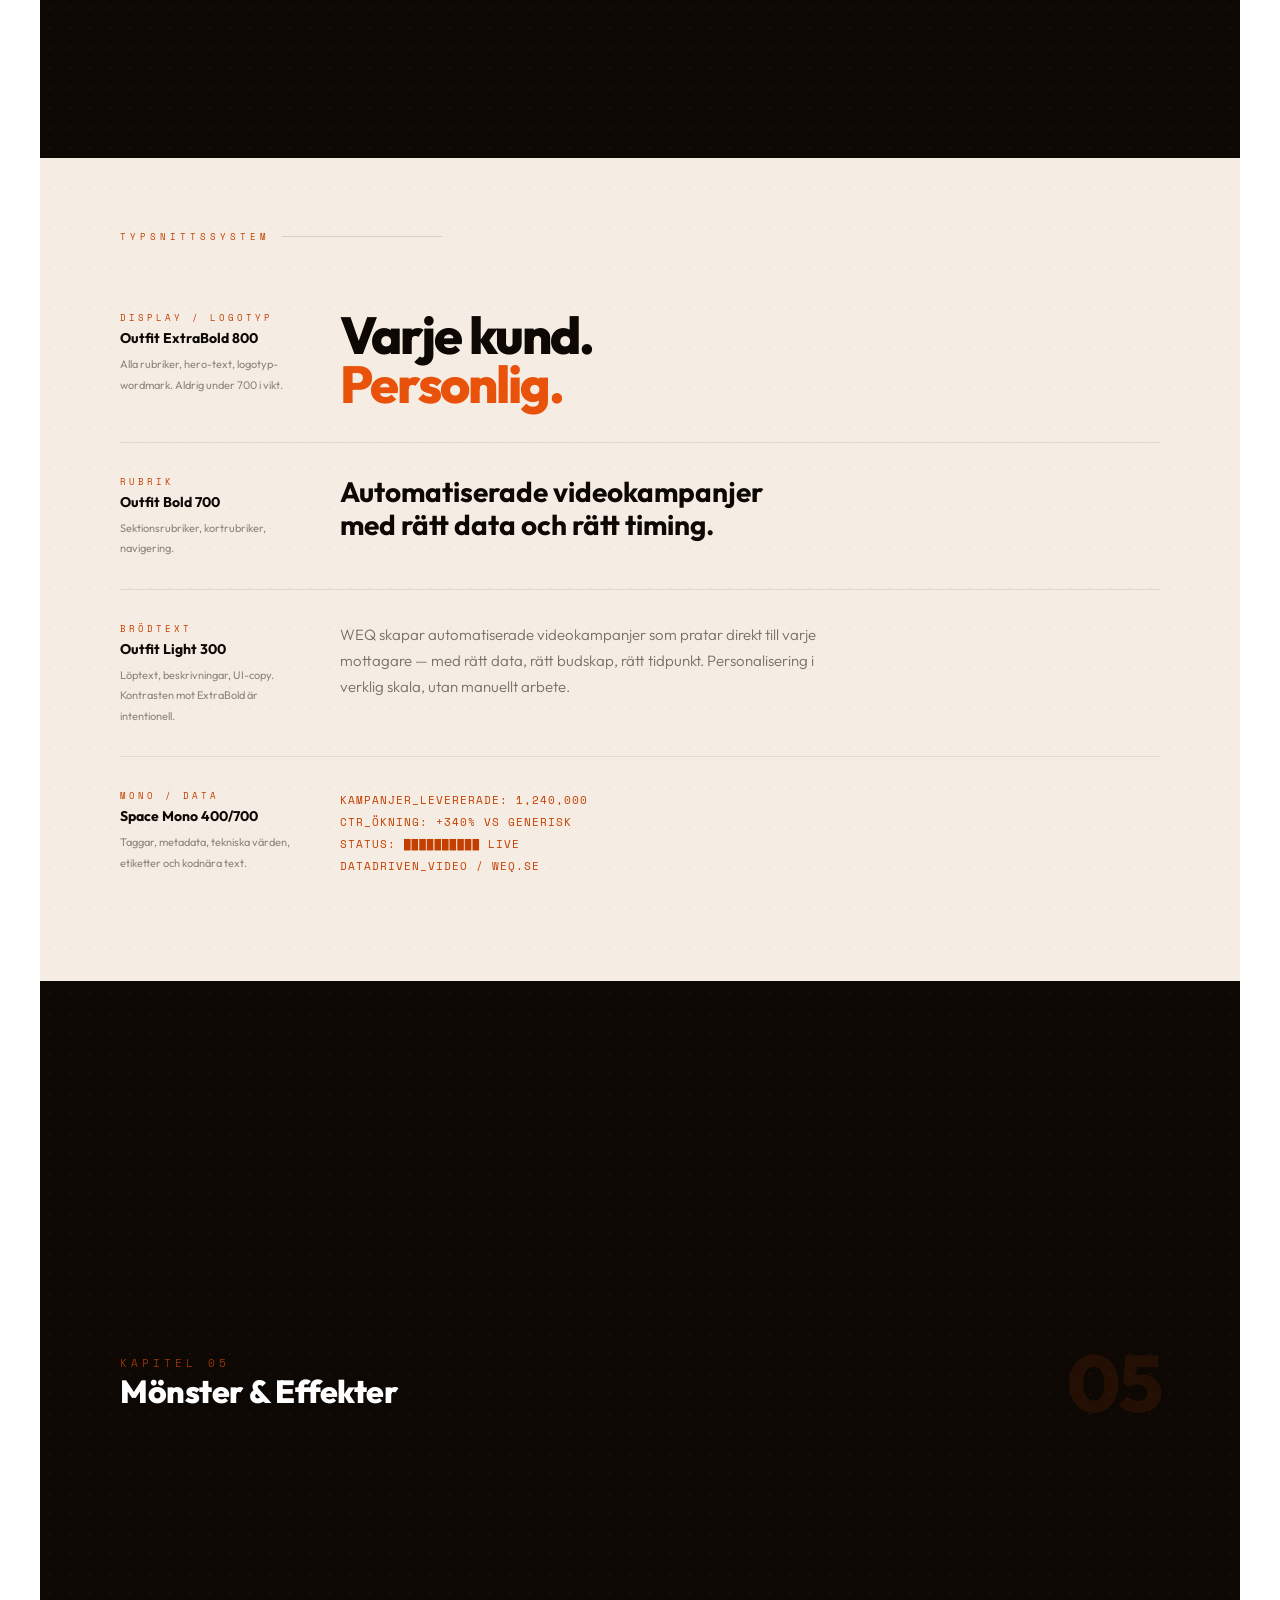
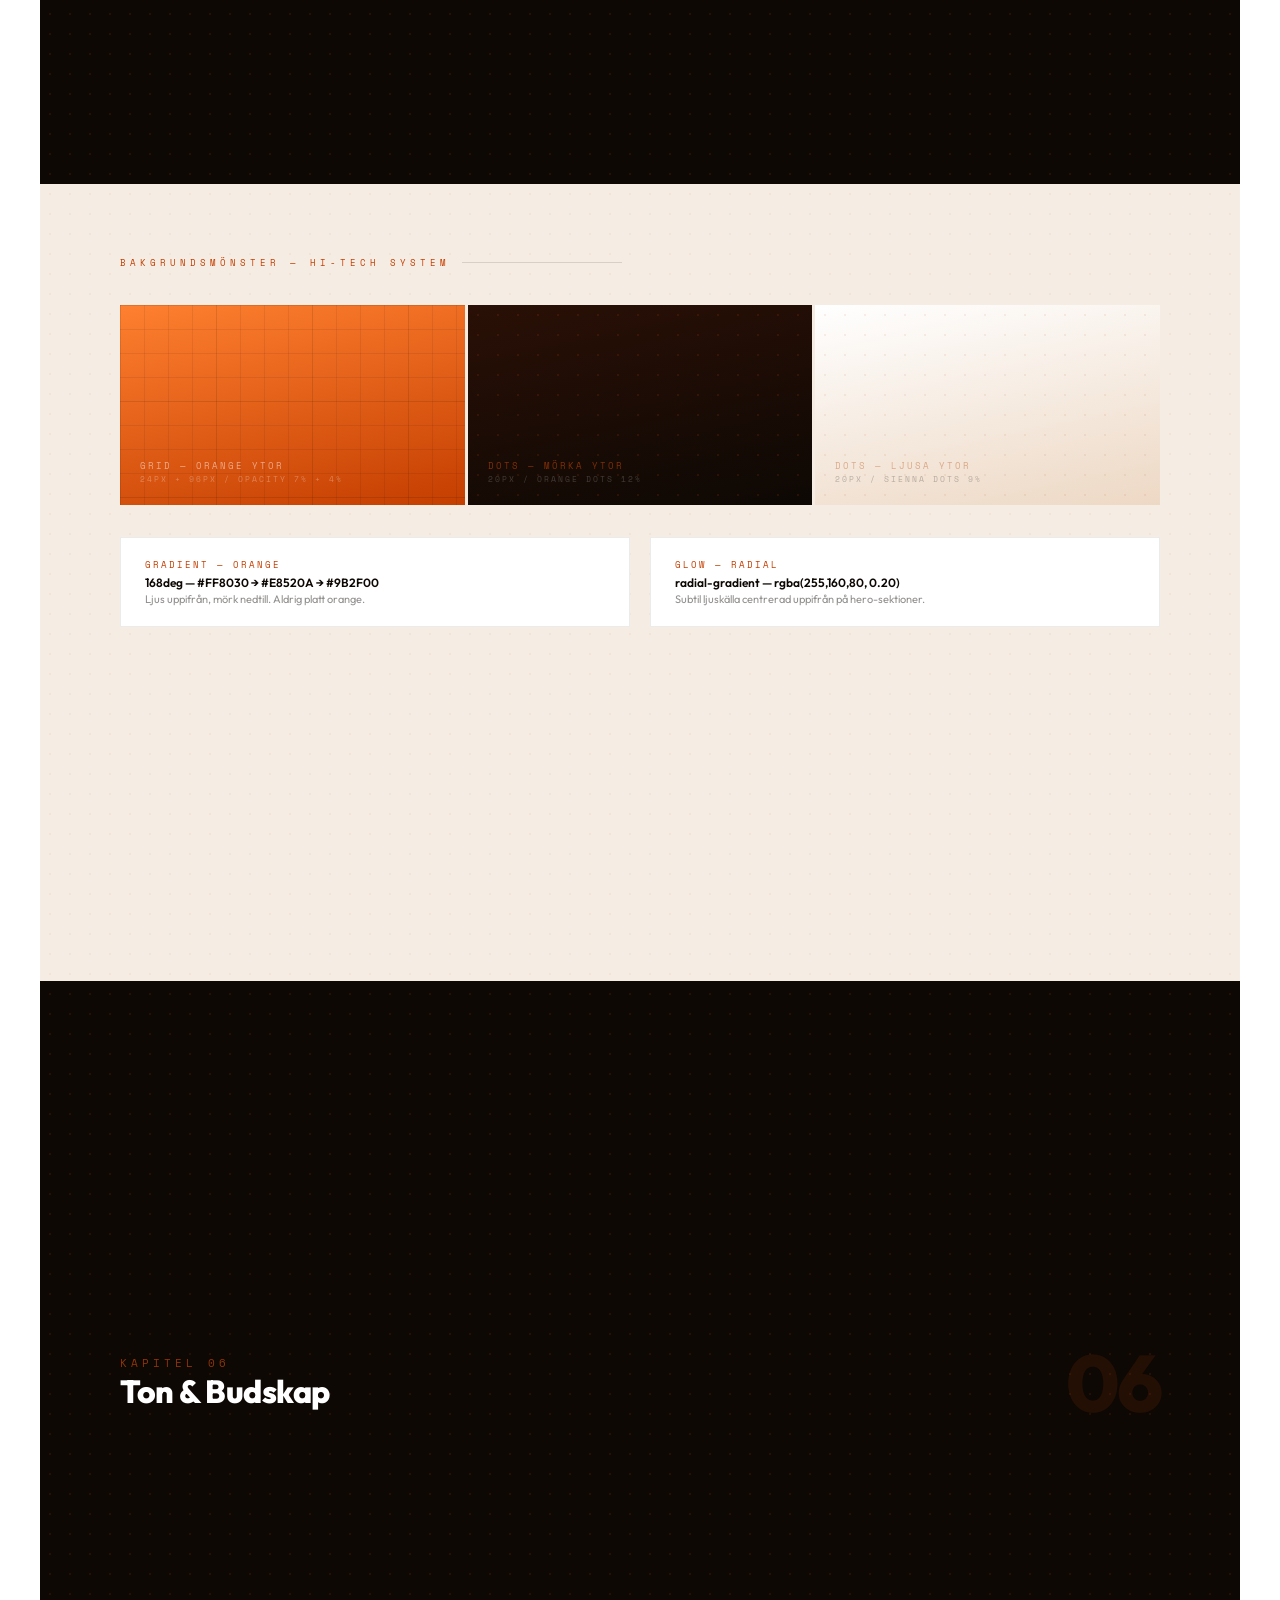
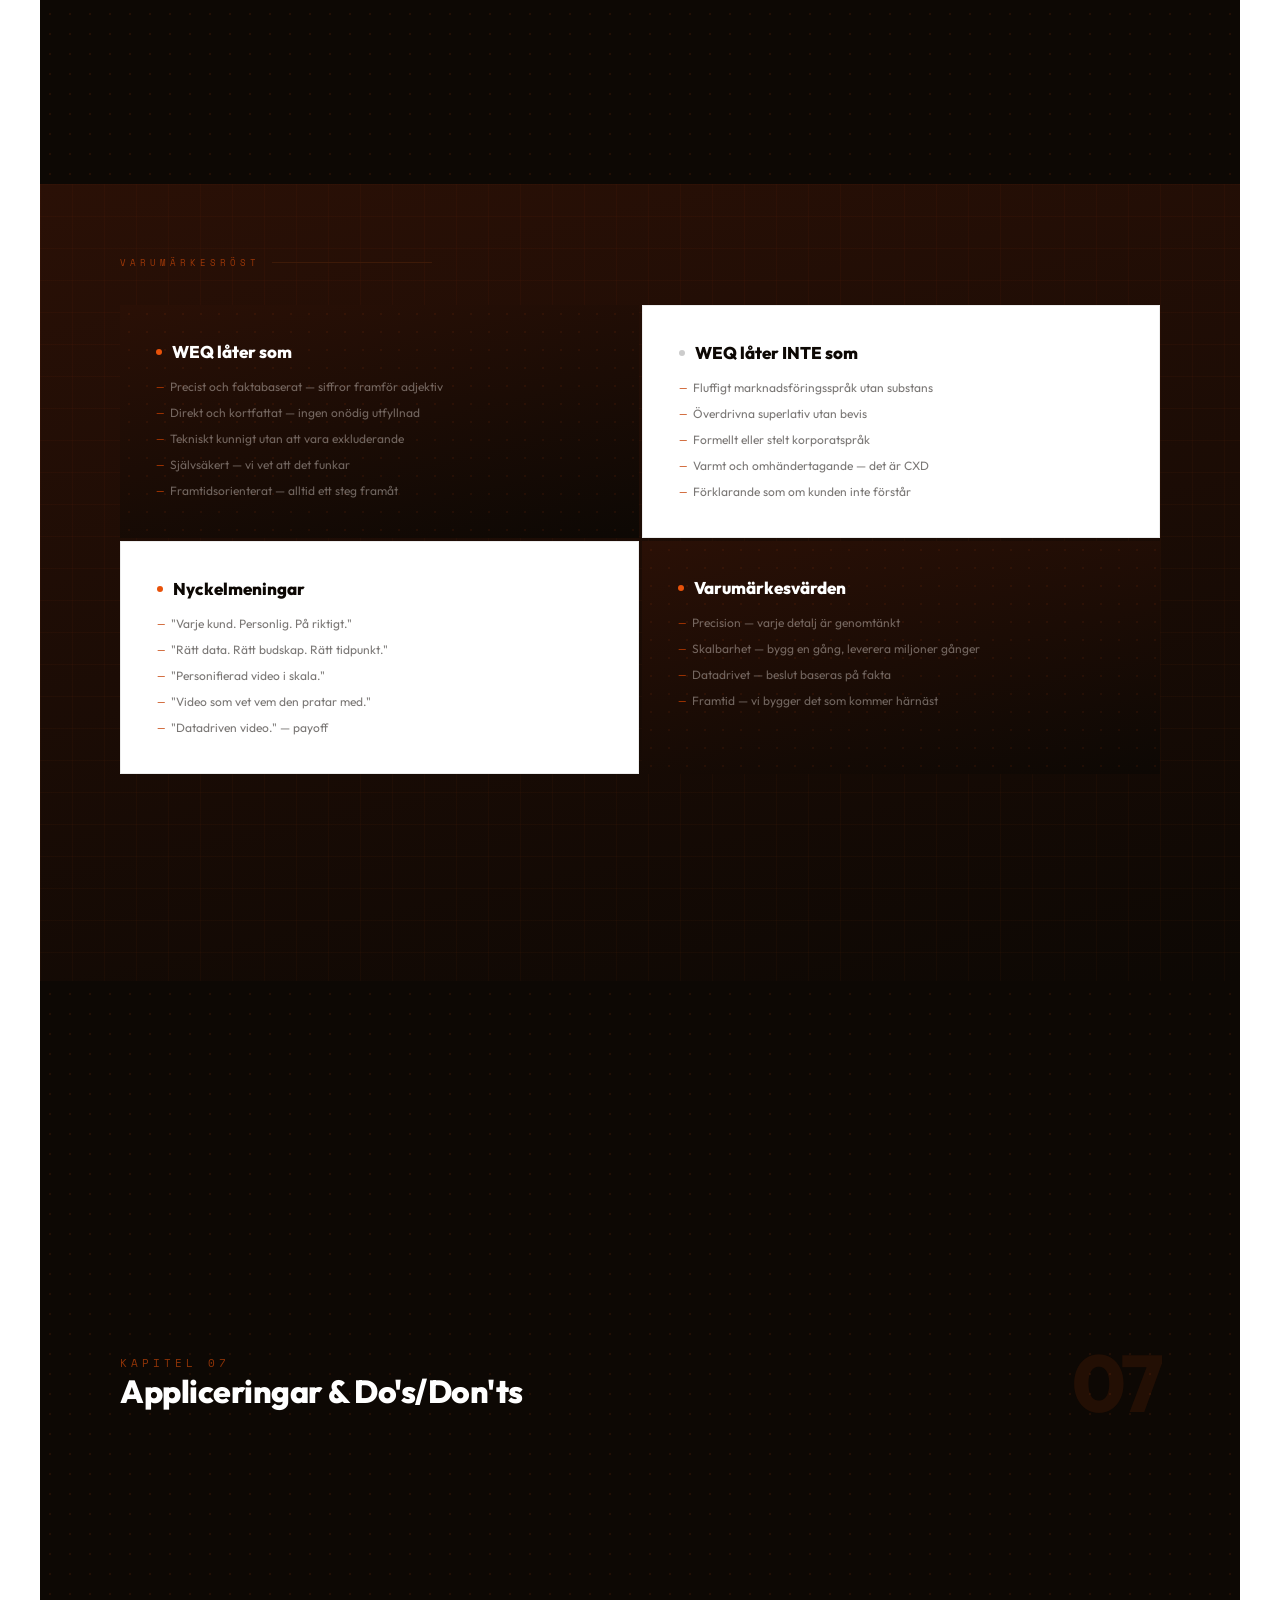
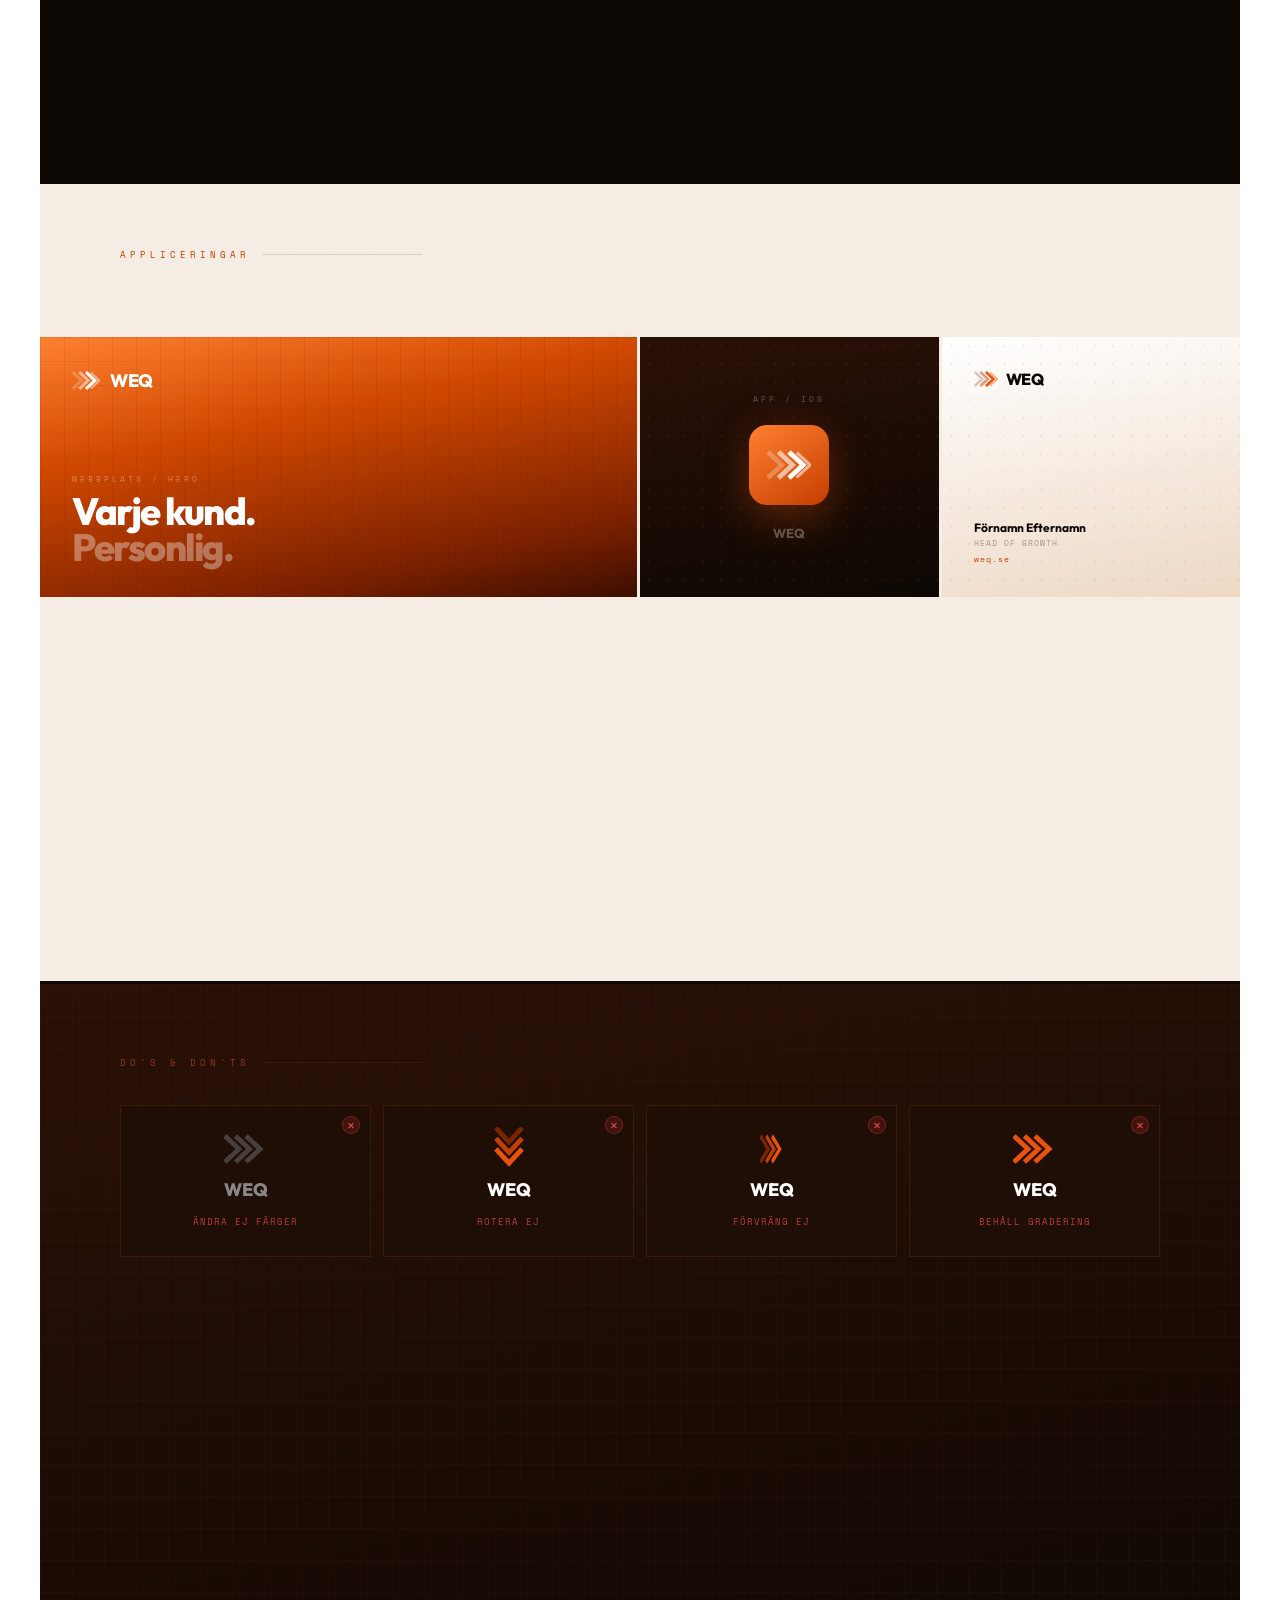
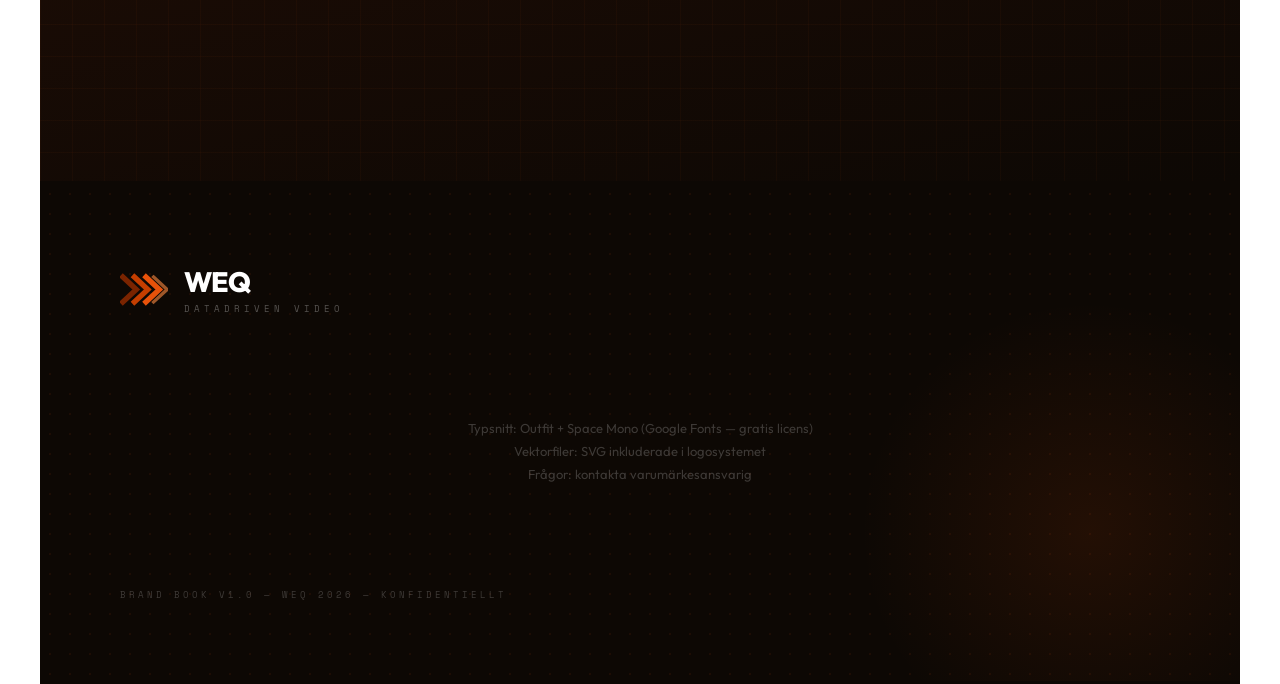
<file: grafisk-manual.html>
<!DOCTYPE html>
<html lang="sv">
<head>
<meta charset="UTF-8">
<meta name="viewport" content="width=device-width, initial-scale=1.0">
<title>WEQ — Brand Book 2026</title>
<link href="https://fonts.googleapis.com/css2?family=Space+Mono:wght@400;700&family=Outfit:wght@300;400;600;700;800;900&family=DM+Sans:wght@300;400&display=swap" rel="stylesheet">
<style>
@import url('https://fonts.googleapis.com/css2?family=Space+Mono:wght@400;700&family=Outfit:wght@300;400;600;700;800;900&display=swap');

*, *::before, *::after { box-sizing: border-box; margin: 0; padding: 0; }

:root {
  --o1: #FF8C42;
  --o2: #E8520A;
  --o3: #C43E00;
  --o4: #7A2400;
  --black: #0D0804;
  --surface: #160A04;
  --card: #1E0E06;
  --border: #3D1A08;
  --muted: rgba(255,248,243,0.38);
  --white: #FFF8F3;
  --cream: #F5EDE3;
  --cream2: #EDD8C4;
}

body { background:#fff; color:var(--black); font-family:'Outfit',sans-serif; }

/* ── PAGE SYSTEM ── */
.page {
  width: 1200px;
  min-height: 800px;
  margin: 0 auto;
  position: relative;
  overflow: hidden;
  border-bottom: 3px solid var(--black);
}

/* ── CHEVRON MACRO ── */
.chev { display:inline-block; }

/* ══════════════════════════
   PAGE 1 — COVER
══════════════════════════ */
.cover {
  background: linear-gradient(168deg, #FF8030 0%, #E8520A 28%, #B83A00 60%, #5A1800 100%);
  display: flex; flex-direction: column;
  justify-content: space-between;
  padding: 80px;
  min-height: 900px;
}
.cover::before {
  content:'';
  position:absolute;inset:0;
  background-image:
    linear-gradient(rgba(0,0,0,0.07) 1px,transparent 1px),
    linear-gradient(90deg,rgba(0,0,0,0.07) 1px,transparent 1px),
    linear-gradient(rgba(0,0,0,0.04) 1px,transparent 1px),
    linear-gradient(90deg,rgba(0,0,0,0.04) 1px,transparent 1px);
  background-size:24px 24px,24px 24px,96px 96px,96px 96px;
  pointer-events:none;
}
.cover::after {
  content:'';
  position:absolute;top:-100px;left:50%;transform:translateX(-50%);
  width:800px;height:700px;
  background:radial-gradient(ellipse,rgba(255,160,80,0.2) 0%,transparent 65%);
  pointer-events:none;
}
.cover>*{position:relative;z-index:1;}

.cover-top { display:flex; justify-content:space-between; align-items:flex-start; }
.cover-label {
  font-family:'Space Mono',monospace;
  font-size:10px;letter-spacing:4px;text-transform:uppercase;
  color:rgba(255,255,255,0.45);
}
.cover-center {
  display:flex;flex-direction:column;align-items:center;gap:24px;
  flex:1;justify-content:center;padding:80px 0;
}
.cover-wordmark {
  font-family:'Outfit',sans-serif;
  font-size:140px;font-weight:800;
  letter-spacing:-6px;color:#fff;line-height:1;
  text-shadow:0 8px 64px rgba(0,0,0,0.35);
  text-align:center;
}
.cover-payoff {
  font-family:'Space Mono',monospace;
  font-size:13px;letter-spacing:7px;text-transform:uppercase;
  color:rgba(255,255,255,0.5);text-align:center;
}
.cover-bottom { display:flex; justify-content:space-between; align-items:flex-end; }
.cover-year {
  font-family:'Space Mono',monospace;
  font-size:11px;letter-spacing:3px;color:rgba(255,255,255,0.35);
}

/* ══════════════════════════
   SECTION DIVIDERS
══════════════════════════ */
.chapter-header {
  background:var(--black);
  padding:48px 80px;
  display:flex;align-items:center;justify-content:space-between;
  position:relative;overflow:hidden;
}
.chapter-header::before {
  content:'';position:absolute;inset:0;
  background-image:radial-gradient(rgba(232,82,10,0.1) 1px,transparent 1px);
  background-size:20px 20px;pointer-events:none;
}
.chapter-header>*{position:relative;z-index:1;}
.chapter-num {
  font-family:'Space Mono',monospace;
  font-size:11px;letter-spacing:4px;color:rgba(232,82,10,0.6);text-transform:uppercase;
}
.chapter-title {
  font-family:'Outfit',sans-serif;
  font-size:32px;font-weight:800;color:#fff;letter-spacing:-0.5px;
}
.chapter-big {
  font-family:'Outfit',sans-serif;
  font-size:80px;font-weight:800;
  color:rgba(232,82,10,0.1);letter-spacing:-3px;line-height:1;
}

/* ══════════════════════════
   CONTENT PAGES
══════════════════════════ */
.content-page {
  padding:72px 80px;
  background:var(--cream);
  position:relative;overflow:hidden;
}
.content-page::before {
  content:'';position:absolute;inset:0;
  background-image:radial-gradient(rgba(180,80,20,0.06) 1px,transparent 1px);
  background-size:20px 20px;pointer-events:none;
}
.content-page>*{position:relative;z-index:1;}

.content-page-dark {
  padding:72px 80px;
  background:linear-gradient(168deg,#2A1006 0%,#0D0804 100%);
  position:relative;overflow:hidden;
}
.content-page-dark::before {
  content:'';position:absolute;inset:0;
  background-image:
    linear-gradient(rgba(232,82,10,0.04) 1px,transparent 1px),
    linear-gradient(90deg,rgba(232,82,10,0.04) 1px,transparent 1px);
  background-size:32px 32px;pointer-events:none;
}
.content-page-dark>*{position:relative;z-index:1;}

.sec-label {
  font-family:'Space Mono',monospace;
  font-size:9px;letter-spacing:4px;text-transform:uppercase;
  color:var(--o3);margin-bottom:36px;
  display:flex;align-items:center;gap:12px;
}
.sec-label::after{content:'';flex:1;height:1px;background:rgba(0,0,0,0.12);max-width:160px;}
.sec-label-light {
  font-family:'Space Mono',monospace;
  font-size:9px;letter-spacing:4px;text-transform:uppercase;
  color:rgba(232,82,10,0.6);margin-bottom:36px;
  display:flex;align-items:center;gap:12px;
}
.sec-label-light::after{content:'';flex:1;height:1px;background:var(--border);max-width:160px;}

/* ══════════════════════════
   VISION PAGE
══════════════════════════ */
.vision-grid {
  display:grid;grid-template-columns:1fr 1fr;gap:3px;
}
.vision-card {
  padding:40px;
  background:linear-gradient(168deg,#2A1006,#0D0804);
  position:relative;overflow:hidden;
}
.vision-card::before {
  content:'';position:absolute;inset:0;
  background-image:radial-gradient(rgba(232,82,10,0.1) 1px,transparent 1px);
  background-size:18px 18px;pointer-events:none;
}
.vision-card>*{position:relative;z-index:1;}
.vision-card-light {
  padding:40px;
  background:linear-gradient(168deg,#fff,#F0DDD0);
  border:1px solid rgba(0,0,0,0.07);
}
.vc-num {
  font-family:'Space Mono',monospace;
  font-size:9px;letter-spacing:3px;color:rgba(232,82,10,0.5);
  text-transform:uppercase;margin-bottom:12px;
}
.vc-title {
  font-family:'Outfit',sans-serif;
  font-size:20px;font-weight:800;color:#fff;margin-bottom:10px;
}
.vc-title-dark { color:var(--black); }
.vc-body { font-size:13px;color:var(--muted);line-height:1.7; }
.vc-body-dark { font-size:13px;color:rgba(13,8,4,0.55);line-height:1.7; }

/* ══════════════════════════
   LOGO PAGE
══════════════════════════ */
.logo-grid {
  display:grid;grid-template-columns:1fr 1fr;gap:3px;
}
.logo-panel {
  padding:56px 48px;
  display:flex;flex-direction:column;justify-content:space-between;
  min-height:260px;position:relative;overflow:hidden;
}
.lp-orange {
  background:linear-gradient(168deg,#FF8030 0%,#E8520A 35%,#9B2F00 100%);
}
.lp-orange::before {
  content:'';position:absolute;inset:0;
  background-image:linear-gradient(rgba(0,0,0,0.06) 1px,transparent 1px),linear-gradient(90deg,rgba(0,0,0,0.06) 1px,transparent 1px);
  background-size:24px 24px;pointer-events:none;
}
.lp-black {
  background:linear-gradient(168deg,#2A1006,#0D0804);
}
.lp-black::before {
  content:'';position:absolute;inset:0;
  background-image:radial-gradient(rgba(232,82,10,0.1) 1px,transparent 1px);
  background-size:20px 20px;pointer-events:none;
}
.lp-cream {
  background:linear-gradient(168deg,#fff,#EDD8C4);
}
.lp-cream::before {
  content:'';position:absolute;inset:0;
  background-image:radial-gradient(rgba(180,80,20,0.08) 1px,transparent 1px);
  background-size:20px 20px;pointer-events:none;
}
.lp-dark {
  background:linear-gradient(168deg,#3D1A08,#1A0804);
}
.lp-dark::before {
  content:'';position:absolute;inset:0;
  background-image:linear-gradient(rgba(232,82,10,0.05) 1px,transparent 1px),linear-gradient(90deg,rgba(232,82,10,0.05) 1px,transparent 1px);
  background-size:24px 24px;pointer-events:none;
}
.logo-panel>*{position:relative;z-index:1;}
.lp-lockup{display:flex;align-items:center;gap:14px;}
.lp-wm{font-family:'Outfit',sans-serif;font-weight:800;letter-spacing:-1px;line-height:1;}
.lp-wm-l{color:#fff;}
.lp-wm-d{color:var(--black);}
.lp-payoff{font-family:'Space Mono',monospace;font-size:8px;letter-spacing:3px;text-transform:uppercase;margin-top:4px;}
.lp-note{font-family:'Space Mono',monospace;font-size:8px;letter-spacing:2px;text-transform:uppercase;}
.lp-note-l{color:rgba(255,255,255,0.35);}
.lp-note-d{color:rgba(13,8,4,0.35);}
.lp-note-m{color:var(--muted);}

/* ══════════════════════════
   SYMBOL / VECTOR PAGE
══════════════════════════ */
.symbol-showcase {
  display:grid;grid-template-columns:1fr 1fr;gap:40px;align-items:start;
}
.symbol-left {
  background:linear-gradient(168deg,#2A1006,#0D0804);
  border:1px solid var(--border);
  padding:64px;
  display:flex;flex-direction:column;align-items:center;
  gap:32px;position:relative;overflow:hidden;
}
.symbol-left::before {
  content:'';position:absolute;inset:0;
  background-image:
    linear-gradient(rgba(232,82,10,0.05) 1px,transparent 1px),
    linear-gradient(90deg,rgba(232,82,10,0.05) 1px,transparent 1px);
  background-size:24px 24px;pointer-events:none;
}
.symbol-left>*{position:relative;z-index:1;}
.symbol-right { display:flex;flex-direction:column;gap:20px; }
.sym-prop {
  background:white;border:1px solid rgba(0,0,0,0.08);
  padding:16px 20px;
}
.sym-prop-label {
  font-family:'Space Mono',monospace;
  font-size:9px;letter-spacing:2px;text-transform:uppercase;
  color:var(--o3);margin-bottom:4px;
}
.sym-prop-val {
  font-family:'Outfit',sans-serif;
  font-size:14px;font-weight:600;color:var(--black);
}
.sym-prop-sub { font-size:11px;color:rgba(13,8,4,0.45);margin-top:2px; }

/* ══════════════════════════
   COLORS PAGE
══════════════════════════ */
.color-row {
  display:grid;grid-template-columns:repeat(4,1fr);gap:3px;margin-bottom:3px;
}
.color-row-2 {
  display:grid;grid-template-columns:repeat(4,1fr);gap:3px;
}
.swatch { overflow:hidden; }
.swatch-top { height:120px;position:relative; }
.swatch-bot {
  padding:14px 16px;
  background:white;
  border:1px solid rgba(0,0,0,0.06);border-top:none;
}
.sw-name{font-family:'Outfit',sans-serif;font-size:13px;font-weight:700;color:var(--black);margin-bottom:2px;}
.sw-hex{font-family:'Space Mono',monospace;font-size:10px;color:#9A7060;}
.sw-role{font-size:10px;color:#9A7060;margin-top:2px;line-height:1.4;}

/* ══════════════════════════
   TYPOGRAPHY PAGE
══════════════════════════ */
.type-row {
  display:grid;grid-template-columns:180px 1fr;gap:40px;
  align-items:start;padding:32px 0;
  border-bottom:1px solid rgba(0,0,0,0.08);
}
.type-meta .lbl{font-family:'Space Mono',monospace;font-size:9px;letter-spacing:3px;text-transform:uppercase;color:var(--o3);display:block;margin-bottom:5px;}
.type-meta .nm{font-family:'Outfit',sans-serif;font-size:14px;font-weight:700;color:var(--black);display:block;margin-bottom:5px;}
.type-meta .us{font-size:11px;color:rgba(13,8,4,0.45);line-height:1.5;}
.t-d{font-family:'Outfit',sans-serif;font-size:52px;font-weight:800;line-height:0.95;letter-spacing:-2px;color:var(--black);}
.t-d span{color:var(--o2);}
.t-h{font-family:'Outfit',sans-serif;font-size:28px;font-weight:700;line-height:1.2;color:var(--black);}
.t-b{font-size:15px;font-weight:300;line-height:1.75;color:rgba(13,8,4,0.55);max-width:480px;}
.t-m{font-family:'Space Mono',monospace;font-size:11px;color:var(--o3);letter-spacing:1px;line-height:2;}

/* ══════════════════════════
   PATTERNS PAGE
══════════════════════════ */
.pattern-grid {
  display:grid;grid-template-columns:1fr 1fr 1fr;gap:3px;
}
.pat-card {
  height:200px;
  display:flex;flex-direction:column;justify-content:flex-end;
  padding:20px;position:relative;overflow:hidden;
}
.pat-label {
  font-family:'Space Mono',monospace;
  font-size:9px;letter-spacing:2px;text-transform:uppercase;
  position:relative;z-index:1;
}

/* ══════════════════════════
   SIZES PAGE
══════════════════════════ */
.sizes-row {
  display:flex;align-items:flex-end;gap:48px;flex-wrap:wrap;
  padding:32px 0;
}
.sz-item{display:flex;flex-direction:column;align-items:center;gap:12px;}
.sz-label{font-family:'Space Mono',monospace;font-size:9px;letter-spacing:2px;color:rgba(13,8,4,0.4);}

/* ══════════════════════════
   TONE PAGE
══════════════════════════ */
.tone-grid{display:grid;grid-template-columns:1fr 1fr;gap:3px;}
.tone-card{
  padding:36px;
  background:linear-gradient(168deg,#2A1006,#0D0804);
  position:relative;overflow:hidden;
}
.tone-card::before{content:'';position:absolute;inset:0;background-image:radial-gradient(rgba(232,82,10,0.08) 1px,transparent 1px);background-size:18px 18px;pointer-events:none;}
.tone-card>*{position:relative;z-index:1;}
.tone-card-light{padding:36px;background:white;border:1px solid rgba(0,0,0,0.07);}
.tc-title{font-family:'Outfit',sans-serif;font-size:17px;font-weight:800;margin-bottom:16px;display:flex;align-items:center;gap:10px;}
.tc-title-l{color:#fff;}
.tc-title-d{color:var(--black);}
.tc-dot{width:6px;height:6px;border-radius:50%;background:var(--o2);flex-shrink:0;}
.tc-list{list-style:none;display:flex;flex-direction:column;gap:8px;}
.tc-list li{font-size:12px;line-height:1.5;padding-left:14px;position:relative;}
.tc-list li::before{content:'—';position:absolute;left:0;font-size:10px;top:1px;}
.tc-list-l li{color:var(--muted);}
.tc-list-l li::before{color:var(--o3);}
.tc-list-d li{color:rgba(13,8,4,0.55);}
.tc-list-d li::before{color:var(--o3);}

/* ══════════════════════════
   DONTS PAGE
══════════════════════════ */
.donts-grid{display:grid;grid-template-columns:repeat(4,1fr);gap:12px;}
.dont-card{
  background:var(--card);border:1px solid var(--border);
  padding:28px 20px;
  display:flex;flex-direction:column;align-items:center;gap:14px;
  position:relative;
}
.dont-x{
  position:absolute;top:10px;right:10px;
  width:18px;height:18px;border-radius:50%;
  background:rgba(255,60,60,0.15);border:1px solid rgba(255,60,60,0.3);
  display:flex;align-items:center;justify-content:center;
  font-size:9px;color:rgba(255,80,80,0.8);font-weight:700;
}
.dont-label{font-family:'Space Mono',monospace;font-size:9px;letter-spacing:1px;text-transform:uppercase;color:rgba(255,80,80,0.7);text-align:center;}

/* ══════════════════════════
   MOCKUP PAGE
══════════════════════════ */
.mockup-grid{display:grid;grid-template-columns:2fr 1fr 1fr;gap:3px;}
.mock-card{display:flex;flex-direction:column;justify-content:space-between;padding:32px;min-height:260px;position:relative;overflow:hidden;}
.mock-card>*{position:relative;z-index:1;}
.mc-h{background:linear-gradient(168deg,#FF8030 0%,#D04800 35%,#7A2000 80%,#3D0E00 100%);}
.mc-h::before{content:'';position:absolute;inset:0;background-image:linear-gradient(rgba(0,0,0,0.06) 1px,transparent 1px),linear-gradient(90deg,rgba(0,0,0,0.06) 1px,transparent 1px);background-size:24px 24px;pointer-events:none;}
.mc-d{background:linear-gradient(168deg,#2A1006,#0D0804);}
.mc-d::before{content:'';position:absolute;inset:0;background-image:radial-gradient(rgba(232,82,10,0.1) 1px,transparent 1px);background-size:18px 18px;pointer-events:none;}
.mc-c{background:linear-gradient(168deg,#fff,#EDD8C4);}
.mc-c::before{content:'';position:absolute;inset:0;background-image:radial-gradient(rgba(180,80,20,0.09) 1px,transparent 1px);background-size:18px 18px;pointer-events:none;}

/* ══════════════════════════
   BACK COVER
══════════════════════════ */
.back-cover {
  background:var(--black);
  padding:80px;min-height:500px;
  display:flex;flex-direction:column;justify-content:space-between;
  position:relative;overflow:hidden;
}
.back-cover::before{content:'';position:absolute;inset:0;background-image:radial-gradient(rgba(232,82,10,0.08) 1px,transparent 1px);background-size:20px 20px;pointer-events:none;}
.back-cover::after{content:'';position:absolute;bottom:-100px;right:-100px;width:500px;height:500px;background:radial-gradient(circle,rgba(232,82,10,0.1) 0%,transparent 65%);pointer-events:none;}
.back-cover>*{position:relative;z-index:1;}
</style>
</head>
<body>
<style>
.site-backnav{position:fixed;top:0;left:0;right:0;z-index:999;background:rgba(13,8,4,0.97);backdrop-filter:blur(8px);border-bottom:1px solid rgba(232,82,10,0.2);display:flex;align-items:center;justify-content:space-between;padding:12px 40px;font-family:sans-serif}
.site-backnav .backnav-logo{display:flex;align-items:center;gap:10px;text-decoration:none}
.site-backnav .backnav-wordmark{font-weight:800;font-size:18px;color:#FFF8F3;letter-spacing:-0.5px}
.site-backnav .backnav-back{font-size:12px;letter-spacing:1px;color:rgba(232,82,10,0.8);text-decoration:none;transition:color .2s}
.site-backnav .backnav-back:hover{color:#E8520A}
body{padding-top:52px!important}
</style>
<div class="site-backnav">
  <a class="backnav-logo" href="/">
    <svg width="26" height="18" viewBox="0 0 100 68" fill="none" xmlns="http://www.w3.org/2000/svg">
      <polyline points="6,8 34,34 6,60" stroke="#7A2400" stroke-width="11" fill="none" stroke-linecap="square" stroke-linejoin="miter"/>
      <polyline points="30,8 58,34 30,60" stroke="#C43E00" stroke-width="11" fill="none" stroke-linecap="square" stroke-linejoin="miter"/>
      <polyline points="54,8 82,34 54,60" stroke="#E8520A" stroke-width="11" fill="none" stroke-linecap="square" stroke-linejoin="miter"/>
      <polyline points="70,8 98,34 70,60" stroke="#FF8C42" stroke-width="7" fill="none" stroke-linecap="square" stroke-linejoin="miter" opacity="0.6"/>
    </svg>
    <span class="backnav-wordmark">WEQ</span>
  </a>
  <a class="backnav-back" href="/">← Tillbaka till webbplatsen</a>
</div>

<!-- ══════════════════════════════════════
     PAGE 1 — COVER
══════════════════════════════════════ -->
<div class="page cover">
  <div class="cover-top">
    <div class="cover-label">Brand Book — Konfidentiellt</div>
    <div class="cover-label">Version 1.0 — 2026</div>
  </div>
  <div class="cover-center">
    <svg width="120" height="82" viewBox="0 0 100 68" fill="none">
      <polyline points="6,8  34,34  6,60"  stroke="rgba(255,255,255,0.2)" stroke-width="11" fill="none" stroke-linecap="square" stroke-linejoin="miter"/>
      <polyline points="30,8 58,34 30,60"  stroke="rgba(255,255,255,0.45)" stroke-width="11" fill="none" stroke-linecap="square" stroke-linejoin="miter"/>
      <polyline points="54,8 82,34 54,60"  stroke="rgba(255,255,255,0.75)" stroke-width="11" fill="none" stroke-linecap="square" stroke-linejoin="miter"/>
      <polyline points="70,8 98,34 70,60"  stroke="rgba(255,255,255,0.45)" stroke-width="7"  fill="none" stroke-linecap="square" stroke-linejoin="miter"/>
    </svg>
    <div class="cover-wordmark">WEQ</div>
    <div class="cover-payoff">Datadriven video</div>
  </div>
  <div class="cover-bottom">
    <div class="cover-year">© WEQ 2026</div>
    <div class="cover-label">Brand Identity System</div>
  </div>
</div>

<!-- ══ CHAPTER 1 ══ -->
<div class="page chapter-header">
  <div><div class="chapter-num">Kapitel 01</div><div class="chapter-title">Vision & Värderingar</div></div>
  <div class="chapter-big">01</div>
</div>

<div class="page content-page-dark">
  <div class="sec-label-light">Varumärkesvision</div>
  <div class="vision-grid">
    <div class="vision-card">
      <div class="vc-num">Vision</div>
      <div class="vc-title">Varje kund förtjänar ett personligt budskap</div>
      <div class="vc-body">WEQ existerar för att göra personaliserad video tillgänglig i verklig skala. Vi tror att rätt budskap, till rätt person, vid rätt tidpunkt — alltid slår generisk kommunikation.</div>
    </div>
    <div class="vision-card-light">
      <div class="vc-num" style="color:var(--o3)">Mission</div>
      <div class="vc-title-dark" style="font-family:'Outfit',sans-serif;font-size:20px;font-weight:800;margin-bottom:10px">Automatisera det personliga</div>
      <div class="vc-body-dark">Vi bygger teknologi som låter företag skapa miljontals unika videoupplevelser — utan manuellt arbete. Data driver varje frame.</div>
    </div>
    <div class="vision-card-light">
      <div class="vc-num" style="color:var(--o3)">Position</div>
      <div class="vc-title-dark" style="font-family:'Outfit',sans-serif;font-size:20px;font-weight:800;margin-bottom:10px">Datadriven video — i skala</div>
      <div class="vc-body-dark">WEQ är produkten för företag som förstår att data + video är framtidens kundkommunikation. Vi är verktyget som gör det möjligt.</div>
    </div>
    <div class="vision-card">
      <div class="vc-num">Värderingar</div>
      <div class="vc-title">Precision. Skala. Framtid.</div>
      <div class="vc-body">Varje beslut är datadrivet. Varje produkt är byggd för att växa. Vi bygger det som kommer härnäst — inte det som redan finns.</div>
    </div>
  </div>
</div>

<!-- ══ CHAPTER 2 ══ -->
<div class="page chapter-header">
  <div><div class="chapter-num">Kapitel 02</div><div class="chapter-title">Logotyp & Symbol</div></div>
  <div class="chapter-big">02</div>
</div>

<!-- Logo variants -->
<div class="page content-page">
  <div class="sec-label">Logotyp-varianter</div>
  <div class="logo-grid">
    <div class="logo-panel lp-orange">
      <div class="lp-lockup">
        <svg width="44" height="30" viewBox="0 0 100 68" fill="none">
          <polyline points="6,8  34,34  6,60"  stroke="rgba(255,255,255,0.2)" stroke-width="11" fill="none" stroke-linecap="square" stroke-linejoin="miter"/>
          <polyline points="30,8 58,34 30,60"  stroke="rgba(255,255,255,0.5)" stroke-width="11" fill="none" stroke-linecap="square" stroke-linejoin="miter"/>
          <polyline points="54,8 82,34 54,60"  stroke="#fff"                  stroke-width="11" fill="none" stroke-linecap="square" stroke-linejoin="miter"/>
          <polyline points="70,8 98,34 70,60"  stroke="rgba(255,255,255,0.5)" stroke-width="7"  fill="none" stroke-linecap="square" stroke-linejoin="miter"/>
        </svg>
        <div><div class="lp-wm lp-wm-l" style="font-size:34px">WEQ</div><div class="lp-payoff" style="color:rgba(255,255,255,0.4)">Datadriven video</div></div>
      </div>
      <div class="lp-note lp-note-l">Primär — Orange gradient</div>
    </div>
    <div class="logo-panel lp-black">
      <div class="lp-lockup">
        <svg width="44" height="30" viewBox="0 0 100 68" fill="none">
          <polyline points="6,8  34,34  6,60"  stroke="rgba(122,36,0,0.7)"  stroke-width="11" fill="none" stroke-linecap="square" stroke-linejoin="miter"/>
          <polyline points="30,8 58,34 30,60"  stroke="var(--o3)"           stroke-width="11" fill="none" stroke-linecap="square" stroke-linejoin="miter"/>
          <polyline points="54,8 82,34 54,60"  stroke="var(--o2)"           stroke-width="11" fill="none" stroke-linecap="square" stroke-linejoin="miter"/>
          <polyline points="70,8 98,34 70,60"  stroke="var(--o1)"           stroke-width="7"  fill="none" stroke-linecap="square" stroke-linejoin="miter" opacity="0.6"/>
        </svg>
        <div><div class="lp-wm lp-wm-l" style="font-size:34px">WEQ</div><div class="lp-payoff" style="color:rgba(255,248,243,0.3)">Datadriven video</div></div>
      </div>
      <div class="lp-note lp-note-m">Sekundär — Mörk bakgrund</div>
    </div>
    <div class="logo-panel lp-cream">
      <div class="lp-lockup">
        <svg width="44" height="30" viewBox="0 0 100 68" fill="none">
          <polyline points="6,8  34,34  6,60"  stroke="rgba(122,36,0,0.25)" stroke-width="11" fill="none" stroke-linecap="square" stroke-linejoin="miter"/>
          <polyline points="30,8 58,34 30,60"  stroke="rgba(196,62,0,0.5)"  stroke-width="11" fill="none" stroke-linecap="square" stroke-linejoin="miter"/>
          <polyline points="54,8 82,34 54,60"  stroke="var(--o2)"           stroke-width="11" fill="none" stroke-linecap="square" stroke-linejoin="miter"/>
          <polyline points="70,8 98,34 70,60"  stroke="var(--o1)"           stroke-width="7"  fill="none" stroke-linecap="square" stroke-linejoin="miter" opacity="0.7"/>
        </svg>
        <div><div class="lp-wm lp-wm-d" style="font-size:34px">WEQ</div><div class="lp-payoff" style="color:rgba(13,8,4,0.3)">Datadriven video</div></div>
      </div>
      <div class="lp-note lp-note-d">Print — Ljus bakgrund</div>
    </div>
    <div class="logo-panel lp-dark">
      <div style="display:flex;flex-direction:column;align-items:center;gap:10px">
        <svg width="44" height="30" viewBox="0 0 100 68" fill="none">
          <polyline points="6,8  34,34  6,60"  stroke="rgba(122,36,0,0.7)"  stroke-width="11" fill="none" stroke-linecap="square" stroke-linejoin="miter"/>
          <polyline points="30,8 58,34 30,60"  stroke="var(--o3)"           stroke-width="11" fill="none" stroke-linecap="square" stroke-linejoin="miter"/>
          <polyline points="54,8 82,34 54,60"  stroke="var(--o2)"           stroke-width="11" fill="none" stroke-linecap="square" stroke-linejoin="miter"/>
          <polyline points="70,8 98,34 70,60"  stroke="var(--o1)"           stroke-width="7"  fill="none" stroke-linecap="square" stroke-linejoin="miter" opacity="0.6"/>
        </svg>
        <div style="text-align:center"><div class="lp-wm lp-wm-l" style="font-size:34px">WEQ</div><div class="lp-payoff" style="color:rgba(255,248,243,0.3)">Datadriven video</div></div>
      </div>
      <div class="lp-note lp-note-m">Stacked — Symbol ovanför</div>
    </div>
  </div>
</div>

<!-- Symbol specs -->
<div class="page content-page">
  <div class="sec-label">Symbol — Vektorspecifikation</div>
  <div class="symbol-showcase">
    <div class="symbol-left">
      <svg width="160" height="110" viewBox="0 0 100 68" fill="none">
        <polyline points="6,8  34,34  6,60"  stroke="var(--o4)" stroke-width="11" fill="none" stroke-linecap="square" stroke-linejoin="miter"/>
        <polyline points="30,8 58,34 30,60"  stroke="var(--o3)" stroke-width="11" fill="none" stroke-linecap="square" stroke-linejoin="miter"/>
        <polyline points="54,8 82,34 54,60"  stroke="var(--o2)" stroke-width="11" fill="none" stroke-linecap="square" stroke-linejoin="miter"/>
        <polyline points="70,8 98,34 70,60"  stroke="var(--o1)" stroke-width="7"  fill="none" stroke-linecap="square" stroke-linejoin="miter" opacity="0.6"/>
      </svg>
      <!-- Grid guides overlay -->
      <div style="font-family:'Space Mono',monospace;font-size:9px;color:rgba(232,82,10,0.4);letter-spacing:2px;text-align:center">
        KINETIC CHEVRON MARK<br/>
        <span style="color:rgba(255,255,255,0.2)">4 lager — graderad orange</span>
      </div>
    </div>
    <div class="symbol-right">
      <div class="sym-prop">
        <div class="sym-prop-label">Symboltyp</div>
        <div class="sym-prop-val">Kinetic Chevron</div>
        <div class="sym-prop-sub">4 överlappande chevrons i graderad orange</div>
      </div>
      <div class="sym-prop">
        <div class="sym-prop-label">Geometri</div>
        <div class="sym-prop-val">stroke-linecap: square</div>
        <div class="sym-prop-sub">Skarpa kanter — ingen avrundning</div>
      </div>
      <div class="sym-prop">
        <div class="sym-prop-label">Gradering</div>
        <div class="sym-prop-val">#7A2400 → #FF8C42</div>
        <div class="sym-prop-sub">Mörkast bak, ljusast fram — vänster till höger</div>
      </div>
      <div class="sym-prop">
        <div class="sym-prop-label">Lagerstruktur</div>
        <div class="sym-prop-val">L1: 20% / L2: 60% / L3: 100% / L4: 60%</div>
        <div class="sym-prop-sub">Opacitet per lager — skapar djup</div>
      </div>
      <div class="sym-prop">
        <div class="sym-prop-label">Minsta storlek</div>
        <div class="sym-prop-val">20px bredd</div>
        <div class="sym-prop-sub">Under 20px — använd förenklad 3-lager version</div>
      </div>
      <div class="sym-prop">
        <div class="sym-prop-label">Filformat</div>
        <div class="sym-prop-val">SVG (primärt) / PNG @2x, @3x</div>
        <div class="sym-prop-sub">Aldrig JPG — transparent bakgrund krävs</div>
      </div>
    </div>
  </div>
</div>

<!-- Sizes -->
<div class="page content-page">
  <div class="sec-label">Symbol — Skalbarhet</div>
  <div class="sizes-row">
    <div class="sz-item">
      <svg width="160" height="110" viewBox="0 0 100 68" fill="none">
        <polyline points="6,8  34,34  6,60"  stroke="var(--o4)" stroke-width="11" fill="none" stroke-linecap="square" stroke-linejoin="miter"/>
        <polyline points="30,8 58,34 30,60"  stroke="var(--o3)" stroke-width="11" fill="none" stroke-linecap="square" stroke-linejoin="miter"/>
        <polyline points="54,8 82,34 54,60"  stroke="var(--o2)" stroke-width="11" fill="none" stroke-linecap="square" stroke-linejoin="miter"/>
        <polyline points="70,8 98,34 70,60"  stroke="var(--o1)" stroke-width="7"  fill="none" stroke-linecap="square" stroke-linejoin="miter" opacity="0.6"/>
      </svg>
      <div class="sz-label">160px</div>
    </div>
    <div class="sz-item">
      <svg width="96" height="66" viewBox="0 0 100 68" fill="none">
        <polyline points="6,8  34,34  6,60"  stroke="var(--o4)" stroke-width="11" fill="none" stroke-linecap="square" stroke-linejoin="miter"/>
        <polyline points="30,8 58,34 30,60"  stroke="var(--o3)" stroke-width="11" fill="none" stroke-linecap="square" stroke-linejoin="miter"/>
        <polyline points="54,8 82,34 54,60"  stroke="var(--o2)" stroke-width="11" fill="none" stroke-linecap="square" stroke-linejoin="miter"/>
        <polyline points="70,8 98,34 70,60"  stroke="var(--o1)" stroke-width="7"  fill="none" stroke-linecap="square" stroke-linejoin="miter" opacity="0.6"/>
      </svg>
      <div class="sz-label">96px</div>
    </div>
    <div class="sz-item">
      <svg width="64" height="44" viewBox="0 0 100 68" fill="none">
        <polyline points="6,8  34,34  6,60"  stroke="var(--o4)" stroke-width="11" fill="none" stroke-linecap="square" stroke-linejoin="miter"/>
        <polyline points="30,8 58,34 30,60"  stroke="var(--o3)" stroke-width="11" fill="none" stroke-linecap="square" stroke-linejoin="miter"/>
        <polyline points="54,8 82,34 54,60"  stroke="var(--o2)" stroke-width="11" fill="none" stroke-linecap="square" stroke-linejoin="miter"/>
        <polyline points="70,8 98,34 70,60"  stroke="var(--o1)" stroke-width="7"  fill="none" stroke-linecap="square" stroke-linejoin="miter" opacity="0.6"/>
      </svg>
      <div class="sz-label">64px</div>
    </div>
    <div class="sz-item">
      <svg width="40" height="27" viewBox="0 0 100 68" fill="none">
        <polyline points="6,8  34,34  6,60"  stroke="var(--o4)" stroke-width="11" fill="none" stroke-linecap="square" stroke-linejoin="miter"/>
        <polyline points="30,8 58,34 30,60"  stroke="var(--o3)" stroke-width="11" fill="none" stroke-linecap="square" stroke-linejoin="miter"/>
        <polyline points="54,8 82,34 54,60"  stroke="var(--o2)" stroke-width="11" fill="none" stroke-linecap="square" stroke-linejoin="miter"/>
        <polyline points="70,8 98,34 70,60"  stroke="var(--o1)" stroke-width="7"  fill="none" stroke-linecap="square" stroke-linejoin="miter" opacity="0.6"/>
      </svg>
      <div class="sz-label">40px</div>
    </div>
    <div class="sz-item">
      <svg width="24" height="16" viewBox="0 0 100 68" fill="none">
        <polyline points="6,8  34,34  6,60"  stroke="var(--o4)" stroke-width="11" fill="none" stroke-linecap="square" stroke-linejoin="miter"/>
        <polyline points="30,8 58,34 30,60"  stroke="var(--o3)" stroke-width="11" fill="none" stroke-linecap="square" stroke-linejoin="miter"/>
        <polyline points="54,8 82,34 54,60"  stroke="var(--o2)" stroke-width="11" fill="none" stroke-linecap="square" stroke-linejoin="miter"/>
        <polyline points="70,8 98,34 70,60"  stroke="var(--o1)" stroke-width="7"  fill="none" stroke-linecap="square" stroke-linejoin="miter" opacity="0.6"/>
      </svg>
      <div class="sz-label">24px</div>
    </div>
    <div class="sz-item" style="margin-left:32px">
      <div style="background:linear-gradient(145deg,#FF8030,#C43E00);width:96px;height:96px;border-radius:22px;display:flex;align-items:center;justify-content:center;box-shadow:0 8px 32px rgba(232,82,10,0.3)">
        <svg width="56" height="38" viewBox="0 0 100 68" fill="none">
          <polyline points="6,8  34,34  6,60"  stroke="rgba(255,255,255,0.25)" stroke-width="11" fill="none" stroke-linecap="square" stroke-linejoin="miter"/>
          <polyline points="30,8 58,34 30,60"  stroke="rgba(255,255,255,0.6)"  stroke-width="11" fill="none" stroke-linecap="square" stroke-linejoin="miter"/>
          <polyline points="54,8 82,34 54,60"  stroke="#fff"                   stroke-width="11" fill="none" stroke-linecap="square" stroke-linejoin="miter"/>
          <polyline points="70,8 98,34 70,60"  stroke="rgba(255,255,255,0.55)" stroke-width="7"  fill="none" stroke-linecap="square" stroke-linejoin="miter"/>
        </svg>
      </div>
      <div class="sz-label">App-ikon</div>
    </div>
    <div class="sz-item">
      <div style="background:var(--o2);width:32px;height:32px;border-radius:7px;display:flex;align-items:center;justify-content:center">
        <svg width="18" height="12" viewBox="0 0 100 68" fill="none">
          <polyline points="6,8  34,34  6,60"  stroke="rgba(255,255,255,0.35)" stroke-width="14" fill="none" stroke-linecap="square" stroke-linejoin="miter"/>
          <polyline points="34,8 62,34 34,60"  stroke="rgba(255,255,255,0.65)" stroke-width="14" fill="none" stroke-linecap="square" stroke-linejoin="miter"/>
          <polyline points="62,8 90,34 62,60"  stroke="#fff"                   stroke-width="14" fill="none" stroke-linecap="square" stroke-linejoin="miter"/>
        </svg>
      </div>
      <div class="sz-label">Favicon</div>
    </div>
  </div>
</div>

<!-- ══ CHAPTER 3 ══ -->
<div class="page chapter-header">
  <div><div class="chapter-num">Kapitel 03</div><div class="chapter-title">Färgpalett</div></div>
  <div class="chapter-big">03</div>
</div>

<div class="page content-page">
  <div class="sec-label">Primärfärger</div>
  <div class="color-row">
    <div class="swatch">
      <div class="swatch-top" style="background:linear-gradient(135deg,#FF8C42,#E8520A,#C43E00)"></div>
      <div class="swatch-bot"><div class="sw-name">Signal Orange</div><div class="sw-hex">#E8520A</div><div class="sw-role">Primär accent — CTA, symbol, active states</div></div>
    </div>
    <div class="swatch">
      <div class="swatch-top" style="background:linear-gradient(135deg,#FF8030,#E8520A)"></div>
      <div class="swatch-bot"><div class="sw-name">Hot Orange</div><div class="sw-hex">#FF7A2A</div><div class="sw-role">Gradient-ljus, highlight, hover</div></div>
    </div>
    <div class="swatch">
      <div class="swatch-top" style="background:linear-gradient(135deg,#E8520A,#7A2400)"></div>
      <div class="swatch-bot"><div class="sw-name">Burn Orange</div><div class="sw-hex">#C43E00</div><div class="sw-role">Gradient-mörk, skuggor, djup</div></div>
    </div>
    <div class="swatch">
      <div class="swatch-top" style="background:#7A2400"></div>
      <div class="swatch-bot"><div class="sw-name">Deep Ember</div><div class="sw-hex">#7A2400</div><div class="sw-role">Djupaste lager i gradient</div></div>
    </div>
  </div>
  <div class="sec-label" style="margin-top:32px">Neutraler & bakgrunder</div>
  <div class="color-row-2">
    <div class="swatch">
      <div class="swatch-top" style="background:linear-gradient(168deg,#2A1006,#0D0804)"></div>
      <div class="swatch-bot"><div class="sw-name">Void Black</div><div class="sw-hex">#0D0804</div><div class="sw-role">Primär mörk bakgrund</div></div>
    </div>
    <div class="swatch">
      <div class="swatch-top" style="background:linear-gradient(168deg,#fff,#F0DDD0)"></div>
      <div class="swatch-bot"><div class="sw-name">Warm Cream</div><div class="sw-hex">#F5EDE3</div><div class="sw-role">Ljus bakgrund, print</div></div>
    </div>
    <div class="swatch">
      <div class="swatch-top" style="background:#FFF8F3"></div>
      <div class="swatch-bot"><div class="sw-name">Off White</div><div class="sw-hex">#FFF8F3</div><div class="sw-role">Text på mörkt, kortbakgrund</div></div>
    </div>
    <div class="swatch">
      <div class="swatch-top" style="background:#3D1A08"></div>
      <div class="swatch-bot"><div class="sw-name">Border</div><div class="sw-hex">#3D1A08</div><div class="sw-role">Kanter och dividers på mörkt</div></div>
    </div>
  </div>
</div>

<!-- ══ CHAPTER 4 ══ -->
<div class="page chapter-header">
  <div><div class="chapter-num">Kapitel 04</div><div class="chapter-title">Typografi</div></div>
  <div class="chapter-big">04</div>
</div>

<div class="page content-page">
  <div class="sec-label">Typsnittssystem</div>
  <div class="type-row">
    <div class="type-meta">
      <span class="lbl">Display / Logotyp</span>
      <span class="nm">Outfit ExtraBold 800</span>
      <span class="us">Alla rubriker, hero-text, logotyp-wordmark. Aldrig under 700 i vikt.</span>
    </div>
    <div class="t-d">Varje kund.<br><span>Personlig.</span></div>
  </div>
  <div class="type-row">
    <div class="type-meta">
      <span class="lbl">Rubrik</span>
      <span class="nm">Outfit Bold 700</span>
      <span class="us">Sektionsrubriker, kortrubriker, navigering.</span>
    </div>
    <div class="t-h">Automatiserade videokampanjer<br>med rätt data och rätt timing.</div>
  </div>
  <div class="type-row">
    <div class="type-meta">
      <span class="lbl">Brödtext</span>
      <span class="nm">Outfit Light 300</span>
      <span class="us">Löptext, beskrivningar, UI-copy. Kontrasten mot ExtraBold är intentionell.</span>
    </div>
    <div class="t-b">WEQ skapar automatiserade videokampanjer som pratar direkt till varje mottagare — med rätt data, rätt budskap, rätt tidpunkt. Personalisering i verklig skala, utan manuellt arbete.</div>
  </div>
  <div class="type-row" style="border:none">
    <div class="type-meta">
      <span class="lbl">Mono / Data</span>
      <span class="nm">Space Mono 400/700</span>
      <span class="us">Taggar, metadata, tekniska värden, etiketter och kodnära text.</span>
    </div>
    <div class="t-m">
      KAMPANJER_LEVERERADE: 1,240,000<br>
      CTR_ÖKNING: +340% VS GENERISK<br>
      STATUS: ██████████ LIVE<br>
      DATADRIVEN_VIDEO / WEQ.SE
    </div>
  </div>
</div>

<!-- ══ CHAPTER 5 ══ -->
<div class="page chapter-header">
  <div><div class="chapter-num">Kapitel 05</div><div class="chapter-title">Mönster & Effekter</div></div>
  <div class="chapter-big">05</div>
</div>

<div class="page content-page">
  <div class="sec-label">Bakgrundsmönster — Hi-Tech System</div>
  <div class="pattern-grid">
    <!-- Grid on orange -->
    <div class="pat-card" style="background:linear-gradient(168deg,#FF8030,#C43E00)">
      <div style="position:absolute;inset:0;background-image:linear-gradient(rgba(0,0,0,0.07) 1px,transparent 1px),linear-gradient(90deg,rgba(0,0,0,0.07) 1px,transparent 1px),linear-gradient(rgba(0,0,0,0.04) 1px,transparent 1px),linear-gradient(90deg,rgba(0,0,0,0.04) 1px,transparent 1px);background-size:24px 24px,24px 24px,96px 96px,96px 96px;"></div>
      <div class="pat-label" style="color:rgba(255,255,255,0.5)">Grid — Orange ytor<br><span style="color:rgba(255,255,255,0.3);font-size:8px">24px + 96px / opacity 7% + 4%</span></div>
    </div>
    <!-- Dots on dark -->
    <div class="pat-card" style="background:linear-gradient(168deg,#2A1006,#0D0804)">
      <div style="position:absolute;inset:0;background-image:radial-gradient(rgba(232,82,10,0.12) 1px,transparent 1px);background-size:20px 20px;"></div>
      <div class="pat-label" style="color:rgba(232,82,10,0.5)">Dots — Mörka ytor<br><span style="color:rgba(255,255,255,0.2);font-size:8px">20px / orange dots 12%</span></div>
    </div>
    <!-- Dots on cream -->
    <div class="pat-card" style="background:linear-gradient(168deg,#fff,#EDD8C4)">
      <div style="position:absolute;inset:0;background-image:radial-gradient(rgba(180,80,20,0.09) 1px,transparent 1px);background-size:20px 20px;"></div>
      <div class="pat-label" style="color:rgba(180,80,20,0.4)">Dots — Ljusa ytor<br><span style="color:rgba(13,8,4,0.25);font-size:8px">20px / sienna dots 9%</span></div>
    </div>
  </div>
  <div style="margin-top:32px;display:grid;grid-template-columns:1fr 1fr;gap:20px">
    <div style="background:white;border:1px solid rgba(0,0,0,0.08);padding:20px 24px">
      <div class="sym-prop-label">Gradient — Orange</div>
      <div class="sym-prop-val" style="font-size:12px">168deg — #FF8030 → #E8520A → #9B2F00</div>
      <div class="sym-prop-sub">Ljus uppifrån, mörk nedtill. Aldrig platt orange.</div>
    </div>
    <div style="background:white;border:1px solid rgba(0,0,0,0.08);padding:20px 24px">
      <div class="sym-prop-label">Glow — Radial</div>
      <div class="sym-prop-val" style="font-size:12px">radial-gradient — rgba(255,160,80, 0.20)</div>
      <div class="sym-prop-sub">Subtil ljuskälla centrerad uppifrån på hero-sektioner.</div>
    </div>
  </div>
</div>

<!-- ══ CHAPTER 6 ══ -->
<div class="page chapter-header">
  <div><div class="chapter-num">Kapitel 06</div><div class="chapter-title">Ton & Budskap</div></div>
  <div class="chapter-big">06</div>
</div>

<div class="page content-page-dark">
  <div class="sec-label-light">Varumärkesröst</div>
  <div class="tone-grid">
    <div class="tone-card">
      <div class="tc-title tc-title-l"><span class="tc-dot"></span>WEQ låter som</div>
      <ul class="tc-list tc-list-l">
        <li>Precist och faktabaserat — siffror framför adjektiv</li>
        <li>Direkt och kortfattat — ingen onödig utfyllnad</li>
        <li>Tekniskt kunnigt utan att vara exkluderande</li>
        <li>Självsäkert — vi vet att det funkar</li>
        <li>Framtidsorienterat — alltid ett steg framåt</li>
      </ul>
    </div>
    <div class="tone-card-light">
      <div class="tc-title tc-title-d"><span class="tc-dot" style="background:rgba(0,0,0,0.2)"></span>WEQ låter INTE som</div>
      <ul class="tc-list tc-list-d">
        <li>Fluffigt marknadsföringsspråk utan substans</li>
        <li>Överdrivna superlativ utan bevis</li>
        <li>Formellt eller stelt korporatspråk</li>
        <li>Varmt och omhändertagande — det är CXD</li>
        <li>Förklarande som om kunden inte förstår</li>
      </ul>
    </div>
    <div class="tone-card-light">
      <div class="tc-title tc-title-d"><span class="tc-dot"></span>Nyckelmeningar</div>
      <ul class="tc-list tc-list-d">
        <li>"Varje kund. Personlig. På riktigt."</li>
        <li>"Rätt data. Rätt budskap. Rätt tidpunkt."</li>
        <li>"Personifierad video i skala."</li>
        <li>"Video som vet vem den pratar med."</li>
        <li>"Datadriven video." — payoff</li>
      </ul>
    </div>
    <div class="tone-card">
      <div class="tc-title tc-title-l"><span class="tc-dot"></span>Varumärkesvärden</div>
      <ul class="tc-list tc-list-l">
        <li>Precision — varje detalj är genomtänkt</li>
        <li>Skalbarhet — bygg en gång, leverera miljoner gånger</li>
        <li>Datadrivet — beslut baseras på fakta</li>
        <li>Framtid — vi bygger det som kommer härnäst</li>
      </ul>
    </div>
  </div>
</div>

<!-- ══ CHAPTER 7 ══ -->
<div class="page chapter-header">
  <div><div class="chapter-num">Kapitel 07</div><div class="chapter-title">Appliceringar & Do's/Don'ts</div></div>
  <div class="chapter-big">07</div>
</div>

<div class="page content-page" style="padding:0">
  <div style="padding:64px 80px 40px"><div class="sec-label">Appliceringar</div></div>
  <div class="mockup-grid">
    <div class="mock-card mc-h">
      <div style="display:flex;align-items:center;gap:10px">
        <svg width="28" height="19" viewBox="0 0 100 68" fill="none">
          <polyline points="6,8  34,34  6,60"  stroke="rgba(255,255,255,0.2)" stroke-width="11" fill="none" stroke-linecap="square" stroke-linejoin="miter"/>
          <polyline points="30,8 58,34 30,60"  stroke="rgba(255,255,255,0.5)" stroke-width="11" fill="none" stroke-linecap="square" stroke-linejoin="miter"/>
          <polyline points="54,8 82,34 54,60"  stroke="#fff"                  stroke-width="11" fill="none" stroke-linecap="square" stroke-linejoin="miter"/>
          <polyline points="70,8 98,34 70,60"  stroke="rgba(255,255,255,0.5)" stroke-width="7"  fill="none" stroke-linecap="square" stroke-linejoin="miter"/>
        </svg>
        <span style="font-family:'Outfit',sans-serif;font-weight:800;font-size:18px;color:#fff;letter-spacing:-0.5px">WEQ</span>
      </div>
      <div>
        <div style="font-family:'Space Mono',monospace;font-size:8px;letter-spacing:3px;text-transform:uppercase;color:rgba(255,255,255,0.35);margin-bottom:8px">Webbplats / Hero</div>
        <div style="font-family:'Outfit',sans-serif;font-weight:800;font-size:38px;color:#fff;line-height:0.95;letter-spacing:-1.5px">Varje kund.<br><span style="color:rgba(255,255,255,0.35)">Personlig.</span></div>
      </div>
    </div>
    <div class="mock-card mc-d" style="align-items:center;justify-content:center;gap:20px">
      <div style="font-family:'Space Mono',monospace;font-size:8px;letter-spacing:3px;text-transform:uppercase;color:rgba(255,255,255,0.3)">App / iOS</div>
      <div style="background:linear-gradient(145deg,#FF8030,#C43E00);width:80px;height:80px;border-radius:18px;display:flex;align-items:center;justify-content:center;box-shadow:0 12px 40px rgba(232,82,10,0.35)">
        <svg width="44" height="30" viewBox="0 0 100 68" fill="none">
          <polyline points="6,8  34,34  6,60"  stroke="rgba(255,255,255,0.25)" stroke-width="11" fill="none" stroke-linecap="square" stroke-linejoin="miter"/>
          <polyline points="30,8 58,34 30,60"  stroke="rgba(255,255,255,0.6)"  stroke-width="11" fill="none" stroke-linecap="square" stroke-linejoin="miter"/>
          <polyline points="54,8 82,34 54,60"  stroke="#fff"                   stroke-width="11" fill="none" stroke-linecap="square" stroke-linejoin="miter"/>
          <polyline points="70,8 98,34 70,60"  stroke="rgba(255,255,255,0.55)" stroke-width="7"  fill="none" stroke-linecap="square" stroke-linejoin="miter"/>
        </svg>
      </div>
      <div style="font-family:'Outfit',sans-serif;font-weight:700;font-size:13px;color:rgba(255,255,255,0.3)">WEQ</div>
    </div>
    <div class="mock-card mc-c" style="justify-content:space-between">
      <div style="display:flex;align-items:center;gap:8px">
        <svg width="24" height="16" viewBox="0 0 100 68" fill="none">
          <polyline points="6,8  34,34  6,60"  stroke="rgba(122,36,0,0.25)" stroke-width="11" fill="none" stroke-linecap="square" stroke-linejoin="miter"/>
          <polyline points="30,8 58,34 30,60"  stroke="rgba(196,62,0,0.5)"  stroke-width="11" fill="none" stroke-linecap="square" stroke-linejoin="miter"/>
          <polyline points="54,8 82,34 54,60"  stroke="var(--o2)"           stroke-width="11" fill="none" stroke-linecap="square" stroke-linejoin="miter"/>
          <polyline points="70,8 98,34 70,60"  stroke="var(--o1)"           stroke-width="7"  fill="none" stroke-linecap="square" stroke-linejoin="miter" opacity="0.7"/>
        </svg>
        <span style="font-family:'Outfit',sans-serif;font-weight:800;font-size:16px;color:var(--black);letter-spacing:-0.5px">WEQ</span>
      </div>
      <div>
        <div style="font-family:'Outfit',sans-serif;font-weight:700;font-size:12px;color:var(--black);margin-bottom:2px">Förnamn Efternamn</div>
        <div style="font-family:'Space Mono',monospace;font-size:8px;letter-spacing:1px;color:rgba(13,8,4,0.35);text-transform:uppercase">Head of Growth</div>
        <div style="font-family:'Space Mono',monospace;font-size:8px;letter-spacing:1px;color:var(--o3);margin-top:4px">weq.se</div>
      </div>
    </div>
  </div>
</div>

<div class="page content-page-dark">
  <div class="sec-label-light">Do's &amp; Don'ts</div>
  <div class="donts-grid">
    <div class="dont-card">
      <div class="dont-x">✕</div>
      <svg width="44" height="30" viewBox="0 0 100 68" fill="none" style="filter:grayscale(1);opacity:0.4">
        <polyline points="6,8  34,34  6,60"  stroke="#888" stroke-width="11" fill="none" stroke-linecap="square" stroke-linejoin="miter"/>
        <polyline points="30,8 58,34 30,60"  stroke="#888" stroke-width="11" fill="none" stroke-linecap="square" stroke-linejoin="miter"/>
        <polyline points="54,8 82,34 54,60"  stroke="#888" stroke-width="11" fill="none" stroke-linecap="square" stroke-linejoin="miter"/>
      </svg>
      <div style="font-family:'Outfit',sans-serif;font-weight:800;font-size:18px;color:#888">WEQ</div>
      <div class="dont-label">Ändra ej färger</div>
    </div>
    <div class="dont-card">
      <div class="dont-x">✕</div>
      <svg width="44" height="30" viewBox="0 0 100 68" fill="none" style="transform:rotate(90deg)">
        <polyline points="6,8  34,34  6,60"  stroke="var(--o4)" stroke-width="11" fill="none" stroke-linecap="square" stroke-linejoin="miter"/>
        <polyline points="30,8 58,34 30,60"  stroke="var(--o3)" stroke-width="11" fill="none" stroke-linecap="square" stroke-linejoin="miter"/>
        <polyline points="54,8 82,34 54,60"  stroke="var(--o2)" stroke-width="11" fill="none" stroke-linecap="square" stroke-linejoin="miter"/>
      </svg>
      <div style="font-family:'Outfit',sans-serif;font-weight:800;font-size:18px;color:#fff">WEQ</div>
      <div class="dont-label">Rotera ej</div>
    </div>
    <div class="dont-card">
      <div class="dont-x">✕</div>
      <svg width="44" height="30" viewBox="0 0 100 68" fill="none" style="transform:scaleX(0.55)">
        <polyline points="6,8  34,34  6,60"  stroke="var(--o4)" stroke-width="11" fill="none" stroke-linecap="square" stroke-linejoin="miter"/>
        <polyline points="30,8 58,34 30,60"  stroke="var(--o3)" stroke-width="11" fill="none" stroke-linecap="square" stroke-linejoin="miter"/>
        <polyline points="54,8 82,34 54,60"  stroke="var(--o2)" stroke-width="11" fill="none" stroke-linecap="square" stroke-linejoin="miter"/>
      </svg>
      <div style="font-family:'Outfit',sans-serif;font-weight:800;font-size:18px;color:#fff">WEQ</div>
      <div class="dont-label">Förvräng ej</div>
    </div>
    <div class="dont-card">
      <div class="dont-x">✕</div>
      <svg width="44" height="30" viewBox="0 0 100 68" fill="none">
        <polyline points="6,8  34,34  6,60"  stroke="var(--o2)" stroke-width="11" fill="none" stroke-linecap="square" stroke-linejoin="miter"/>
        <polyline points="30,8 58,34 30,60"  stroke="var(--o2)" stroke-width="11" fill="none" stroke-linecap="square" stroke-linejoin="miter"/>
        <polyline points="54,8 82,34 54,60"  stroke="var(--o2)" stroke-width="11" fill="none" stroke-linecap="square" stroke-linejoin="miter"/>
      </svg>
      <div style="font-family:'Outfit',sans-serif;font-weight:800;font-size:18px;color:#fff">WEQ</div>
      <div class="dont-label">Behåll gradering</div>
    </div>
  </div>
</div>

<!-- ══ BACK COVER ══ -->
<div class="page back-cover">
  <div style="display:flex;align-items:center;gap:16px">
    <svg width="48" height="33" viewBox="0 0 100 68" fill="none">
      <polyline points="6,8  34,34  6,60"  stroke="var(--o4)" stroke-width="11" fill="none" stroke-linecap="square" stroke-linejoin="miter"/>
      <polyline points="30,8 58,34 30,60"  stroke="var(--o3)" stroke-width="11" fill="none" stroke-linecap="square" stroke-linejoin="miter"/>
      <polyline points="54,8 82,34 54,60"  stroke="var(--o2)" stroke-width="11" fill="none" stroke-linecap="square" stroke-linejoin="miter"/>
      <polyline points="70,8 98,34 70,60"  stroke="var(--o1)" stroke-width="7"  fill="none" stroke-linecap="square" stroke-linejoin="miter" opacity="0.6"/>
    </svg>
    <div>
      <div style="font-family:'Outfit',sans-serif;font-weight:800;font-size:28px;color:#fff;letter-spacing:-1px">WEQ</div>
      <div style="font-family:'Space Mono',monospace;font-size:9px;letter-spacing:4px;color:rgba(255,255,255,0.3);text-transform:uppercase;margin-top:3px">Datadriven video</div>
    </div>
  </div>
  <div style="text-align:center">
    <div style="font-family:'Outfit',sans-serif;font-size:13px;color:rgba(255,255,255,0.2);line-height:1.8">
      Typsnitt: Outfit + Space Mono (Google Fonts — gratis licens)<br>
      Vektorfiler: SVG inkluderade i logosystemet<br>
      Frågor: kontakta varumärkesansvarig
    </div>
  </div>
  <div style="font-family:'Space Mono',monospace;font-size:9px;letter-spacing:3px;color:rgba(255,255,255,0.2);text-transform:uppercase">
    Brand Book v1.0 — WEQ 2026 — Konfidentiellt
  </div>
</div>

</body>
</html>
</file>
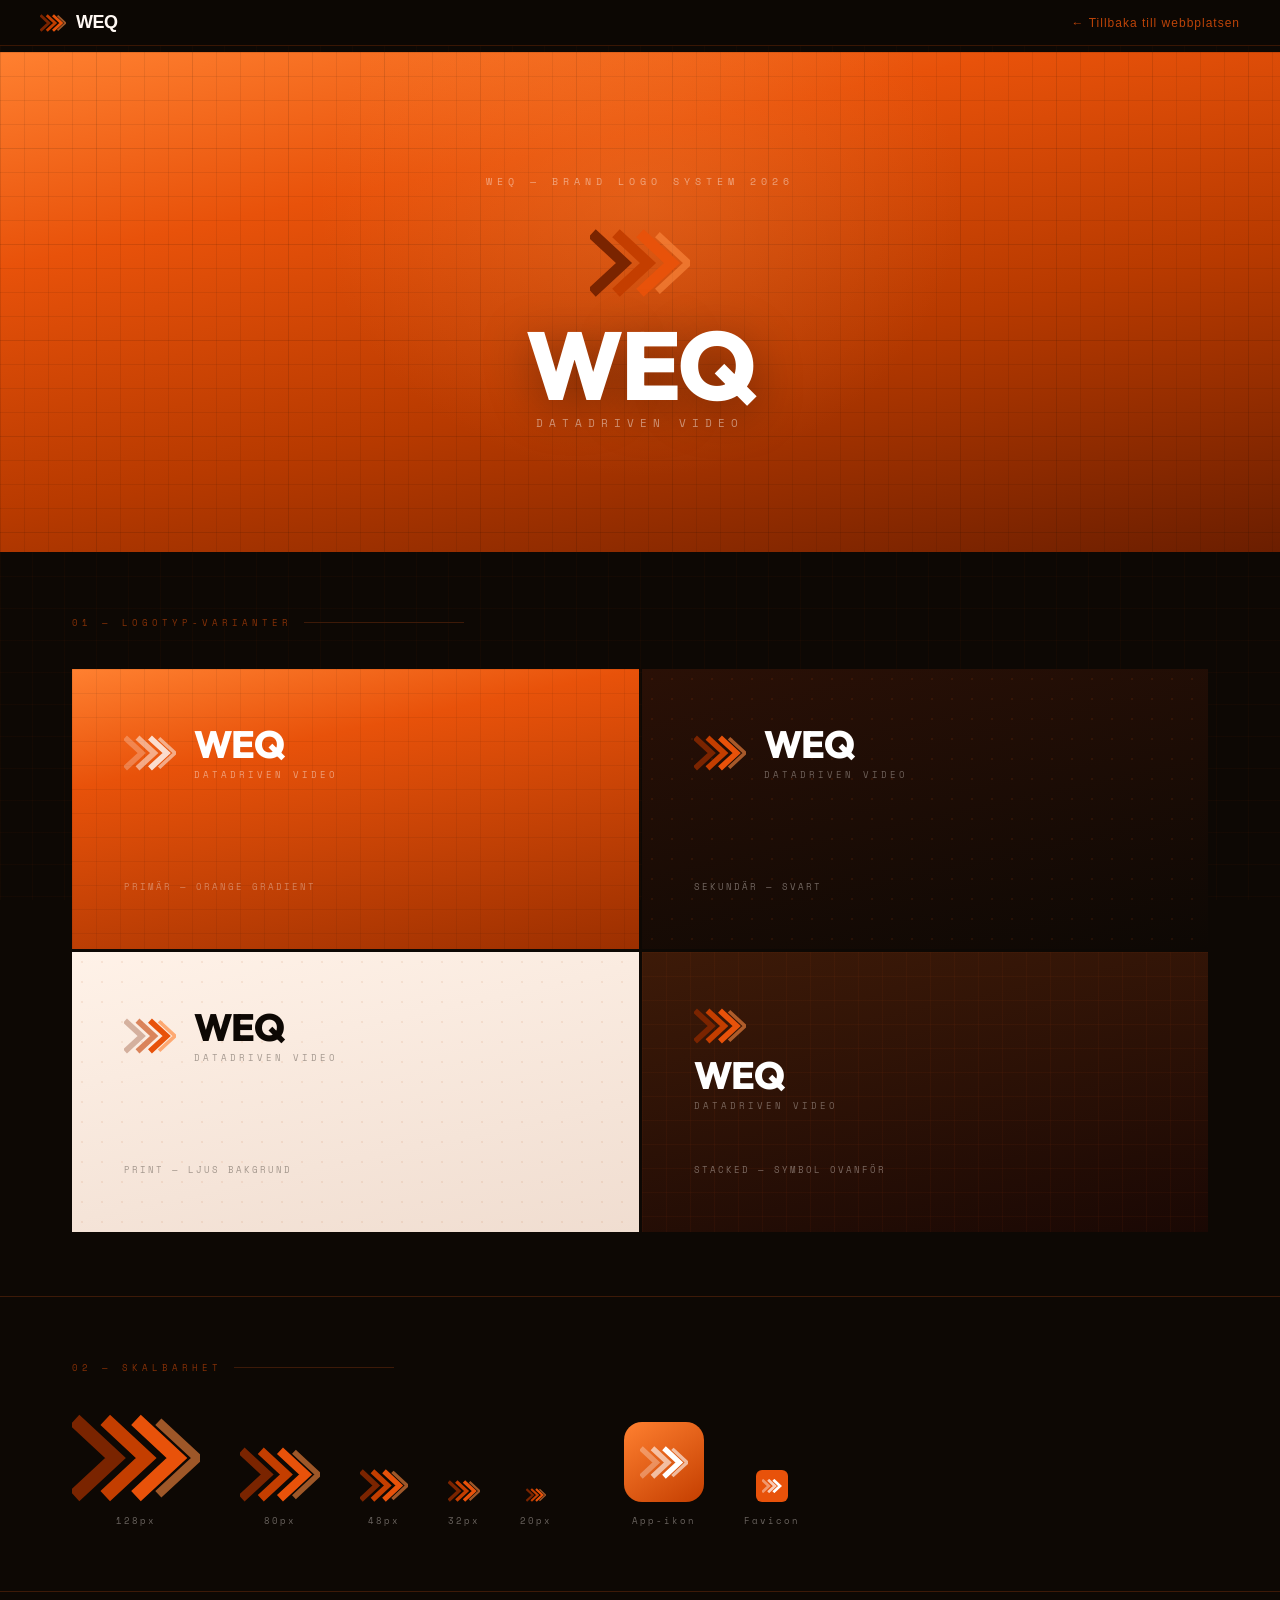
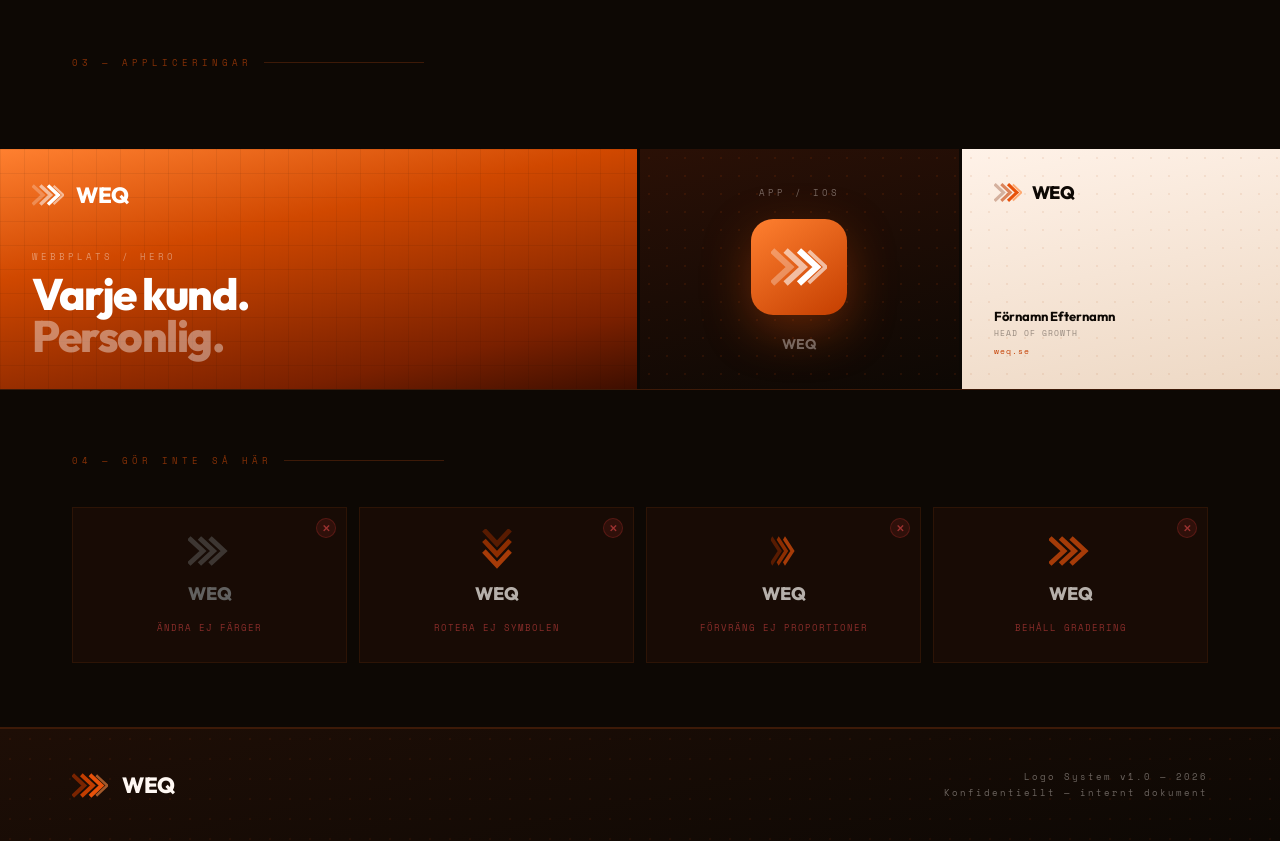
<file: logotyp.html>
<!DOCTYPE html>
<html lang="sv">
<head>
<meta charset="UTF-8">
<meta name="viewport" content="width=device-width, initial-scale=1.0">
<title>WEQ — Logo System</title>
<link href="https://fonts.googleapis.com/css2?family=Space+Mono:wght@400;700&family=Outfit:wght@300;400;600;700;800;900&family=DM+Sans:wght@300;400&display=swap" rel="stylesheet">
<style>
*, *::before, *::after { box-sizing: border-box; margin: 0; padding: 0; }

:root {
  --o1: #FF8C42;
  --o2: #E8520A;
  --o3: #C43E00;
  --o4: #7A2400;
  --black: #0D0804;
  --surface: #160A04;
  --card: #1E0E06;
  --border: #3D1A08;
  --muted: rgba(255,248,243,0.38);
  --white: #FFF8F3;
  --cream: #F5EDE3;
}

body {
  background: var(--black);
  color: var(--white);
  font-family: 'Outfit', sans-serif;
}

/* ── GLOBAL GRID TEXTURE ── */
body::before {
  content: '';
  position: fixed; inset: 0;
  background-image:
    linear-gradient(rgba(232,82,10,0.035) 1px, transparent 1px),
    linear-gradient(90deg, rgba(232,82,10,0.035) 1px, transparent 1px);
  background-size: 32px 32px;
  pointer-events: none; z-index: 0;
}
* { position: relative; z-index: 1; }

/* ════════════════════════════════
   CHEVRON SVG COMPONENT
   Used inline via CSS background
════════════════════════════════ */

/* ── HERO PANEL ── */
.hero {
  background: linear-gradient(168deg, #FF8030 0%, #E8520A 28%, #B83A00 60%, #6B1E00 100%);
  min-height: 500px;
  display: flex; align-items: center; justify-content: center;
  flex-direction: column; gap: 40px;
  align-items: center;
  padding: 80px;
  overflow: hidden;
}
.hero::before {
  content: '';
  position: absolute; inset: 0;
  background-image:
    linear-gradient(rgba(0,0,0,0.07) 1px, transparent 1px),
    linear-gradient(90deg, rgba(0,0,0,0.07) 1px, transparent 1px),
    linear-gradient(rgba(0,0,0,0.04) 1px, transparent 1px),
    linear-gradient(90deg, rgba(0,0,0,0.04) 1px, transparent 1px);
  background-size: 24px 24px, 24px 24px, 96px 96px, 96px 96px;
  pointer-events: none; z-index: 0;
}
.hero::after {
  content: '';
  position: absolute; top: -150px; left: 50%; transform: translateX(-50%);
  width: 700px; height: 600px;
  background: radial-gradient(ellipse, rgba(255,160,80,0.22) 0%, transparent 65%);
  pointer-events: none; z-index: 0;
}
.hero-eyebrow {
  font-family: 'Space Mono', monospace;
  font-size: 10px; letter-spacing: 5px; text-transform: uppercase;
  color: rgba(255,255,255,0.45);
}
.hero-logo-full {
  display: flex; flex-direction: column;
  align-items: center; gap: 20px;
}
.hero-wordmark {
  font-family: 'Outfit', sans-serif;
  font-size: 96px; font-weight: 800;
  letter-spacing: -2px; color: #fff;
  line-height: 1;
  text-shadow: 0 8px 48px rgba(0,0,0,0.4);
}
.hero-tagline {
  font-family: 'Space Mono', monospace;
  font-size: 11px; letter-spacing: 5px; text-transform: uppercase;
  color: rgba(255,255,255,0.45);
}

/* ── SECTION ── */
.sec {
  padding: 64px 72px;
  border-bottom: 1px solid var(--border);
}
.sec-label {
  font-family: 'Space Mono', monospace;
  font-size: 9px; letter-spacing: 4px; text-transform: uppercase;
  color: rgba(232,82,10,0.55); margin-bottom: 40px;
  display: flex; align-items: center; gap: 12px;
}
.sec-label::after { content: ''; flex:1; height:1px; background: var(--border); max-width: 160px; }

/* ── LOGO VARIANTS GRID ── */
.variants-grid {
  display: grid;
  grid-template-columns: 1fr 1fr;
  gap: 3px;
}
.var-panel {
  padding: 56px 52px;
  display: flex; flex-direction: column;
  justify-content: space-between;
  min-height: 280px;
  overflow: hidden;
}

/* Panel backgrounds */
.vp-orange {
  background: linear-gradient(168deg, #FF8030 0%, #E8520A 30%, #9B2F00 100%);
}
.vp-orange::before {
  content: '';
  position: absolute; inset: 0;
  background-image:
    linear-gradient(rgba(0,0,0,0.06) 1px, transparent 1px),
    linear-gradient(90deg, rgba(0,0,0,0.06) 1px, transparent 1px);
  background-size: 24px 24px; pointer-events: none; z-index: 0;
}

.vp-black {
  background: linear-gradient(168deg, #2A1006 0%, #0D0804 100%);
}
.vp-black::before {
  content: '';
  position: absolute; inset: 0;
  background-image: radial-gradient(rgba(232,82,10,0.1) 1px, transparent 1px);
  background-size: 20px 20px; pointer-events: none; z-index: 0;
}

.vp-cream {
  background: linear-gradient(168deg, #FFF2E8 0%, #F0DDD0 100%);
}
.vp-cream::before {
  content: '';
  position: absolute; inset: 0;
  background-image: radial-gradient(rgba(180,80,20,0.09) 1px, transparent 1px);
  background-size: 20px 20px; pointer-events: none; z-index: 0;
}

.vp-dark {
  background: linear-gradient(168deg, #3D1A08 0%, #1A0804 100%);
}
.vp-dark::before {
  content: '';
  position: absolute; inset: 0;
  background-image:
    linear-gradient(rgba(232,82,10,0.05) 1px, transparent 1px),
    linear-gradient(90deg, rgba(232,82,10,0.05) 1px, transparent 1px);
  background-size: 24px 24px; pointer-events: none; z-index: 0;
}

.var-panel > * { position: relative; z-index: 1; }

.lockup-horizontal {
  display: flex; align-items: center; gap: 18px;
}
.lockup-stacked {
  display: flex; flex-direction: column; align-items: flex-start; gap: 12px;
}

.wm { font-family: 'Outfit', sans-serif; font-weight: 800; letter-spacing: -1px; line-height: 1; }
.wm-light { color: #fff; }
.wm-dark  { color: var(--black); }

.panel-note {
  font-family: 'Space Mono', monospace;
  font-size: 9px; letter-spacing: 2px; text-transform: uppercase;
}
.pn-light { color: rgba(255,255,255,0.35); }
.pn-dark  { color: rgba(13,8,4,0.35); }
.pn-muted { color: var(--muted); }

/* ── ICON SIZES ── */
.sizes-row {
  display: flex; align-items: flex-end; gap: 40px;
  flex-wrap: wrap;
}
.size-item {
  display: flex; flex-direction: column; align-items: center; gap: 12px;
}
.size-label {
  font-family: 'Space Mono', monospace;
  font-size: 9px; letter-spacing: 2px; color: var(--muted);
}

/* ── CLEAR SPACE ── */
.clearspace-demo {
  background: var(--card);
  border: 1px solid var(--border);
  padding: 48px;
  display: inline-flex; align-items: center; justify-content: center;
  position: relative;
}
.cs-box {
  border: 1px dashed rgba(232,82,10,0.3);
  padding: 32px;
  display: flex; align-items: center; gap: 16px;
}
.cs-arrows {
  position: absolute;
  font-family: 'Space Mono', monospace;
  font-size: 9px; color: rgba(232,82,10,0.5);
  letter-spacing: 1px;
}

/* ── DON'T DO ── */
.donts-grid {
  display: grid;
  grid-template-columns: repeat(4, 1fr);
  gap: 12px;
}
.dont-card {
  background: var(--card);
  border: 1px solid var(--border);
  padding: 28px 20px;
  display: flex; flex-direction: column; align-items: center; gap: 16px;
  opacity: 0.7;
}
.dont-label {
  font-family: 'Space Mono', monospace;
  font-size: 9px; letter-spacing: 1px; text-transform: uppercase;
  color: rgba(255,80,80,0.7); text-align: center;
}
.dont-x {
  position: absolute; top: 10px; right: 10px;
  width: 20px; height: 20px;
  background: rgba(255,60,60,0.15);
  border: 1px solid rgba(255,60,60,0.3);
  border-radius: 50%;
  display: flex; align-items: center; justify-content: center;
  font-size: 10px; color: rgba(255,80,80,0.8);
  font-weight: 700;
}

/* ── MOCKUP STRIP ── */
.mockup-strip {
  display: grid;
  grid-template-columns: 2fr 1fr 1fr;
  gap: 3px;
}
.mock-card {
  overflow: hidden;
  display: flex; flex-direction: column; justify-content: space-between;
  padding: 32px;
  min-height: 240px;
}
.mc-hero {
  background: linear-gradient(168deg, #FF8030 0%, #D04800 35%, #7A2000 80%, #3D0E00 100%);
}
.mc-hero::before {
  content: '';
  position: absolute; inset: 0;
  background-image:
    linear-gradient(rgba(0,0,0,0.06) 1px, transparent 1px),
    linear-gradient(90deg, rgba(0,0,0,0.06) 1px, transparent 1px);
  background-size: 24px 24px; pointer-events: none; z-index: 0;
}
.mc-dark {
  background: linear-gradient(168deg, #2A1006, #0D0804);
}
.mc-dark::before {
  content: '';
  position: absolute; inset: 0;
  background-image: radial-gradient(rgba(232,82,10,0.1) 1px, transparent 1px);
  background-size: 18px 18px; pointer-events: none; z-index: 0;
}
.mc-cream {
  background: linear-gradient(168deg, #FFF2E8, #EDD8C4);
}
.mc-cream::before {
  content: '';
  position: absolute; inset: 0;
  background-image: radial-gradient(rgba(180,80,20,0.09) 1px, transparent 1px);
  background-size: 18px 18px; pointer-events: none; z-index: 0;
}
.mock-card > * { position: relative; z-index: 1; }

.mc-headline {
  font-family: 'Outfit', sans-serif;
  font-weight: 800; line-height: 0.95; letter-spacing: -1.5px;
}
.mc-sub {
  font-family: 'Space Mono', monospace;
  font-size: 9px; letter-spacing: 3px; text-transform: uppercase;
}

/* ── FOOTER ── */
footer {
  padding: 40px 72px;
  border-top: 1px solid var(--border);
  display: flex; justify-content: space-between; align-items: center;
  background: linear-gradient(168deg, #1E0E06, #0D0804);
}
footer::before {
  content: '';
  position: absolute; inset: 0;
  background-image: radial-gradient(rgba(232,82,10,0.08) 1px, transparent 1px);
  background-size: 20px 20px; pointer-events: none; z-index: 0;
}
footer > * { position: relative; z-index: 1; }
</style>
</head>
<body>
<style>
.site-backnav{position:fixed;top:0;left:0;right:0;z-index:999;background:rgba(13,8,4,0.97);backdrop-filter:blur(8px);border-bottom:1px solid rgba(232,82,10,0.2);display:flex;align-items:center;justify-content:space-between;padding:12px 40px;font-family:sans-serif}
.site-backnav .backnav-logo{display:flex;align-items:center;gap:10px;text-decoration:none}
.site-backnav .backnav-wordmark{font-weight:800;font-size:18px;color:#FFF8F3;letter-spacing:-0.5px}
.site-backnav .backnav-back{font-size:12px;letter-spacing:1px;color:rgba(232,82,10,0.8);text-decoration:none;transition:color .2s}
.site-backnav .backnav-back:hover{color:#E8520A}
body{padding-top:52px!important}
</style>
<div class="site-backnav">
  <a class="backnav-logo" href="/">
    <svg width="26" height="18" viewBox="0 0 100 68" fill="none" xmlns="http://www.w3.org/2000/svg">
      <polyline points="6,8 34,34 6,60" stroke="#7A2400" stroke-width="11" fill="none" stroke-linecap="square" stroke-linejoin="miter"/>
      <polyline points="30,8 58,34 30,60" stroke="#C43E00" stroke-width="11" fill="none" stroke-linecap="square" stroke-linejoin="miter"/>
      <polyline points="54,8 82,34 54,60" stroke="#E8520A" stroke-width="11" fill="none" stroke-linecap="square" stroke-linejoin="miter"/>
      <polyline points="70,8 98,34 70,60" stroke="#FF8C42" stroke-width="7" fill="none" stroke-linecap="square" stroke-linejoin="miter" opacity="0.6"/>
    </svg>
    <span class="backnav-wordmark">WEQ</span>
  </a>
  <a class="backnav-back" href="/">← Tillbaka till webbplatsen</a>
</div>

<!-- ══ HERO ══ -->
<div class="hero">
  <div class="hero-eyebrow">WEQ — Brand Logo System 2026</div>
  <div class="hero-logo-full" style="align-items:center">
    <!-- MAIN CHEVRON — centered -->
    <svg width="100" height="68" viewBox="0 0 100 68" fill="none">
      <polyline points="6,8  34,34  6,60"  stroke="var(--o4)" stroke-width="11" fill="none" stroke-linecap="square" stroke-linejoin="miter"/>
      <polyline points="30,8 58,34 30,60"  stroke="var(--o3)" stroke-width="11" fill="none" stroke-linecap="square" stroke-linejoin="miter"/>
      <polyline points="54,8 82,34 54,60"  stroke="var(--o2)" stroke-width="11" fill="none" stroke-linecap="square" stroke-linejoin="miter"/>
      <polyline points="70,8 98,34 70,60"  stroke="var(--o1)" stroke-width="7"  fill="none" stroke-linecap="square" stroke-linejoin="miter" opacity="0.6"/>
    </svg>
    <!-- Text block — DATADRIVEN centered under WEQ -->
    <div style="text-align:center">
      <div class="hero-wordmark">WEQ</div>
      <div class="hero-tagline" style="margin-top:2px;letter-spacing:6px;font-size:11px">Datadriven video</div>
    </div>
  </div>
</div>

<!-- ══ LOGO VARIANTS ══ -->
<div class="sec">
  <div class="sec-label">01 — Logotyp-varianter</div>
  <div class="variants-grid">

    <!-- Orange gradient -->
    <div class="var-panel vp-orange">
      <div class="lockup-horizontal">
        <svg width="52" height="36" viewBox="0 0 100 68" fill="none">
          <polyline points="6,8  34,34  6,60"  stroke="rgba(255,255,255,0.25)" stroke-width="11" fill="none" stroke-linecap="square" stroke-linejoin="miter"/>
          <polyline points="30,8 58,34 30,60"  stroke="rgba(255,255,255,0.5)"  stroke-width="11" fill="none" stroke-linecap="square" stroke-linejoin="miter"/>
          <polyline points="54,8 82,34 54,60"  stroke="rgba(255,255,255,0.8)"  stroke-width="11" fill="none" stroke-linecap="square" stroke-linejoin="miter"/>
          <polyline points="70,8 98,34 70,60"  stroke="rgba(255,255,255,0.5)"  stroke-width="7"  fill="none" stroke-linecap="square" stroke-linejoin="miter"/>
        </svg>
        <div>
          <div class="wm wm-light" style="font-size:38px">WEQ</div>
          <div style="font-family:'Space Mono',monospace;font-size:9px;letter-spacing:3px;text-transform:uppercase;color:rgba(255,255,255,0.45);margin-top:5px">Datadriven video</div>
        </div>
      </div>
      <div class="panel-note pn-light">Primär — Orange gradient</div>
    </div>

    <!-- Black -->
    <div class="var-panel vp-black">
      <div class="lockup-horizontal">
        <svg width="52" height="36" viewBox="0 0 100 68" fill="none">
          <polyline points="6,8  34,34  6,60"  stroke="var(--o4)" stroke-width="11" fill="none" stroke-linecap="square" stroke-linejoin="miter"/>
          <polyline points="30,8 58,34 30,60"  stroke="var(--o3)" stroke-width="11" fill="none" stroke-linecap="square" stroke-linejoin="miter"/>
          <polyline points="54,8 82,34 54,60"  stroke="var(--o2)" stroke-width="11" fill="none" stroke-linecap="square" stroke-linejoin="miter"/>
          <polyline points="70,8 98,34 70,60"  stroke="var(--o1)" stroke-width="7"  fill="none" stroke-linecap="square" stroke-linejoin="miter" opacity="0.6"/>
        </svg>
        <div>
          <div class="wm wm-light" style="font-size:38px">WEQ</div>
          <div style="font-family:'Space Mono',monospace;font-size:9px;letter-spacing:3px;text-transform:uppercase;color:rgba(255,248,243,0.35);margin-top:5px">Datadriven video</div>
        </div>
      </div>
      <div class="panel-note pn-muted">Sekundär — Svart</div>
    </div>

    <!-- Cream -->
    <div class="var-panel vp-cream">
      <div class="lockup-horizontal">
        <svg width="52" height="36" viewBox="0 0 100 68" fill="none">
          <polyline points="6,8  34,34  6,60"  stroke="rgba(122,36,0,0.3)"  stroke-width="11" fill="none" stroke-linecap="square" stroke-linejoin="miter"/>
          <polyline points="30,8 58,34 30,60"  stroke="rgba(196,62,0,0.6)"  stroke-width="11" fill="none" stroke-linecap="square" stroke-linejoin="miter"/>
          <polyline points="54,8 82,34 54,60"  stroke="var(--o2)"           stroke-width="11" fill="none" stroke-linecap="square" stroke-linejoin="miter"/>
          <polyline points="70,8 98,34 70,60"  stroke="var(--o1)"           stroke-width="7"  fill="none" stroke-linecap="square" stroke-linejoin="miter" opacity="0.7"/>
        </svg>
        <div>
          <div class="wm wm-dark" style="font-size:38px">WEQ</div>
          <div style="font-family:'Space Mono',monospace;font-size:9px;letter-spacing:3px;text-transform:uppercase;color:rgba(13,8,4,0.35);margin-top:5px">Datadriven video</div>
        </div>
      </div>
      <div class="panel-note pn-dark">Print — Ljus bakgrund</div>
    </div>

    <!-- Stacked on dark -->
    <div class="var-panel vp-dark">
      <div class="lockup-stacked">
        <svg width="52" height="36" viewBox="0 0 100 68" fill="none">
          <polyline points="6,8  34,34  6,60"  stroke="var(--o4)" stroke-width="11" fill="none" stroke-linecap="square" stroke-linejoin="miter"/>
          <polyline points="30,8 58,34 30,60"  stroke="var(--o3)" stroke-width="11" fill="none" stroke-linecap="square" stroke-linejoin="miter"/>
          <polyline points="54,8 82,34 54,60"  stroke="var(--o2)" stroke-width="11" fill="none" stroke-linecap="square" stroke-linejoin="miter"/>
          <polyline points="70,8 98,34 70,60"  stroke="var(--o1)" stroke-width="7"  fill="none" stroke-linecap="square" stroke-linejoin="miter" opacity="0.6"/>
        </svg>
        <div>
          <div class="wm wm-light" style="font-size:38px">WEQ</div>
          <div style="font-family:'Space Mono',monospace;font-size:9px;letter-spacing:3px;text-transform:uppercase;color:rgba(255,248,243,0.35);margin-top:5px">Datadriven video</div>
        </div>
      </div>
      <div class="panel-note pn-muted">Stacked — Symbol ovanför</div>
    </div>

  </div>
</div>

<!-- ══ SYMBOL SIZES ══ -->
<div class="sec">
  <div class="sec-label">02 — Skalbarhet</div>
  <div class="sizes-row">
    <!-- 128px -->
    <div class="size-item">
      <svg width="128" height="88" viewBox="0 0 100 68" fill="none">
        <polyline points="6,8  34,34  6,60"  stroke="var(--o4)" stroke-width="11" fill="none" stroke-linecap="square" stroke-linejoin="miter"/>
        <polyline points="30,8 58,34 30,60"  stroke="var(--o3)" stroke-width="11" fill="none" stroke-linecap="square" stroke-linejoin="miter"/>
        <polyline points="54,8 82,34 54,60"  stroke="var(--o2)" stroke-width="11" fill="none" stroke-linecap="square" stroke-linejoin="miter"/>
        <polyline points="70,8 98,34 70,60"  stroke="var(--o1)" stroke-width="7"  fill="none" stroke-linecap="square" stroke-linejoin="miter" opacity="0.6"/>
      </svg>
      <div class="size-label">128px</div>
    </div>
    <!-- 80px -->
    <div class="size-item">
      <svg width="80" height="55" viewBox="0 0 100 68" fill="none">
        <polyline points="6,8  34,34  6,60"  stroke="var(--o4)" stroke-width="11" fill="none" stroke-linecap="square" stroke-linejoin="miter"/>
        <polyline points="30,8 58,34 30,60"  stroke="var(--o3)" stroke-width="11" fill="none" stroke-linecap="square" stroke-linejoin="miter"/>
        <polyline points="54,8 82,34 54,60"  stroke="var(--o2)" stroke-width="11" fill="none" stroke-linecap="square" stroke-linejoin="miter"/>
        <polyline points="70,8 98,34 70,60"  stroke="var(--o1)" stroke-width="7"  fill="none" stroke-linecap="square" stroke-linejoin="miter" opacity="0.6"/>
      </svg>
      <div class="size-label">80px</div>
    </div>
    <!-- 48px -->
    <div class="size-item">
      <svg width="48" height="33" viewBox="0 0 100 68" fill="none">
        <polyline points="6,8  34,34  6,60"  stroke="var(--o4)" stroke-width="11" fill="none" stroke-linecap="square" stroke-linejoin="miter"/>
        <polyline points="30,8 58,34 30,60"  stroke="var(--o3)" stroke-width="11" fill="none" stroke-linecap="square" stroke-linejoin="miter"/>
        <polyline points="54,8 82,34 54,60"  stroke="var(--o2)" stroke-width="11" fill="none" stroke-linecap="square" stroke-linejoin="miter"/>
        <polyline points="70,8 98,34 70,60"  stroke="var(--o1)" stroke-width="7"  fill="none" stroke-linecap="square" stroke-linejoin="miter" opacity="0.6"/>
      </svg>
      <div class="size-label">48px</div>
    </div>
    <!-- 32px -->
    <div class="size-item">
      <svg width="32" height="22" viewBox="0 0 100 68" fill="none">
        <polyline points="6,8  34,34  6,60"  stroke="var(--o4)" stroke-width="11" fill="none" stroke-linecap="square" stroke-linejoin="miter"/>
        <polyline points="30,8 58,34 30,60"  stroke="var(--o3)" stroke-width="11" fill="none" stroke-linecap="square" stroke-linejoin="miter"/>
        <polyline points="54,8 82,34 54,60"  stroke="var(--o2)" stroke-width="11" fill="none" stroke-linecap="square" stroke-linejoin="miter"/>
        <polyline points="70,8 98,34 70,60"  stroke="var(--o1)" stroke-width="7"  fill="none" stroke-linecap="square" stroke-linejoin="miter" opacity="0.6"/>
      </svg>
      <div class="size-label">32px</div>
    </div>
    <!-- 20px -->
    <div class="size-item">
      <svg width="20" height="14" viewBox="0 0 100 68" fill="none">
        <polyline points="6,8  34,34  6,60"  stroke="var(--o4)" stroke-width="11" fill="none" stroke-linecap="square" stroke-linejoin="miter"/>
        <polyline points="30,8 58,34 30,60"  stroke="var(--o3)" stroke-width="11" fill="none" stroke-linecap="square" stroke-linejoin="miter"/>
        <polyline points="54,8 82,34 54,60"  stroke="var(--o2)" stroke-width="11" fill="none" stroke-linecap="square" stroke-linejoin="miter"/>
        <polyline points="70,8 98,34 70,60"  stroke="var(--o1)" stroke-width="7"  fill="none" stroke-linecap="square" stroke-linejoin="miter" opacity="0.6"/>
      </svg>
      <div class="size-label">20px</div>
    </div>
    <!-- App icon -->
    <div class="size-item" style="margin-left:32px">
      <div style="background:linear-gradient(145deg,#FF8030,#C43E00);width:80px;height:80px;border-radius:18px;display:flex;align-items:center;justify-content:center">
        <svg width="48" height="33" viewBox="0 0 100 68" fill="none">
          <polyline points="6,8  34,34  6,60"  stroke="rgba(255,255,255,0.3)" stroke-width="11" fill="none" stroke-linecap="square" stroke-linejoin="miter"/>
          <polyline points="30,8 58,34 30,60"  stroke="rgba(255,255,255,0.6)" stroke-width="11" fill="none" stroke-linecap="square" stroke-linejoin="miter"/>
          <polyline points="54,8 82,34 54,60"  stroke="#fff"                  stroke-width="11" fill="none" stroke-linecap="square" stroke-linejoin="miter"/>
          <polyline points="70,8 98,34 70,60"  stroke="rgba(255,255,255,0.6)" stroke-width="7"  fill="none" stroke-linecap="square" stroke-linejoin="miter"/>
        </svg>
      </div>
      <div class="size-label">App-ikon</div>
    </div>
    <!-- Favicon -->
    <div class="size-item">
      <div style="background:var(--o2);width:32px;height:32px;border-radius:6px;display:flex;align-items:center;justify-content:center">
        <svg width="20" height="14" viewBox="0 0 100 68" fill="none">
          <polyline points="6,8  34,34  6,60"  stroke="rgba(255,255,255,0.4)" stroke-width="14" fill="none" stroke-linecap="square" stroke-linejoin="miter"/>
          <polyline points="36,8 64,34 36,60"  stroke="rgba(255,255,255,0.7)" stroke-width="14" fill="none" stroke-linecap="square" stroke-linejoin="miter"/>
          <polyline points="62,8 90,34 62,60"  stroke="#fff"                  stroke-width="14" fill="none" stroke-linecap="square" stroke-linejoin="miter"/>
        </svg>
      </div>
      <div class="size-label">Favicon</div>
    </div>
  </div>
</div>

<!-- ══ MOCKUP STRIP ══ -->
<div class="sec" style="padding:0">
  <div style="padding:64px 72px 40px">
    <div class="sec-label">03 — Appliceringar</div>
  </div>
  <div class="mockup-strip">

    <!-- Main hero mockup -->
    <div class="mock-card mc-hero">
      <div style="display:flex;align-items:center;gap:12px">
        <svg width="32" height="22" viewBox="0 0 100 68" fill="none">
          <polyline points="6,8  34,34  6,60"  stroke="rgba(255,255,255,0.25)" stroke-width="11" fill="none" stroke-linecap="square" stroke-linejoin="miter"/>
          <polyline points="30,8 58,34 30,60"  stroke="rgba(255,255,255,0.55)" stroke-width="11" fill="none" stroke-linecap="square" stroke-linejoin="miter"/>
          <polyline points="54,8 82,34 54,60"  stroke="#fff"                   stroke-width="11" fill="none" stroke-linecap="square" stroke-linejoin="miter"/>
          <polyline points="70,8 98,34 70,60"  stroke="rgba(255,255,255,0.55)" stroke-width="7"  fill="none" stroke-linecap="square" stroke-linejoin="miter"/>
        </svg>
        <span style="font-family:'Outfit',sans-serif;font-weight:800;font-size:22px;color:#fff;letter-spacing:-0.5px">WEQ</span>
      </div>
      <div>
        <div class="mc-sub" style="color:rgba(255,255,255,0.4);margin-bottom:10px">Webbplats / Hero</div>
        <div class="mc-headline" style="font-size:44px;color:#fff">Varje kund.<br><span style="color:rgba(255,255,255,0.4)">Personlig.</span></div>
      </div>
    </div>

    <!-- App icon mockup -->
    <div class="mock-card mc-dark" style="align-items:center;justify-content:center;gap:20px">
      <div class="mc-sub" style="color:var(--muted)">App / iOS</div>
      <div style="background:linear-gradient(145deg,#FF8030,#C43E00);width:96px;height:96px;border-radius:22px;display:flex;align-items:center;justify-content:center;box-shadow:0 16px 48px rgba(232,82,10,0.35)">
        <svg width="56" height="38" viewBox="0 0 100 68" fill="none">
          <polyline points="6,8  34,34  6,60"  stroke="rgba(255,255,255,0.3)" stroke-width="11" fill="none" stroke-linecap="square" stroke-linejoin="miter"/>
          <polyline points="30,8 58,34 30,60"  stroke="rgba(255,255,255,0.6)" stroke-width="11" fill="none" stroke-linecap="square" stroke-linejoin="miter"/>
          <polyline points="54,8 82,34 54,60"  stroke="#fff"                  stroke-width="11" fill="none" stroke-linecap="square" stroke-linejoin="miter"/>
          <polyline points="70,8 98,34 70,60"  stroke="rgba(255,255,255,0.6)" stroke-width="7"  fill="none" stroke-linecap="square" stroke-linejoin="miter"/>
        </svg>
      </div>
      <div style="font-family:'Outfit',sans-serif;font-weight:700;font-size:14px;color:var(--muted)">WEQ</div>
    </div>

    <!-- Visitkort mockup -->
    <div class="mock-card mc-cream" style="justify-content:space-between">
      <div style="display:flex;align-items:center;gap:10px">
        <svg width="28" height="19" viewBox="0 0 100 68" fill="none">
          <polyline points="6,8  34,34  6,60"  stroke="rgba(122,36,0,0.3)" stroke-width="11" fill="none" stroke-linecap="square" stroke-linejoin="miter"/>
          <polyline points="30,8 58,34 30,60"  stroke="rgba(196,62,0,0.6)" stroke-width="11" fill="none" stroke-linecap="square" stroke-linejoin="miter"/>
          <polyline points="54,8 82,34 54,60"  stroke="var(--o2)"          stroke-width="11" fill="none" stroke-linecap="square" stroke-linejoin="miter"/>
          <polyline points="70,8 98,34 70,60"  stroke="var(--o1)"          stroke-width="7"  fill="none" stroke-linecap="square" stroke-linejoin="miter" opacity="0.7"/>
        </svg>
        <span style="font-family:'Outfit',sans-serif;font-weight:800;font-size:18px;color:var(--black);letter-spacing:-0.5px">WEQ</span>
      </div>
      <div>
        <div style="font-family:'Outfit',sans-serif;font-weight:700;font-size:13px;color:var(--black);margin-bottom:3px">Förnamn Efternamn</div>
        <div style="font-family:'Space Mono',monospace;font-size:8px;letter-spacing:1px;color:rgba(13,8,4,0.4);text-transform:uppercase">Head of Growth</div>
        <div style="font-family:'Space Mono',monospace;font-size:8px;letter-spacing:1px;color:var(--o3);margin-top:6px">weq.se</div>
      </div>
    </div>

  </div>
</div>

<!-- ══ DON'T DO ══ -->
<div class="sec">
  <div class="sec-label">04 — Gör inte så här</div>
  <div class="donts-grid">
    <div class="dont-card">
      <div class="dont-x">✕</div>
      <svg width="44" height="30" viewBox="0 0 100 68" fill="none" style="filter:grayscale(1);opacity:0.5">
        <polyline points="6,8  34,34  6,60"  stroke="#888" stroke-width="11" fill="none" stroke-linecap="square" stroke-linejoin="miter"/>
        <polyline points="30,8 58,34 30,60"  stroke="#888" stroke-width="11" fill="none" stroke-linecap="square" stroke-linejoin="miter"/>
        <polyline points="54,8 82,34 54,60"  stroke="#888" stroke-width="11" fill="none" stroke-linecap="square" stroke-linejoin="miter"/>
      </svg>
      <div style="font-family:'Outfit',sans-serif;font-weight:800;font-size:18px;color:#888">WEQ</div>
      <div class="dont-label">Ändra ej färger</div>
    </div>
    <div class="dont-card">
      <div class="dont-x">✕</div>
      <svg width="44" height="30" viewBox="0 0 100 68" fill="none" style="transform:rotate(90deg)">
        <polyline points="6,8  34,34  6,60"  stroke="var(--o4)" stroke-width="11" fill="none" stroke-linecap="square" stroke-linejoin="miter"/>
        <polyline points="30,8 58,34 30,60"  stroke="var(--o3)" stroke-width="11" fill="none" stroke-linecap="square" stroke-linejoin="miter"/>
        <polyline points="54,8 82,34 54,60"  stroke="var(--o2)" stroke-width="11" fill="none" stroke-linecap="square" stroke-linejoin="miter"/>
      </svg>
      <div style="font-family:'Outfit',sans-serif;font-weight:800;font-size:18px;color:var(--white)">WEQ</div>
      <div class="dont-label">Rotera ej symbolen</div>
    </div>
    <div class="dont-card">
      <div class="dont-x">✕</div>
      <svg width="44" height="30" viewBox="0 0 100 68" fill="none" style="transform:scaleX(0.6)">
        <polyline points="6,8  34,34  6,60"  stroke="var(--o4)" stroke-width="11" fill="none" stroke-linecap="square" stroke-linejoin="miter"/>
        <polyline points="30,8 58,34 30,60"  stroke="var(--o3)" stroke-width="11" fill="none" stroke-linecap="square" stroke-linejoin="miter"/>
        <polyline points="54,8 82,34 54,60"  stroke="var(--o2)" stroke-width="11" fill="none" stroke-linecap="square" stroke-linejoin="miter"/>
      </svg>
      <div style="font-family:'Outfit',sans-serif;font-weight:800;font-size:18px;color:var(--white)">WEQ</div>
      <div class="dont-label">Förvräng ej proportioner</div>
    </div>
    <div class="dont-card">
      <div class="dont-x">✕</div>
      <svg width="44" height="30" viewBox="0 0 100 68" fill="none">
        <polyline points="6,8  34,34  6,60"  stroke="var(--o2)" stroke-width="11" fill="none" stroke-linecap="square" stroke-linejoin="miter"/>
        <polyline points="30,8 58,34 30,60"  stroke="var(--o2)" stroke-width="11" fill="none" stroke-linecap="square" stroke-linejoin="miter"/>
        <polyline points="54,8 82,34 54,60"  stroke="var(--o2)" stroke-width="11" fill="none" stroke-linecap="square" stroke-linejoin="miter"/>
      </svg>
      <div style="font-family:'Outfit',sans-serif;font-weight:800;font-size:18px;color:var(--white)">WEQ</div>
      <div class="dont-label">Behåll gradering</div>
    </div>
  </div>
</div>

<!-- ══ FOOTER ══ -->
<footer>
  <div style="display:flex;align-items:center;gap:14px">
    <svg width="36" height="25" viewBox="0 0 100 68" fill="none">
      <polyline points="6,8  34,34  6,60"  stroke="var(--o4)" stroke-width="11" fill="none" stroke-linecap="square" stroke-linejoin="miter"/>
      <polyline points="30,8 58,34 30,60"  stroke="var(--o3)" stroke-width="11" fill="none" stroke-linecap="square" stroke-linejoin="miter"/>
      <polyline points="54,8 82,34 54,60"  stroke="var(--o2)" stroke-width="11" fill="none" stroke-linecap="square" stroke-linejoin="miter"/>
      <polyline points="70,8 98,34 70,60"  stroke="var(--o1)" stroke-width="7"  fill="none" stroke-linecap="square" stroke-linejoin="miter" opacity="0.6"/>
    </svg>
    <span style="font-family:'Outfit',sans-serif;font-weight:800;font-size:22px;color:var(--white);letter-spacing:-0.5px">WEQ</span>
  </div>
  <div style="font-family:'Space Mono',monospace;font-size:9px;letter-spacing:2px;color:var(--muted);text-align:right;line-height:1.8">
    Logo System v1.0 — 2026<br>
    Konfidentiellt — internt dokument
  </div>
</footer>

</body>
</html>
</file>
<file: css/style.css>
/* ============================================
   WEQ.SE – Stylesheet v2
   Brand: Orange / Dark / Cream
   Fonts: Outfit + Space Mono
   ============================================ */

@font-face {
  font-family: 'Outfit';
  src: url('../fonts/Outfit.ttf') format('truetype');
  font-weight: 100 900;
  font-style: normal;
  font-display: swap;
}

@font-face {
  font-family: 'Space Mono';
  src: url('../fonts/SpaceMono-Regular.ttf') format('truetype');
  font-weight: 400;
  font-style: normal;
  font-display: swap;
}

@font-face {
  font-family: 'Space Mono';
  src: url('../fonts/SpaceMono-Bold.ttf') format('truetype');
  font-weight: 700;
  font-style: normal;
  font-display: swap;
}

*, *::before, *::after {
  box-sizing: border-box;
  margin: 0;
  padding: 0;
}

:root {
  /* Orange palette */
  --o1: #FF8C42;
  --o2: #E8520A;
  --o3: #C43E00;
  --o4: #7A2400;
  --o5: #5A1800;

  /* Neutrals */
  --void:    #0D0804;
  --surface: #1A0D06;
  --card:    #1E0E06;
  --border:  #3D1A08;
  --cream:   #F5EDE3;
  --white:   #FFF8F3;
  --muted:   rgba(255,248,243,0.38);
  --muted2:  rgba(255,248,243,0.55);
}

html { scroll-behavior: smooth; }

body {
  font-family: 'Outfit', -apple-system, BlinkMacSystemFont, sans-serif;
  background: var(--void);
  color: var(--white);
  font-size: 17px;
  line-height: 1.6;
  -webkit-font-smoothing: antialiased;
  overflow-x: hidden;
}

/* ── NAVIGATION ── */
#nav {
  position: fixed;
  top: 0; left: 0; right: 0;
  z-index: 100;
  display: flex;
  align-items: center;
  justify-content: space-between;
  padding: 18px 64px;
  background: linear-gradient(168deg, #2A1006, #0D0804);
  border-bottom: 1px solid var(--border);
  transition: padding 0.3s;
  overflow: hidden;
}

#nav::before {
  content: '';
  position: absolute;
  inset: 0;
  background-image: radial-gradient(rgba(232,82,10,0.1) 1px, transparent 1px);
  background-size: 20px 20px;
  pointer-events: none;
}

#nav > * { position: relative; z-index: 1; }

#nav.scrolled { padding: 12px 64px; }

.nav-logo {
  display: flex;
  align-items: center;
  gap: 12px;
  text-decoration: none;
}

.nav-wordmark-wrap {
  display: flex;
  flex-direction: column;
  gap: 1px;
}

.nav-wordmark {
  font-family: 'Outfit', sans-serif;
  font-weight: 800;
  font-size: 28px;
  color: var(--white);
  letter-spacing: -0.5px;
  line-height: 1;
}

.nav-payoff {
  font-family: 'Outfit', sans-serif;
  font-size: 15px;
  font-weight: 400;
  letter-spacing: 0.2px;
  color: rgba(255,248,243,0.62);
  line-height: 1;
}
.nav-divider { width: 1px; height: 22px; background: rgba(255,248,243,0.22); }

.nav-links {
  display: flex;
  align-items: center;
  gap: 36px;
  list-style: none;
}

.nav-links a {
  font-family: 'Outfit', sans-serif;
  font-size: 14px;
  font-weight: 400;
  color: var(--muted2);
  text-decoration: none;
  transition: color 0.2s;
}

.nav-links a:hover { color: var(--white); }

.btn-nav {
  background: var(--o2);
  color: #fff;
  font-family: 'Outfit', sans-serif;
  font-size: 13px;
  font-weight: 500;
  padding: 10px 22px;
  border-radius: 2px;
  text-decoration: none;
  transition: background 0.2s, transform 0.15s;
}

.btn-nav:hover { background: var(--o3); transform: translateY(-1px); }

/* ── HERO ── */
.hero {
  background: linear-gradient(168deg, #FF8030 0%, #E8520A 28%, #B83A00 60%, #5A1800 100%);
  min-height: 100vh;
  display: flex;
  align-items: center;
  padding: 120px 64px 80px;
  position: relative;
  overflow: hidden;
}

.hero-grid {
  position: absolute;
  inset: 0;
  background-image:
    linear-gradient(rgba(0,0,0,0.07) 1px, transparent 1px),
    linear-gradient(90deg, rgba(0,0,0,0.07) 1px, transparent 1px),
    linear-gradient(rgba(0,0,0,0.04) 1px, transparent 1px),
    linear-gradient(90deg, rgba(0,0,0,0.04) 1px, transparent 1px);
  background-size: 24px 24px, 24px 24px, 96px 96px, 96px 96px;
  pointer-events: none;
}

.hero-glow {
  position: absolute;
  top: -100px; left: 50%;
  transform: translateX(-50%);
  width: 900px; height: 700px;
  background: radial-gradient(ellipse, rgba(255,160,80,0.22) 0%, transparent 65%);
  pointer-events: none;
}

.hero-content {
  position: relative;
  z-index: 1;
  max-width: 760px;
}

.hero-badge {
  display: inline-flex;
  align-items: center;
  gap: 8px;
  background: rgba(0,0,0,0.2);
  border: 1px solid rgba(255,255,255,0.15);
  color: rgba(255,255,255,0.75);
  font-family: 'Space Mono', monospace;
  font-size: 9px;
  letter-spacing: 3px;
  text-transform: uppercase;
  padding: 6px 14px;
  border-radius: 100px;
  margin-bottom: 32px;
  opacity: 0;
  animation: fade-up 0.6s 0.1s forwards;
}

.hero-badge-dot {
  width: 5px; height: 5px;
  border-radius: 50%;
  background: #fff;
  opacity: 0.7;
  flex-shrink: 0;
}

.hero-h1 {
  font-family: 'Outfit', sans-serif;
  font-weight: 800;
  font-size: clamp(52px, 8vw, 96px);
  line-height: 0.95;
  letter-spacing: -3px;
  color: #fff;
  margin-bottom: 28px;
  opacity: 0;
  animation: fade-up 0.7s 0.25s forwards;
}

.hero-h1 span { color: rgba(255,255,255,0.35); }

.hero-sub {
  font-family: 'Outfit', sans-serif;
  font-weight: 300;
  font-size: clamp(16px, 2.2vw, 20px);
  color: rgba(255,255,255,0.68);
  max-width: 520px;
  line-height: 1.65;
  margin-bottom: 44px;
  opacity: 0;
  animation: fade-up 0.7s 0.4s forwards;
}

.hero-btns {
  display: flex;
  gap: 16px;
  flex-wrap: wrap;
  margin-bottom: 64px;
  opacity: 0;
  animation: fade-up 0.7s 0.55s forwards;
}

.btn-primary {
  background: #fff;
  color: var(--void);
  font-family: 'Outfit', sans-serif;
  font-size: 14px;
  font-weight: 600;
  padding: 14px 32px;
  border-radius: 2px;
  text-decoration: none;
  transition: background 0.2s, transform 0.15s;
}
.btn-primary:hover { background: var(--cream); transform: translateY(-2px); }

.btn-ghost {
  background: transparent;
  color: #fff;
  font-family: 'Outfit', sans-serif;
  font-size: 14px;
  font-weight: 500;
  padding: 13px 32px;
  border: 1.5px solid rgba(255,255,255,0.4);
  border-radius: 2px;
  text-decoration: none;
  transition: border-color 0.2s, background 0.2s, transform 0.15s;
}
.btn-ghost:hover {
  border-color: rgba(255,255,255,0.75);
  background: rgba(255,255,255,0.08);
  transform: translateY(-2px);
}

.hero-stats {
  display: flex;
  gap: 48px;
  padding-top: 32px;
  border-top: 1px solid rgba(255,255,255,0.12);
  opacity: 0;
  animation: fade-up 0.7s 0.7s forwards;
}

.hero-stat {}

.hero-stat-val {
  font-family: 'Outfit', sans-serif;
  font-weight: 800;
  font-size: clamp(28px, 4vw, 40px);
  color: #fff;
  line-height: 1;
  letter-spacing: -1px;
  display: block;
  margin-bottom: 6px;
}

.hero-stat-lbl {
  font-family: 'Space Mono', monospace;
  font-size: 9px;
  color: rgba(255,255,255,0.45);
  letter-spacing: 2px;
  text-transform: uppercase;
  line-height: 1.5;
  display: block;
}

/* ── SHARED SECTION STYLES ── */
.section-dark {
  background: linear-gradient(168deg, #2A1006 0%, #0D0804 100%);
  position: relative;
  overflow: hidden;
  padding: 100px 64px;
}

.section-cream {
  background: linear-gradient(168deg, #ffffff 0%, #EDD8C4 100%);
  position: relative;
  overflow: hidden;
  padding: 100px 64px;
}

.section-inner {
  max-width: 1100px;
  margin: 0 auto;
  position: relative;
  z-index: 1;
}

/* Background patterns */
.section-bg-grid {
  position: absolute; inset: 0;
  background-image:
    linear-gradient(rgba(232,82,10,0.04) 1px, transparent 1px),
    linear-gradient(90deg, rgba(232,82,10,0.04) 1px, transparent 1px);
  background-size: 32px 32px;
  pointer-events: none;
}

.section-bg-dots-cream {
  position: absolute; inset: 0;
  background-image: radial-gradient(rgba(180,80,20,0.08) 1px, transparent 1px);
  background-size: 20px 20px;
  pointer-events: none;
}

/* Eyebrows */
.eyebrow {
  display: block;
  font-family: 'Space Mono', monospace;
  font-size: 9px;
  letter-spacing: 4px;
  text-transform: uppercase;
  color: rgba(232,82,10,0.65);
  margin-bottom: 20px;
}

.eyebrow-dark {
  display: block;
  font-family: 'Space Mono', monospace;
  font-size: 9px;
  letter-spacing: 4px;
  text-transform: uppercase;
  color: var(--o3);
  margin-bottom: 20px;
}

.eyebrow-light {
  display: block;
  font-family: 'Space Mono', monospace;
  font-size: 9px;
  letter-spacing: 4px;
  text-transform: uppercase;
  color: rgba(255,255,255,0.5);
  margin-bottom: 20px;
}

/* Section titles */
.section-title {
  font-family: 'Outfit', sans-serif;
  font-weight: 800;
  font-size: clamp(32px, 4.5vw, 52px);
  color: #fff;
  letter-spacing: -1.5px;
  line-height: 1.08;
  margin-bottom: 56px;
}

.section-title-dark {
  font-family: 'Outfit', sans-serif;
  font-weight: 800;
  font-size: clamp(32px, 4.5vw, 52px);
  color: var(--void);
  letter-spacing: -1.5px;
  line-height: 1.08;
  margin-bottom: 20px;
}

.section-lead {
  font-family: 'Outfit', sans-serif;
  font-weight: 300;
  font-size: 18px;
  color: var(--muted);
  max-width: 560px;
  line-height: 1.65;
  margin-bottom: 56px;
}

.section-lead-dark {
  font-family: 'Outfit', sans-serif;
  font-weight: 300;
  font-size: 18px;
  color: rgba(13,8,4,0.55);
  max-width: 560px;
  line-height: 1.65;
  margin-bottom: 56px;
}

/* ── HOW IT WORKS ── */
.steps {
  display: grid;
  grid-template-columns: repeat(3, 1fr);
  gap: 2px;
}

.step {
  background: rgba(255,255,255,0.03);
  border: 1px solid rgba(61,26,8,0.85);
  padding: 36px 32px;
  transition: border-color 0.25s, background 0.25s, transform 0.25s;
}

.step:hover {
  border-color: var(--o2);
  background: rgba(232,82,10,0.04);
  transform: translateY(-4px);
}

.step-num {
  font-family: 'Space Mono', monospace;
  font-size: 9px;
  letter-spacing: 3px;
  color: rgba(232,82,10,0.5);
  text-transform: uppercase;
  margin-bottom: 18px;
}

.step-icon {
  width: 40px; height: 40px;
  background: rgba(232,82,10,0.1);
  border: 1px solid rgba(232,82,10,0.2);
  display: flex;
  align-items: center;
  justify-content: center;
  font-size: 16px;
  margin-bottom: 18px;
}

.step h3 {
  font-family: 'Outfit', sans-serif;
  font-weight: 700;
  font-size: 18px;
  color: #fff;
  margin-bottom: 10px;
  letter-spacing: -0.3px;
}

.step p {
  font-family: 'Outfit', sans-serif;
  font-weight: 300;
  font-size: 14px;
  color: rgba(255,255,255,0.4);
  line-height: 1.7;
}

/* ── CASES ── */
.cases-grid {
  display: grid;
  grid-template-columns: repeat(3, 1fr);
  gap: 3px;
}
.case-logo { height: 60px; width: auto; max-width: 80%; object-fit: contain; object-position: left bottom; display: block; margin-bottom: 22px; }
.case-cta { font-family: 'Outfit', sans-serif; font-weight: 600; font-size: 16px; color: var(--o2); text-decoration: none; transition: opacity 0.2s; }
.case-cta:hover { opacity: 0.7; }
.case-card-empty .case-inner { display: flex; flex-direction: column; height: 100%; }
.case-card-empty .case-result { margin-top: auto; }
.case-result-duo { display: flex; gap: 32px; align-items: flex-start; }
.case-result-duo > div { display: flex; flex-direction: column; gap: 5px; }
.case-result-duo .case-result-val { font-size: 32px; }

.case-card {
  background: linear-gradient(168deg, #2A1006, #0D0804);
  position: relative;
  overflow: hidden;
  transition: transform 0.25s;
  display: flex;
}

.case-card:hover { transform: translateY(-4px); }

.case-bg-dots {
  position: absolute; inset: 0;
  background-image: radial-gradient(rgba(232,82,10,0.1) 1px, transparent 1px);
  background-size: 18px 18px;
  pointer-events: none;
}

.case-inner {
  position: relative;
  z-index: 1;
  padding: 44px 40px;
  flex: 1;
  display: flex;
  flex-direction: column;
}

.case-tag {
  font-family: 'Space Mono', monospace;
  font-size: 9px;
  letter-spacing: 2px;
  color: rgba(232,82,10,0.65);
  text-transform: uppercase;
  margin-bottom: 14px;
}

.case-client {
  font-family: 'Outfit', sans-serif;
  font-weight: 800;
  font-size: 32px;
  color: #fff;
  letter-spacing: -1px;
  height: 60px;
  display: flex;
  align-items: flex-end;
  margin-bottom: 22px;
}

.case-desc {
  font-family: 'Outfit', sans-serif;
  font-weight: 300;
  font-size: 14px;
  color: rgba(255,255,255,0.45);
  line-height: 1.7;
  margin-bottom: 28px;
}

.case-result {
  display: flex;
  align-items: baseline;
  gap: 12px;
  padding-top: 22px;
  border-top: 1px solid rgba(61,26,8,0.9);
  margin-top: auto;
}

.case-result-val {
  font-family: 'Outfit', sans-serif;
  font-weight: 800;
  font-size: 36px;
  color: var(--o2);
  letter-spacing: -1px;
  line-height: 1;
}

.case-result-lbl {
  font-family: 'Space Mono', monospace;
  font-size: 9px;
  color: rgba(255,255,255,0.35);
  letter-spacing: 1px;
  text-transform: uppercase;
  line-height: 1.6;
}

/* ── MODULES ── */
.modules-grid {
  display: grid;
  grid-template-columns: repeat(5, 1fr);
  gap: 2px;
}

.module {
  background: rgba(255,255,255,0.03);
  border: 1px solid rgba(61,26,8,0.85);
  padding: 28px 22px;
  transition: border-color 0.25s, background 0.25s, transform 0.25s;
}

.module:hover {
  border-color: var(--o2);
  background: rgba(232,82,10,0.05);
  transform: translateY(-3px);
}

.module-icon {
  width: 54px; height: 54px;
  display: flex;
  align-items: center;
  justify-content: center;
  margin-bottom: 18px;
}

.module-icon img {
  width: 100%; height: 100%;
  object-fit: contain;
  display: block;
}

.module h3 {
  font-family: 'Outfit', sans-serif;
  font-weight: 700;
  font-size: 16px;
  color: #fff;
  margin-bottom: 8px;
}

.module p {
  font-family: 'Outfit', sans-serif;
  font-weight: 300;
  font-size: 13px;
  color: rgba(255,255,255,0.35);
  line-height: 1.6;
}

/* ── CTA SECTION ── */
.section-orange {
  background: linear-gradient(168deg, #FF8030 0%, #E8520A 35%, #9B2F00 100%);
  position: relative;
  overflow: hidden;
  padding: 100px 64px;
  text-align: center;
}

.section-bg-grid-dark {
  position: absolute; inset: 0;
  background-image:
    linear-gradient(rgba(0,0,0,0.06) 1px, transparent 1px),
    linear-gradient(90deg, rgba(0,0,0,0.06) 1px, transparent 1px);
  background-size: 24px 24px;
  pointer-events: none;
}

.cta-inner {
  position: relative;
  z-index: 1;
  max-width: 560px;
  margin: 0 auto;
}

.cta-title {
  font-family: 'Outfit', sans-serif;
  font-weight: 800;
  font-size: clamp(36px, 5vw, 56px);
  color: #fff;
  letter-spacing: -2px;
  line-height: 1.05;
  margin-bottom: 16px;
}

.cta-sub {
  font-family: 'Outfit', sans-serif;
  font-weight: 300;
  font-size: 17px;
  color: rgba(255,255,255,0.65);
  margin-bottom: 44px;
}

.cta-form {
  display: flex;
  flex-direction: column;
  gap: 10px;
  text-align: left;
}

.cta-form-row {
  display: grid;
  grid-template-columns: 1fr 1fr;
  gap: 10px;
}

.cta-form input,
.cta-form textarea {
  width: 100%;
  padding: 14px 18px;
  background: rgba(0,0,0,0.22);
  border: 1px solid rgba(255,255,255,0.18);
  border-radius: 0;
  color: #fff;
  font-family: 'Outfit', sans-serif;
  font-size: 14px;
  font-weight: 300;
  outline: none;
  transition: border-color 0.2s;
}

.cta-form input::placeholder,
.cta-form textarea::placeholder {
  color: rgba(255,255,255,0.4);
}

.cta-form input:focus,
.cta-form textarea:focus {
  border-color: rgba(255,255,255,0.55);
}

.cta-form textarea {
  min-height: 110px;
  resize: vertical;
}

.btn-cta-submit {
  background: var(--void);
  color: #fff;
  font-family: 'Outfit', sans-serif;
  font-size: 15px;
  font-weight: 600;
  padding: 15px 32px;
  border: none;
  border-radius: 0;
  cursor: pointer;
  transition: background 0.2s, transform 0.15s;
  align-self: stretch;
}

.btn-cta-submit:hover {
  background: #1A0D06;
  transform: translateY(-1px);
}

/* ── FOOTER ── */
footer {
  background: linear-gradient(168deg, #1A0A04, #0D0804);
  position: relative;
  overflow: hidden;
  padding: 48px 64px;
}

.footer-bg-dots {
  position: absolute; inset: 0;
  background-image: radial-gradient(rgba(232,82,10,0.08) 1px, transparent 1px);
  background-size: 20px 20px;
  pointer-events: none;
}

.footer-inner {
  position: relative;
  z-index: 1;
  max-width: 1100px;
  margin: 0 auto;
  display: flex;
  align-items: center;
  justify-content: space-between;
}

.footer-logo {
  display: flex;
  align-items: center;
  gap: 12px;
  text-decoration: none;
}

.footer-wordmark {
  font-family: 'Outfit', sans-serif;
  font-weight: 800;
  font-size: 18px;
  color: #fff;
  letter-spacing: -0.5px;
  line-height: 1;
}

.footer-payoff {
  font-family: 'Space Mono', monospace;
  font-size: 7px;
  letter-spacing: 3px;
  text-transform: uppercase;
  color: rgba(255,255,255,0.2);
  margin-top: 3px;
}

.footer-nav {
  display: flex;
  gap: 24px;
}

.footer-nav a {
  font-family: 'Outfit', sans-serif;
  font-size: 13px;
  color: rgba(255,255,255,0.3);
  text-decoration: none;
  transition: color 0.2s;
}

.footer-nav a:hover { color: rgba(255,255,255,0.7); }

.footer-copy {
  font-family: 'Space Mono', monospace;
  font-size: 9px;
  color: rgba(255,255,255,0.2);
  letter-spacing: 2px;
}

.footer-admin {
  position: relative;
  z-index: 1;
  text-align: center;
  margin-top: 20px;
}

.footer-admin a {
  font-size: 12px;
  color: #fff;
  opacity: 0.6;
  text-decoration: none;
  transition: opacity 0.2s;
}

.footer-admin a:hover { opacity: 1; }

/* ── MEDIA SECTION ── */
.media-grid {
  display: grid;
  grid-template-columns: 1fr 1fr;
  gap: 3px;
  margin-bottom: 32px;
}

.media-card {
  display: flex;
  align-items: center;
  gap: 20px;
  background: linear-gradient(168deg, #2A1006, #0D0804);
  border: 1px solid rgba(61,26,8,0.9);
  padding: 28px 28px;
  text-decoration: none;
  color: var(--white);
  transition: border-color 0.25s, transform 0.25s, background 0.25s;
  position: relative;
  overflow: hidden;
}

.media-card::before {
  content: '';
  position: absolute;
  inset: 0;
  background-image: radial-gradient(rgba(232,82,10,0.07) 1px, transparent 1px);
  background-size: 18px 18px;
  pointer-events: none;
}

.media-card:hover {
  border-color: var(--o2);
  background: linear-gradient(168deg, #3A1A08, #1A0D06);
  transform: translateY(-3px);
}

.media-card-icon {
  width: 52px;
  height: 52px;
  background: rgba(232,82,10,0.12);
  border: 1px solid rgba(232,82,10,0.22);
  display: flex;
  align-items: center;
  justify-content: center;
  flex-shrink: 0;
  position: relative;
  z-index: 1;
}

.media-card-body {
  flex: 1;
  position: relative;
  z-index: 1;
}

.media-card-label {
  font-family: 'Outfit', sans-serif;
  font-weight: 700;
  font-size: 18px;
  color: #fff;
  letter-spacing: -0.3px;
  margin-bottom: 6px;
}

.media-card-desc {
  font-family: 'Outfit', sans-serif;
  font-weight: 300;
  font-size: 13px;
  color: rgba(255,255,255,0.4);
  line-height: 1.6;
}

.media-card-arrow {
  font-size: 20px;
  color: rgba(232,82,10,0.5);
  position: relative;
  z-index: 1;
  transition: color 0.2s, transform 0.2s;
}

.media-card:hover .media-card-arrow {
  color: var(--o2);
  transform: translateX(4px);
}

.media-note {
  font-family: 'Outfit', sans-serif;
  font-size: 13px;
  color: rgba(13,8,4,0.45);
  text-align: center;
}

.media-note a {
  color: var(--o3);
  text-decoration: none;
  font-weight: 500;
}

.media-note a:hover { text-decoration: underline; }

@media (max-width: 700px) {
  .media-grid { grid-template-columns: 1fr; }
}

/* ── ANIMATIONS ── */
@keyframes fade-up {
  from { opacity: 0; transform: translateY(24px); }
  to   { opacity: 1; transform: translateY(0); }
}

.reveal {
  opacity: 0;
  transform: translateY(28px);
  transition: opacity 0.65s ease, transform 0.65s ease;
}

.reveal.visible {
  opacity: 1;
  transform: translateY(0);
}

/* ── RESPONSIVE ── */
@media (max-width: 1024px) {
  .modules-grid { grid-template-columns: repeat(3, 1fr); }
}

@media (max-width: 900px) {
  #nav { padding: 14px 28px; }
  #nav.scrolled { padding: 10px 28px; }
  .nav-links { display: none; }
  .nav-payoff, .nav-divider { display: none; }

  .hero { padding: 100px 28px 64px; }
  .hero-stats { gap: 28px; flex-wrap: wrap; }

  .section-dark,
  .section-cream,
  .section-orange { padding: 72px 28px; }

  .steps { grid-template-columns: 1fr; gap: 3px; }
  .cases-grid { grid-template-columns: 1fr; }
  .modules-grid { grid-template-columns: 1fr 1fr; }

  .footer { padding: 40px 28px; }
  .footer-inner { flex-direction: column; gap: 24px; text-align: center; }
  .footer-nav { flex-wrap: wrap; justify-content: center; }
}

@media (max-width: 600px) {
  .hero-h1 { font-size: 52px; letter-spacing: -2px; }
  .hero-btns { flex-direction: column; }
  .modules-grid { grid-template-columns: 1fr; }
  .cta-form-row { grid-template-columns: 1fr; }
}
</file>
